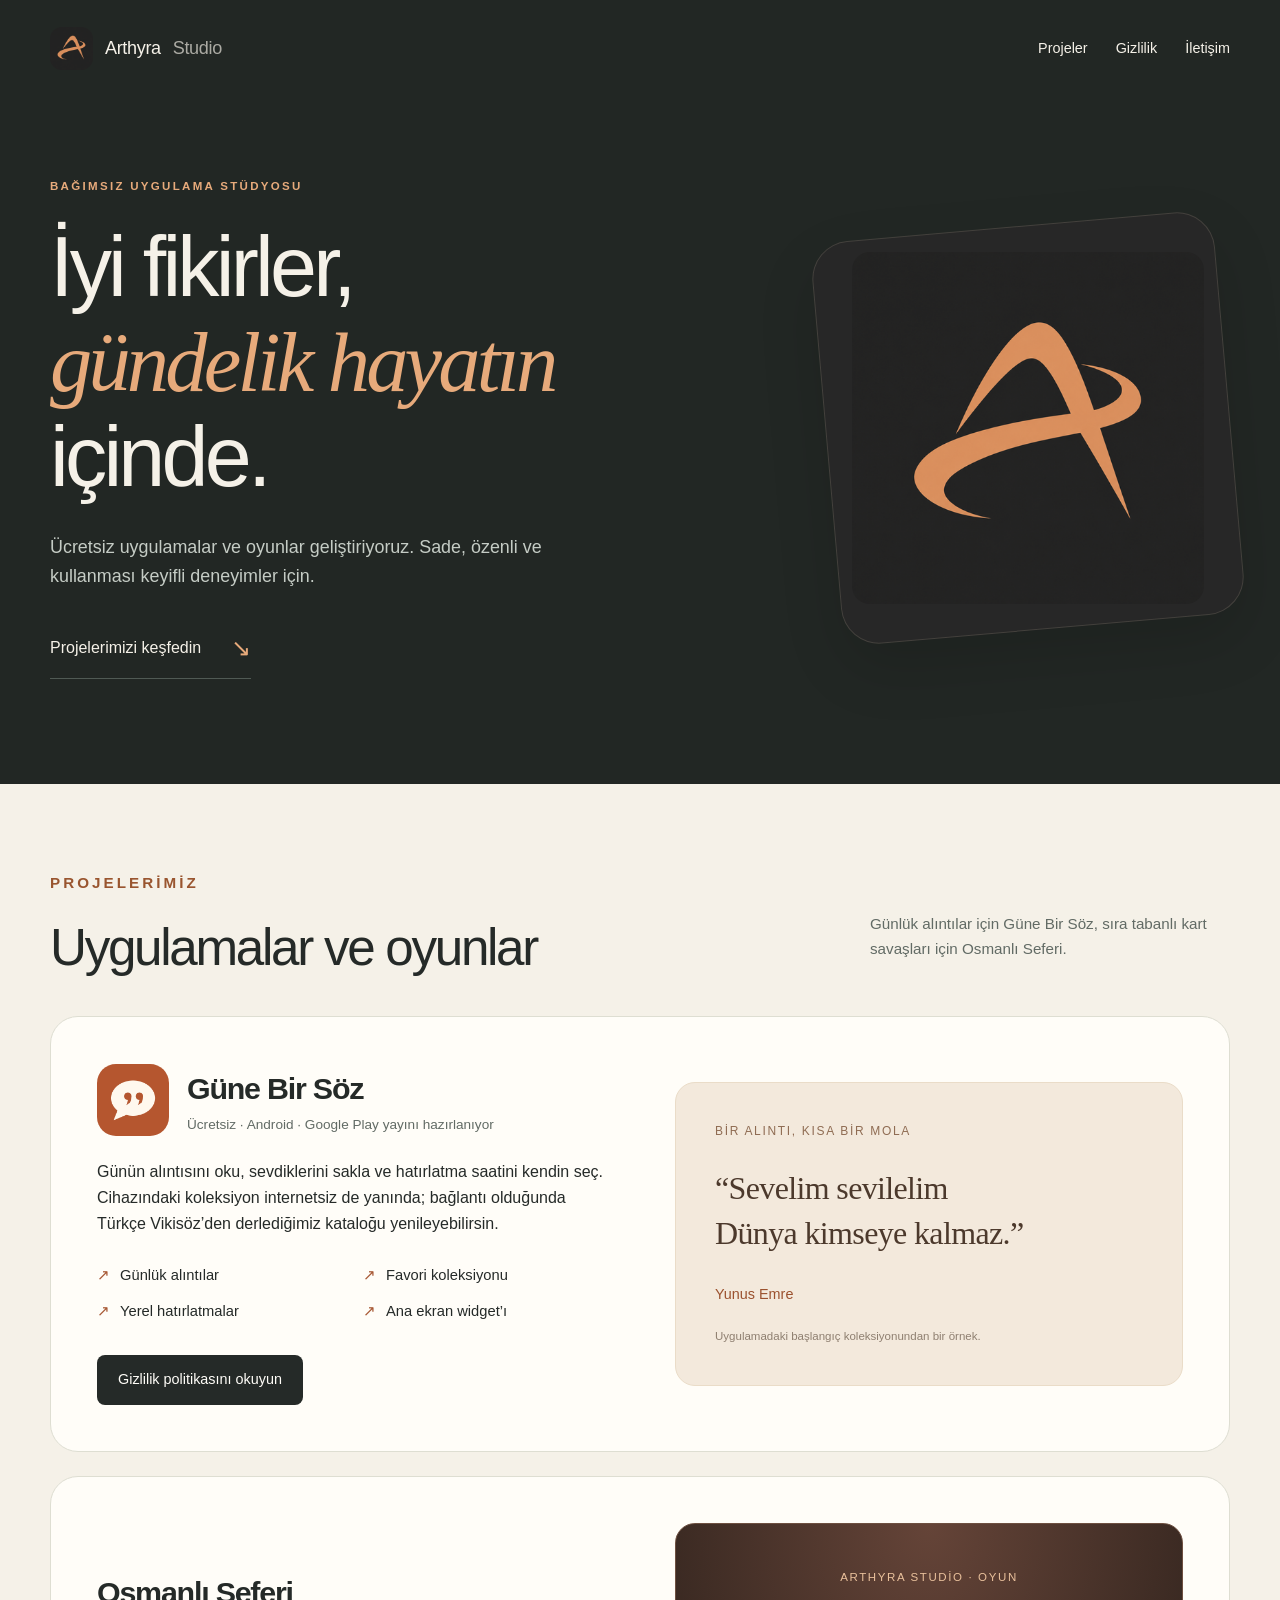
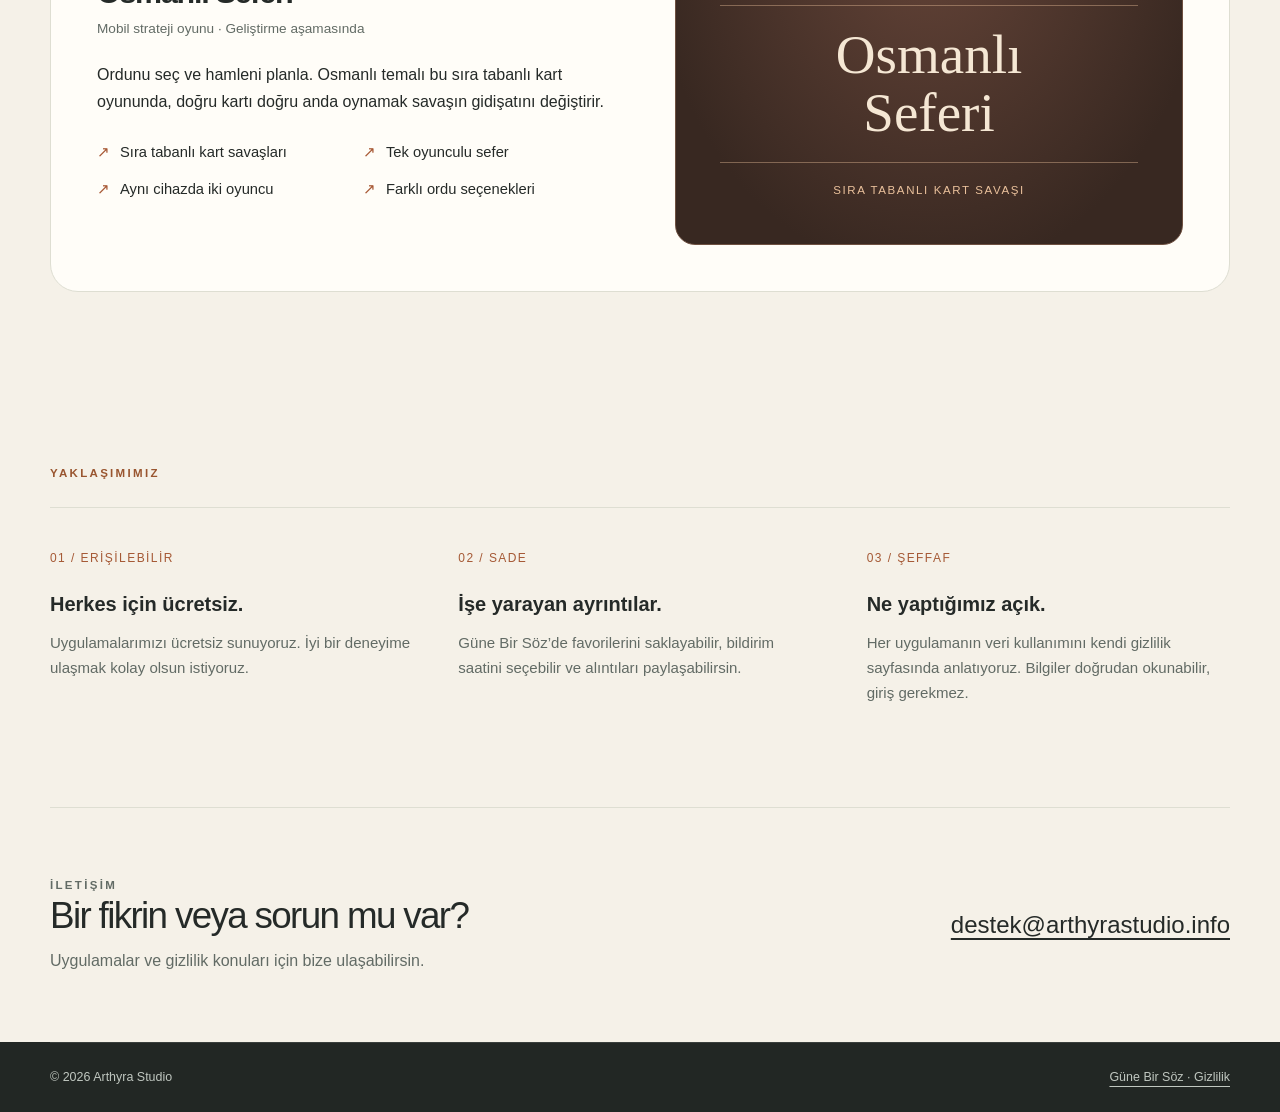
<file: docs/index.html>
<!doctype html><html lang="tr"><head><meta charset="utf-8"><meta name="viewport" content="width=device-width,initial-scale=1"><title>Arthyra Studio — Uygulamalar ve oyunlar</title><meta name="description" content="Arthyra Studio’nun projeleri: günlük alıntı uygulaması Güne Bir Söz ve sıra tabanlı kart oyunu Osmanlı Seferi."><meta name="theme-color" content="#222724"><link rel="icon" type="image/png" href="assets/arthyra-icon.png"><link rel="stylesheet" href="assets/site.css"><link rel="canonical" href="https://arthyrastudio.info/"><meta property="og:type" content="website"><meta property="og:site_name" content="Arthyra Studio"><meta property="og:title" content="Arthyra Studio — Uygulamalar ve oyunlar"><meta property="og:description" content="Arthyra Studio’nun projeleri: günlük alıntı uygulaması Güne Bir Söz ve sıra tabanlı kart oyunu Osmanlı Seferi."><meta property="og:url" content="https://arthyrastudio.info/"><meta property="og:image" content="https://arthyrastudio.info/assets/og-image.jpg"><meta property="og:image:width" content="1200"><meta property="og:image:height" content="630"><meta property="og:image:alt" content="Arthyra Studio"><meta property="og:locale" content="tr_TR"><meta name="twitter:card" content="summary_large_image"></head><body><a class="skip" href="#main">İçeriğe geç</a>
<div class="dark"><header class="wrap header"><a class="brand" href="./" aria-label="Arthyra Studio"><img src="assets/arthyra-icon.png" width="43" height="43" alt="">Arthyra <span>Studio</span></a><nav class="nav" aria-label="Ana menü"><a href="#uygulamalar">Projeler</a><a href="gunebirsoz/gizlilik/">Gizlilik</a><a href="#iletisim">İletişim</a></nav></header></div>
<main id="main"><div class="dark"><section class="wrap hero"><div><p class="eyebrow">Bağımsız uygulama stüdyosu</p><h1>İyi fikirler,<br><em>gündelik hayatın</em><br>içinde.</h1><p class="intro">Ücretsiz uygulamalar ve oyunlar geliştiriyoruz. Sade, özenli ve kullanması keyifli deneyimler için.</p><a class="arrowlink" href="#uygulamalar">Projelerimizi keşfedin <span aria-hidden="true">↘</span></a></div><div class="hero-mark" aria-hidden="true"><img src="assets/arthyra-icon.png" width="512" height="512" alt=""></div></section></div>
<section class="wrap section" id="uygulamalar"><div class="section-head"><div><p class="eyebrow">Projelerimiz</p><h2>Uygulamalar ve oyunlar</h2></div><p>Günlük alıntılar için Güne Bir Söz, sıra tabanlı kart savaşları için Osmanlı Seferi.</p></div>
<article class="app"><div><div class="app-header"><img src="assets/gunebirsoz-icon.png" width="72" height="72" alt="Güne Bir Söz simgesi"><div><h3>Güne Bir Söz</h3><p>Ücretsiz · Android · Google Play yayını hazırlanıyor</p></div></div><p>Günün alıntısını oku, sevdiklerini sakla ve hatırlatma saatini kendin seç. Cihazındaki koleksiyon internetsiz de yanında; bağlantı olduğunda Türkçe Vikisöz’den derlediğimiz kataloğu yenileyebilirsin.</p><ul class="features"><li>Günlük alıntılar</li><li>Favori koleksiyonu</li><li>Yerel hatırlatmalar</li><li>Ana ekran widget’ı</li></ul><a class="button" href="gunebirsoz/gizlilik/">Gizlilik politikasını okuyun</a></div><div class="quote-sample"><p class="small">Bir alıntı, kısa bir mola</p><blockquote>“Sevelim sevilelim<br>Dünya kimseye kalmaz.”</blockquote><cite>Yunus Emre</cite><p class="quote-caption">Uygulamadaki başlangıç koleksiyonundan bir örnek.</p></div></article>
<article class="app game" id="osmanli-seferi" aria-labelledby="osmanli-seferi-baslik">
  <div>
    <div class="app-header"><div><h3 id="osmanli-seferi-baslik">Osmanlı Seferi</h3><p>Mobil strateji oyunu · Geliştirme aşamasında</p></div></div>
    <p>Ordunu seç ve hamleni planla. Osmanlı temalı bu sıra tabanlı kart oyununda, doğru kartı doğru anda oynamak savaşın gidişatını değiştirir.</p>
    <ul class="features"><li>Sıra tabanlı kart savaşları</li><li>Tek oyunculu sefer</li><li>Aynı cihazda iki oyuncu</li><li>Farklı ordu seçenekleri</li></ul>
  </div>
  <div class="game-art" aria-hidden="true"><span class="game-art-label">Arthyra Studio · Oyun</span><span class="game-art-title">Osmanlı<br>Seferi</span><span class="game-art-label">Sıra tabanlı kart savaşı</span></div>
</article></section>
<section class="wrap section" id="yaklasim"><p class="eyebrow">Yaklaşımımız</p><div class="principles"><div><span class="number">01 / ERİŞİLEBİLİR</span><h3>Herkes için ücretsiz.</h3><p>Uygulamalarımızı ücretsiz sunuyoruz. İyi bir deneyime ulaşmak kolay olsun istiyoruz.</p></div><div><span class="number">02 / SADE</span><h3>İşe yarayan ayrıntılar.</h3><p>Güne Bir Söz’de favorilerini saklayabilir, bildirim saatini seçebilir ve alıntıları paylaşabilirsin.</p></div><div><span class="number">03 / ŞEFFAF</span><h3>Ne yaptığımız açık.</h3><p>Her uygulamanın veri kullanımını kendi gizlilik sayfasında anlatıyoruz. Bilgiler doğrudan okunabilir, giriş gerekmez.</p></div></div></section>
<section class="wrap contact" id="iletisim"><div><p class="eyebrow">İletişim</p><h2>Bir fikrin veya sorun mu var?</h2><p>Uygulamalar ve gizlilik konuları için bize ulaşabilirsin.</p></div><div class="contact-address"><a href="mailto:destek@arthyrastudio.info">destek@arthyrastudio.info</a></div></section></main>
<div class="dark"><footer class="wrap footer"><span>© 2026 Arthyra Studio</span><a href="gunebirsoz/gizlilik/">Güne Bir Söz · Gizlilik</a></footer></div></body></html>
</file>
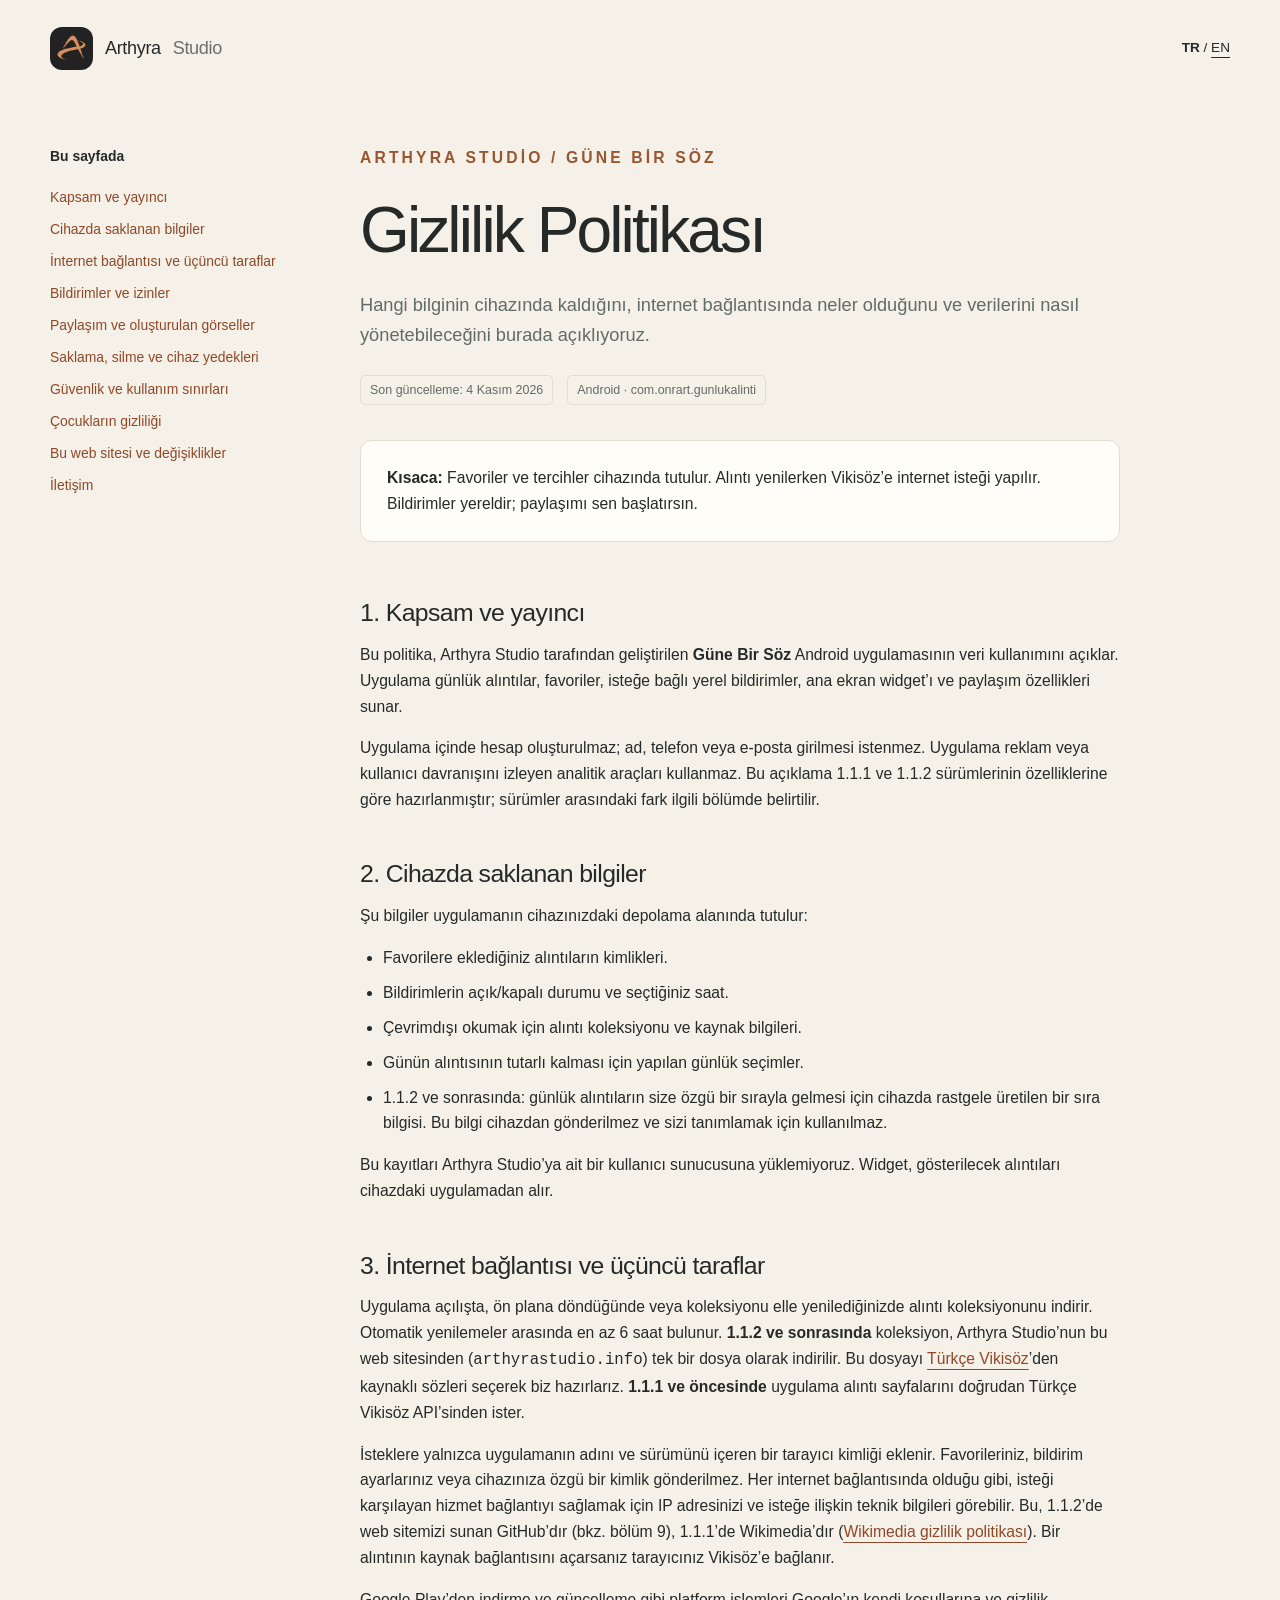
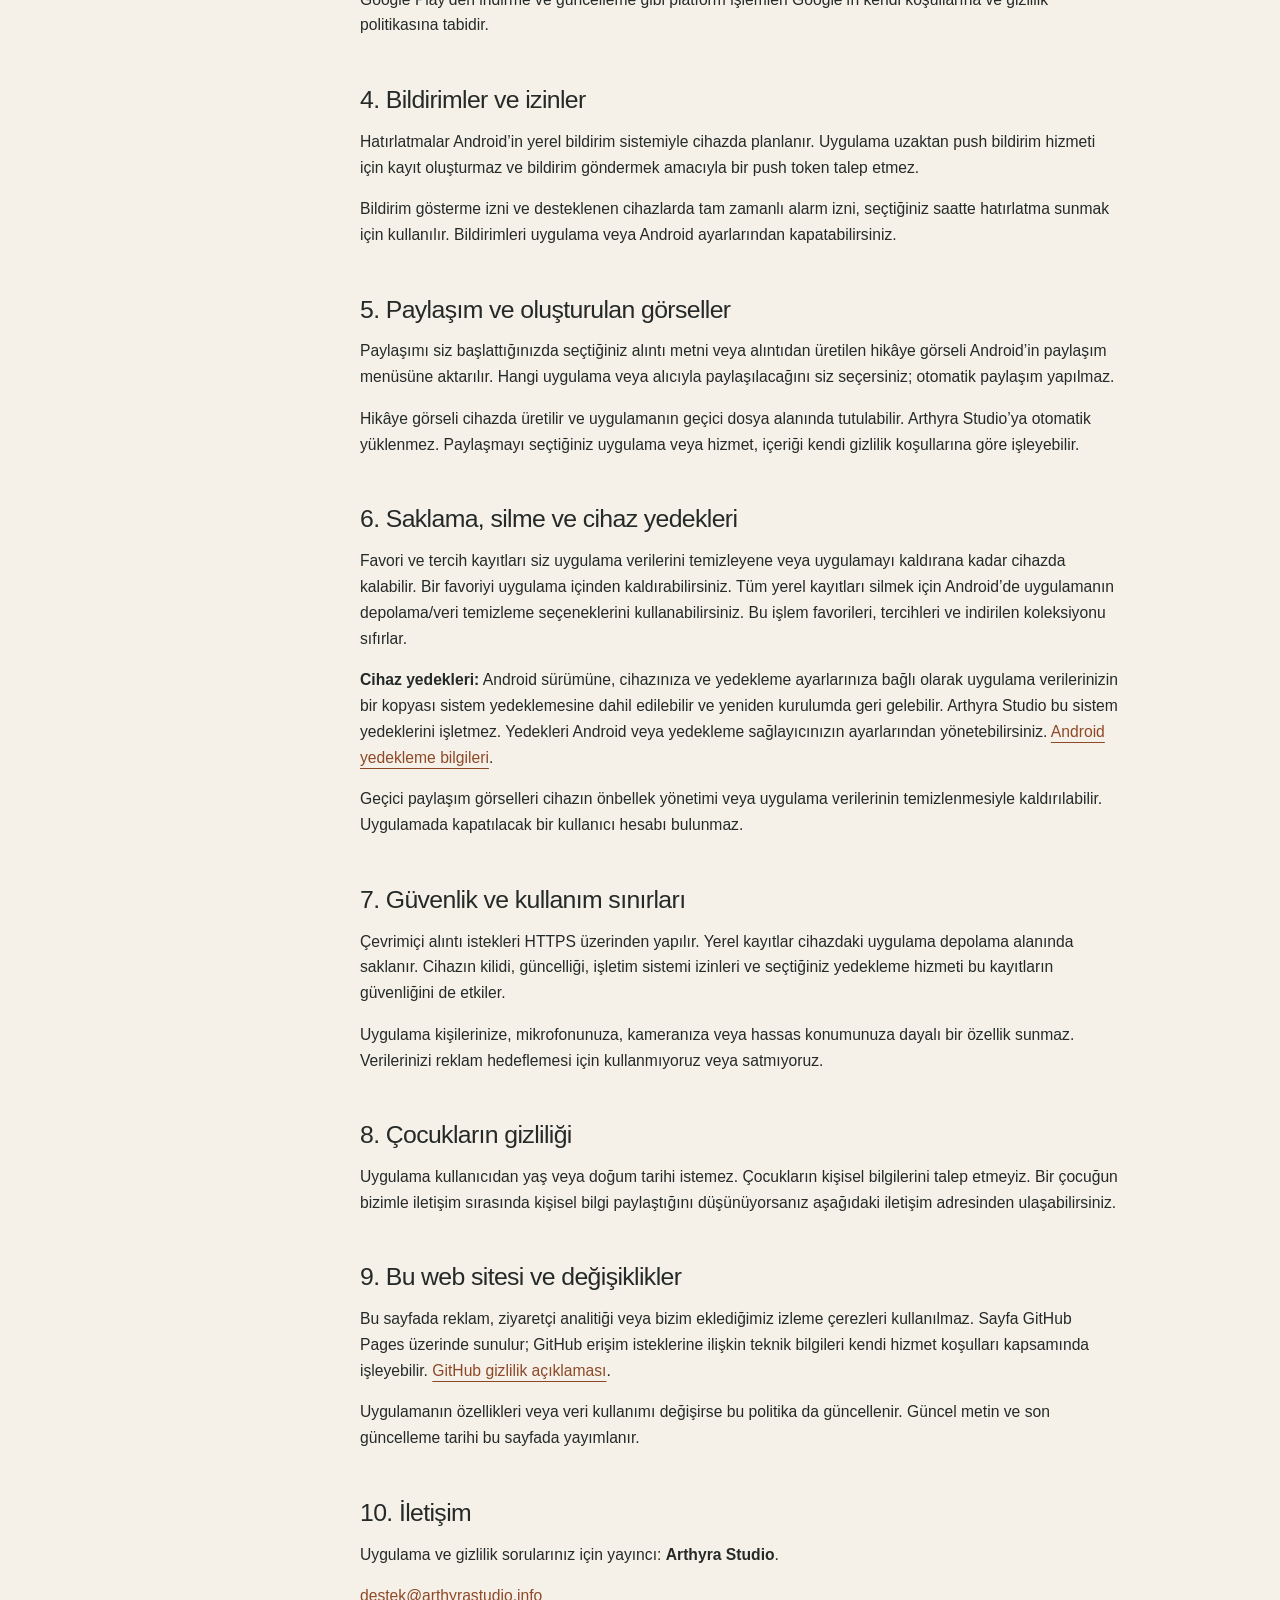
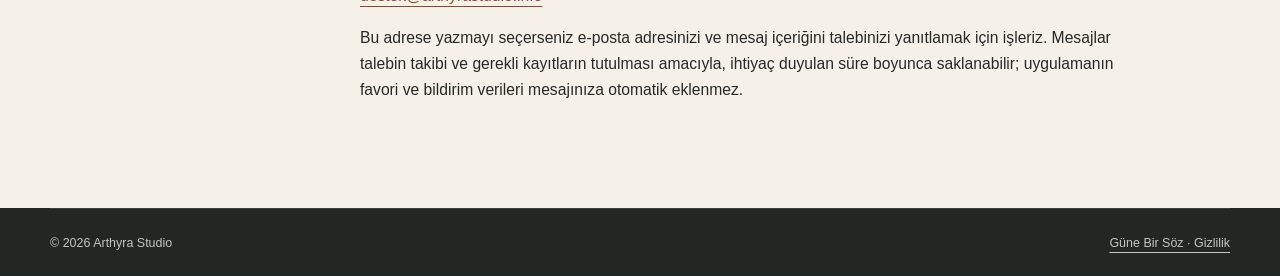
<file: docs/gunebirsoz/gizlilik/index.html>
<!doctype html><html lang="tr"><head><meta charset="utf-8"><meta name="viewport" content="width=device-width,initial-scale=1"><title>Güne Bir Söz — Gizlilik Politikası | Arthyra Studio</title><meta name="description" content="Hangi bilginin cihazında kaldığını, internet bağlantısında neler olduğunu ve verilerini nasıl yönetebileceğini burada açıklıyoruz."><meta name="theme-color" content="#222724"><link rel="icon" type="image/png" href="../../assets/arthyra-icon.png"><link rel="stylesheet" href="../../assets/site.css"><link rel="canonical" href="https://arthyrastudio.info/gunebirsoz/gizlilik/"><link rel="alternate" hreflang="tr" href="https://arthyrastudio.info/gunebirsoz/gizlilik/"><link rel="alternate" hreflang="en" href="https://arthyrastudio.info/gunebirsoz/privacy/"><link rel="alternate" hreflang="x-default" href="https://arthyrastudio.info/gunebirsoz/gizlilik/"><meta property="og:type" content="website"><meta property="og:site_name" content="Arthyra Studio"><meta property="og:title" content="Güne Bir Söz — Gizlilik Politikası | Arthyra Studio"><meta property="og:description" content="Hangi bilginin cihazında kaldığını, internet bağlantısında neler olduğunu ve verilerini nasıl yönetebileceğini burada açıklıyoruz."><meta property="og:url" content="https://arthyrastudio.info/gunebirsoz/gizlilik/"><meta property="og:image" content="https://arthyrastudio.info/assets/og-image.jpg"><meta property="og:image:width" content="1200"><meta property="og:image:height" content="630"><meta property="og:image:alt" content="Arthyra Studio"><meta property="og:locale" content="tr_TR"><meta name="twitter:card" content="summary_large_image"></head><body><a class="skip" href="#main">İçeriğe geç</a><header class="wrap header"><a class="brand" href="../../" aria-label="Arthyra Studio"><img src="../../assets/arthyra-icon.png" width="43" height="43" alt="">Arthyra <span>Studio</span></a><nav class="language" aria-label="Language"><a href="../gizlilik/" aria-current="page" lang="tr">TR</a> / <a href="../privacy/" lang="en">EN</a></nav></header><main class="wrap policy" id="main"><div class="policy-layout"><aside class="policy-index" aria-label="İçindekiler"><strong>Bu sayfada</strong><a href="#kapsam">Kapsam ve yayıncı</a><a href="#yerel">Cihazda saklanan bilgiler</a><a href="#internet">İnternet bağlantısı ve üçüncü taraflar</a><a href="#bildirim">Bildirimler ve izinler</a><a href="#paylasim">Paylaşım ve oluşturulan görseller</a><a href="#saklama">Saklama, silme ve cihaz yedekleri</a><a href="#guvenlik">Güvenlik ve kullanım sınırları</a><a href="#cocuklar">Çocukların gizliliği</a><a href="#site">Bu web sitesi ve değişiklikler</a><a href="#iletisim">İletişim</a></aside><article><p class="eyebrow">Arthyra Studio / Güne Bir Söz</p><h1>Gizlilik Politikası</h1><p class="lead">Hangi bilginin cihazında kaldığını, internet bağlantısında neler olduğunu ve verilerini nasıl yönetebileceğini burada açıklıyoruz.</p><div class="meta"><span>Son güncelleme: 4 Kasım 2026</span><span>Android · com.onrart.gunlukalinti</span></div><div class="summary"><p><strong>Kısaca:</strong> Favoriler ve tercihler cihazında tutulur. Alıntı yenilerken Vikisöz’e internet isteği yapılır. Bildirimler yereldir; paylaşımı sen başlatırsın.</p></div><section aria-labelledby="kapsam"><h2 id="kapsam">1. Kapsam ve yayıncı</h2><p>Bu politika, Arthyra Studio tarafından geliştirilen <strong>Güne Bir Söz</strong> Android uygulamasının veri kullanımını açıklar. Uygulama günlük alıntılar, favoriler, isteğe bağlı yerel bildirimler, ana ekran widget’ı ve paylaşım özellikleri sunar.</p><p>Uygulama içinde hesap oluşturulmaz; ad, telefon veya e-posta girilmesi istenmez. Uygulama reklam veya kullanıcı davranışını izleyen analitik araçları kullanmaz. Bu açıklama 1.1.1 ve 1.1.2 sürümlerinin özelliklerine göre hazırlanmıştır; sürümler arasındaki fark ilgili bölümde belirtilir.</p></section><section aria-labelledby="yerel"><h2 id="yerel">2. Cihazda saklanan bilgiler</h2><p>Şu bilgiler uygulamanın cihazınızdaki depolama alanında tutulur:</p><ul><li>Favorilere eklediğiniz alıntıların kimlikleri.</li><li>Bildirimlerin açık/kapalı durumu ve seçtiğiniz saat.</li><li>Çevrimdışı okumak için alıntı koleksiyonu ve kaynak bilgileri.</li><li>Günün alıntısının tutarlı kalması için yapılan günlük seçimler.</li><li>1.1.2 ve sonrasında: günlük alıntıların size özgü bir sırayla gelmesi için cihazda rastgele üretilen bir sıra bilgisi. Bu bilgi cihazdan gönderilmez ve sizi tanımlamak için kullanılmaz.</li></ul><p>Bu kayıtları Arthyra Studio’ya ait bir kullanıcı sunucusuna yüklemiyoruz. Widget, gösterilecek alıntıları cihazdaki uygulamadan alır.</p></section><section aria-labelledby="internet"><h2 id="internet">3. İnternet bağlantısı ve üçüncü taraflar</h2><p>Uygulama açılışta, ön plana döndüğünde veya koleksiyonu elle yenilediğinizde alıntı koleksiyonunu indirir. Otomatik yenilemeler arasında en az 6 saat bulunur. <strong>1.1.2 ve sonrasında</strong> koleksiyon, Arthyra Studio’nun bu web sitesinden (<code>arthyrastudio.info</code>) tek bir dosya olarak indirilir. Bu dosyayı <a href="https://tr.wikiquote.org/">Türkçe Vikisöz</a>’den kaynaklı sözleri seçerek biz hazırlarız. <strong>1.1.1 ve öncesinde</strong> uygulama alıntı sayfalarını doğrudan Türkçe Vikisöz API’sinden ister.</p><p>İsteklere yalnızca uygulamanın adını ve sürümünü içeren bir tarayıcı kimliği eklenir. Favorileriniz, bildirim ayarlarınız veya cihazınıza özgü bir kimlik gönderilmez. Her internet bağlantısında olduğu gibi, isteği karşılayan hizmet bağlantıyı sağlamak için IP adresinizi ve isteğe ilişkin teknik bilgileri görebilir. Bu, 1.1.2’de web sitemizi sunan GitHub’dır (bkz. bölüm 9), 1.1.1’de Wikimedia’dır (<a href="https://foundation.wikimedia.org/wiki/Policy:Privacy_policy">Wikimedia gizlilik politikası</a>). Bir alıntının kaynak bağlantısını açarsanız tarayıcınız Vikisöz’e bağlanır.</p><p>Google Play’den indirme ve güncelleme gibi platform işlemleri Google’ın kendi koşullarına ve gizlilik politikasına tabidir.</p></section><section aria-labelledby="bildirim"><h2 id="bildirim">4. Bildirimler ve izinler</h2><p>Hatırlatmalar Android’in yerel bildirim sistemiyle cihazda planlanır. Uygulama uzaktan push bildirim hizmeti için kayıt oluşturmaz ve bildirim göndermek amacıyla bir push token talep etmez.</p><p>Bildirim gösterme izni ve desteklenen cihazlarda tam zamanlı alarm izni, seçtiğiniz saatte hatırlatma sunmak için kullanılır. Bildirimleri uygulama veya Android ayarlarından kapatabilirsiniz.</p></section><section aria-labelledby="paylasim"><h2 id="paylasim">5. Paylaşım ve oluşturulan görseller</h2><p>Paylaşımı siz başlattığınızda seçtiğiniz alıntı metni veya alıntıdan üretilen hikâye görseli Android’in paylaşım menüsüne aktarılır. Hangi uygulama veya alıcıyla paylaşılacağını siz seçersiniz; otomatik paylaşım yapılmaz.</p><p>Hikâye görseli cihazda üretilir ve uygulamanın geçici dosya alanında tutulabilir. Arthyra Studio’ya otomatik yüklenmez. Paylaşmayı seçtiğiniz uygulama veya hizmet, içeriği kendi gizlilik koşullarına göre işleyebilir.</p></section><section aria-labelledby="saklama"><h2 id="saklama">6. Saklama, silme ve cihaz yedekleri</h2><p>Favori ve tercih kayıtları siz uygulama verilerini temizleyene veya uygulamayı kaldırana kadar cihazda kalabilir. Bir favoriyi uygulama içinden kaldırabilirsiniz. Tüm yerel kayıtları silmek için Android’de uygulamanın depolama/veri temizleme seçeneklerini kullanabilirsiniz. Bu işlem favorileri, tercihleri ve indirilen koleksiyonu sıfırlar.</p><p><strong>Cihaz yedekleri:</strong> Android sürümüne, cihazınıza ve yedekleme ayarlarınıza bağlı olarak uygulama verilerinizin bir kopyası sistem yedeklemesine dahil edilebilir ve yeniden kurulumda geri gelebilir. Arthyra Studio bu sistem yedeklerini işletmez. Yedekleri Android veya yedekleme sağlayıcınızın ayarlarından yönetebilirsiniz. <a href="https://support.google.com/android/answer/2819582?hl=tr">Android yedekleme bilgileri</a>.</p><p>Geçici paylaşım görselleri cihazın önbellek yönetimi veya uygulama verilerinin temizlenmesiyle kaldırılabilir. Uygulamada kapatılacak bir kullanıcı hesabı bulunmaz.</p></section><section aria-labelledby="guvenlik"><h2 id="guvenlik">7. Güvenlik ve kullanım sınırları</h2><p>Çevrimiçi alıntı istekleri HTTPS üzerinden yapılır. Yerel kayıtlar cihazdaki uygulama depolama alanında saklanır. Cihazın kilidi, güncelliği, işletim sistemi izinleri ve seçtiğiniz yedekleme hizmeti bu kayıtların güvenliğini de etkiler.</p><p>Uygulama kişilerinize, mikrofonunuza, kameranıza veya hassas konumunuza dayalı bir özellik sunmaz. Verilerinizi reklam hedeflemesi için kullanmıyoruz veya satmıyoruz.</p></section><section aria-labelledby="cocuklar"><h2 id="cocuklar">8. Çocukların gizliliği</h2><p>Uygulama kullanıcıdan yaş veya doğum tarihi istemez. Çocukların kişisel bilgilerini talep etmeyiz. Bir çocuğun bizimle iletişim sırasında kişisel bilgi paylaştığını düşünüyorsanız aşağıdaki iletişim adresinden ulaşabilirsiniz.</p></section><section aria-labelledby="site"><h2 id="site">9. Bu web sitesi ve değişiklikler</h2><p>Bu sayfada reklam, ziyaretçi analitiği veya bizim eklediğimiz izleme çerezleri kullanılmaz. Sayfa GitHub Pages üzerinde sunulur; GitHub erişim isteklerine ilişkin teknik bilgileri kendi hizmet koşulları kapsamında işleyebilir. <a href="https://docs.github.com/en/site-policy/privacy-policies/github-general-privacy-statement">GitHub gizlilik açıklaması</a>.</p><p>Uygulamanın özellikleri veya veri kullanımı değişirse bu politika da güncellenir. Güncel metin ve son güncelleme tarihi bu sayfada yayımlanır.</p></section><section aria-labelledby="iletisim"><h2 id="iletisim">10. İletişim</h2><p>Uygulama ve gizlilik sorularınız için yayıncı: <strong>Arthyra Studio</strong>.</p><p><a href="mailto:destek@arthyrastudio.info">destek@arthyrastudio.info</a></p><p>Bu adrese yazmayı seçerseniz e-posta adresinizi ve mesaj içeriğini talebinizi yanıtlamak için işleriz. Mesajlar talebin takibi ve gerekli kayıtların tutulması amacıyla, ihtiyaç duyulan süre boyunca saklanabilir; uygulamanın favori ve bildirim verileri mesajınıza otomatik eklenmez.</p></section></article></div></main><div class="dark"><footer class="wrap footer"><span>© 2026 Arthyra Studio</span><a href="../../gunebirsoz/gizlilik/">Güne Bir Söz · Gizlilik</a></footer></div></body></html>
</file>
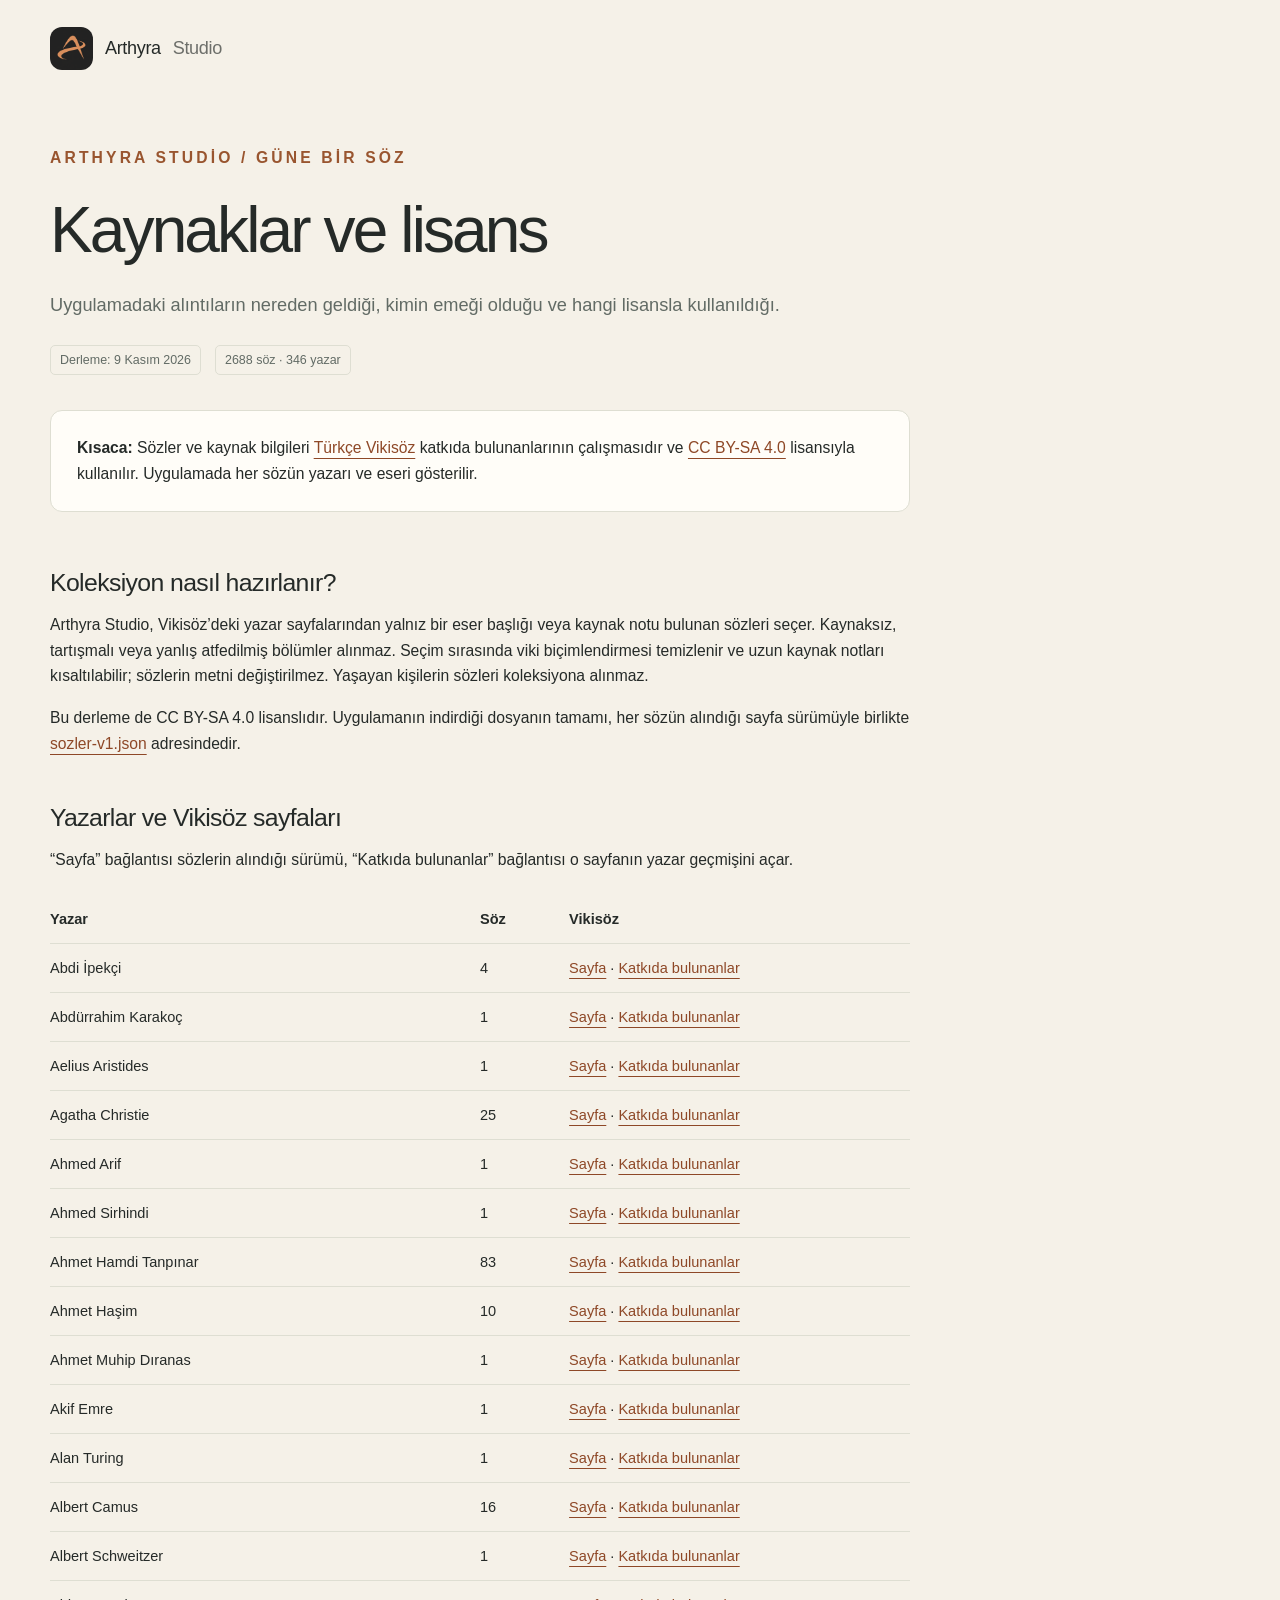
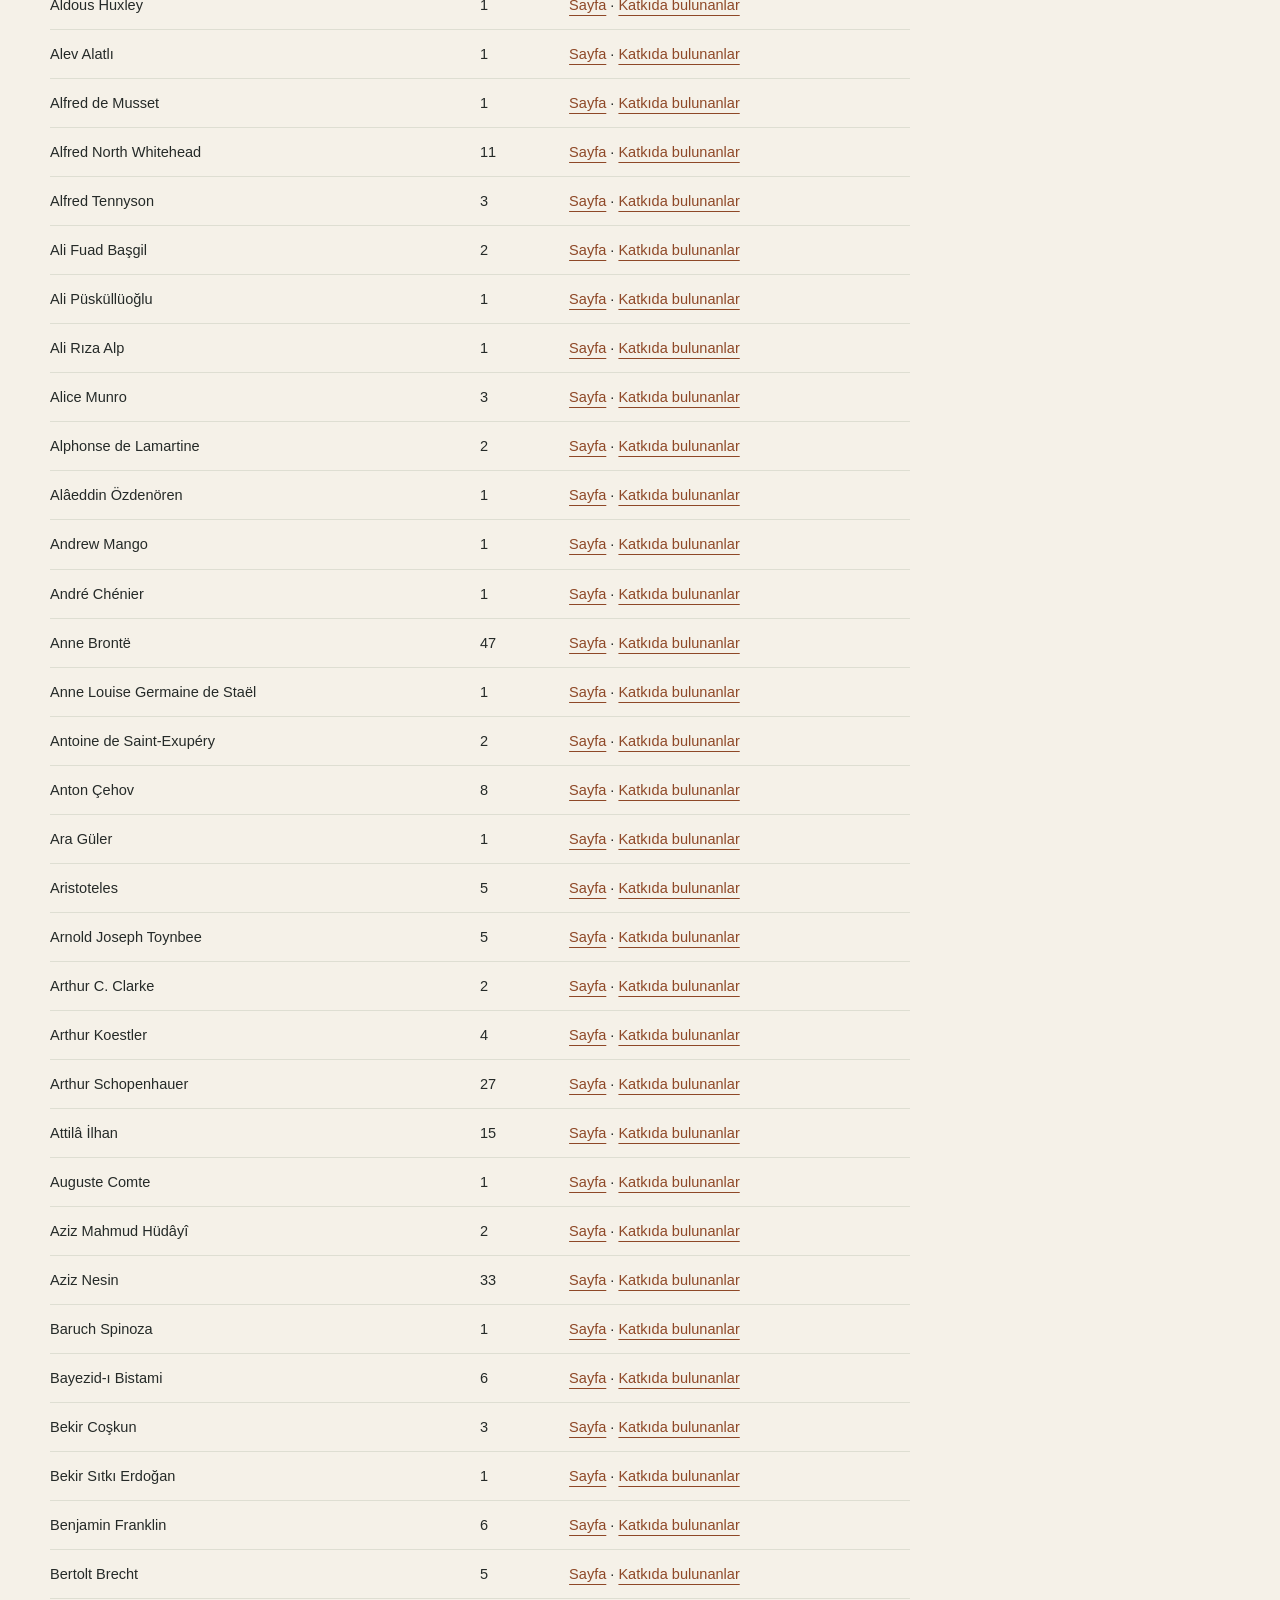
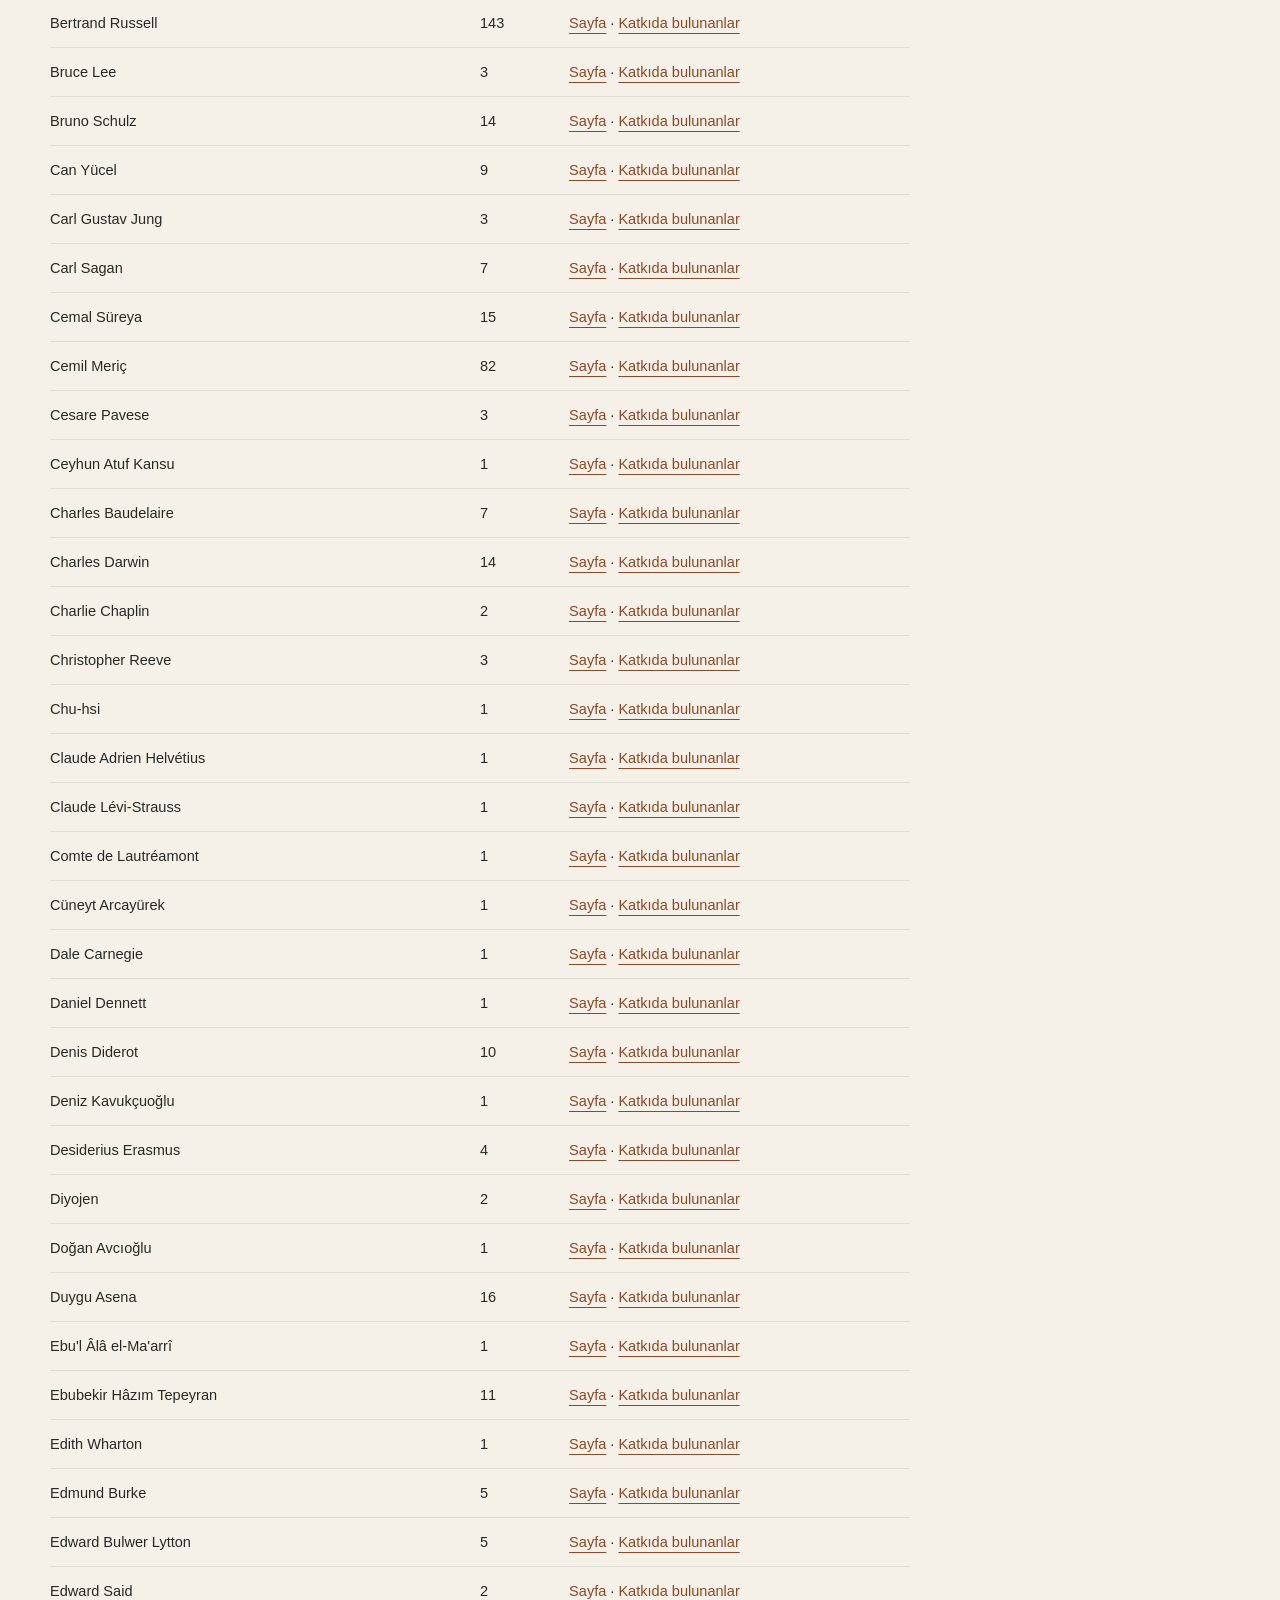
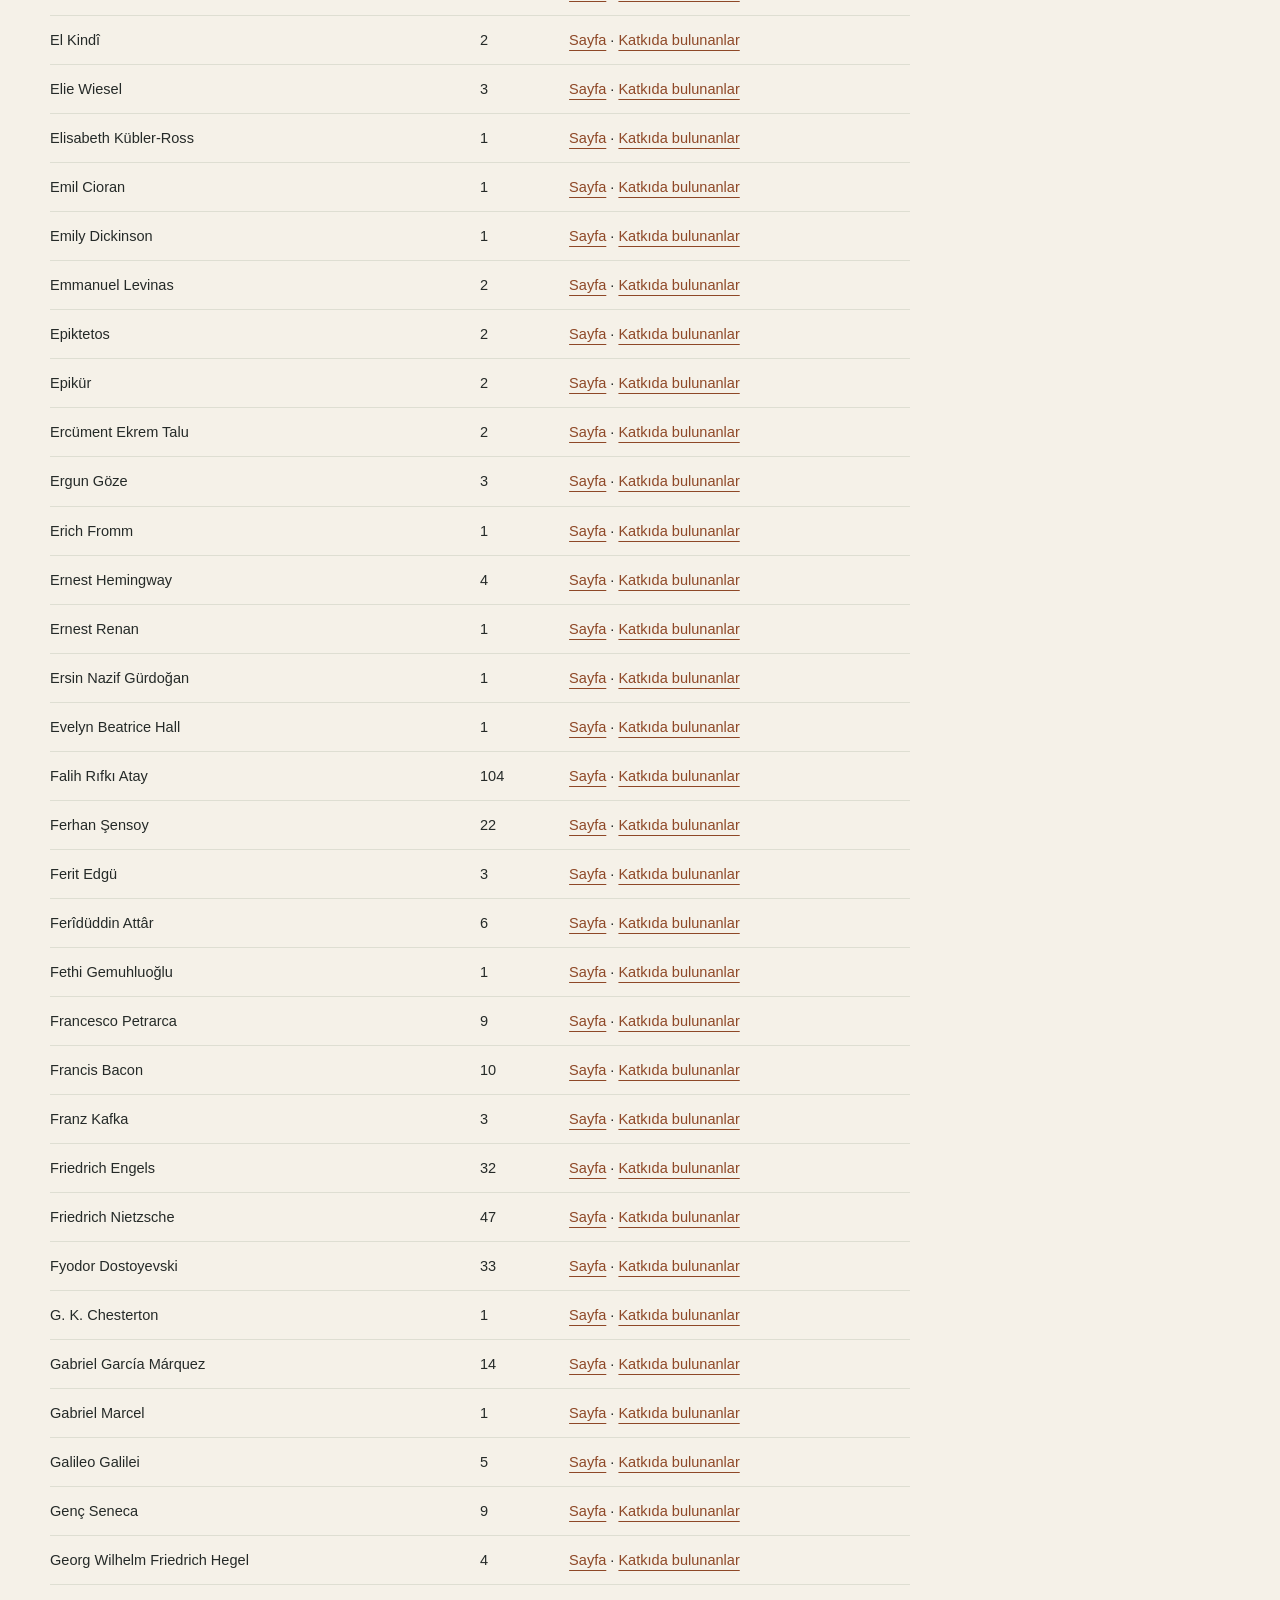
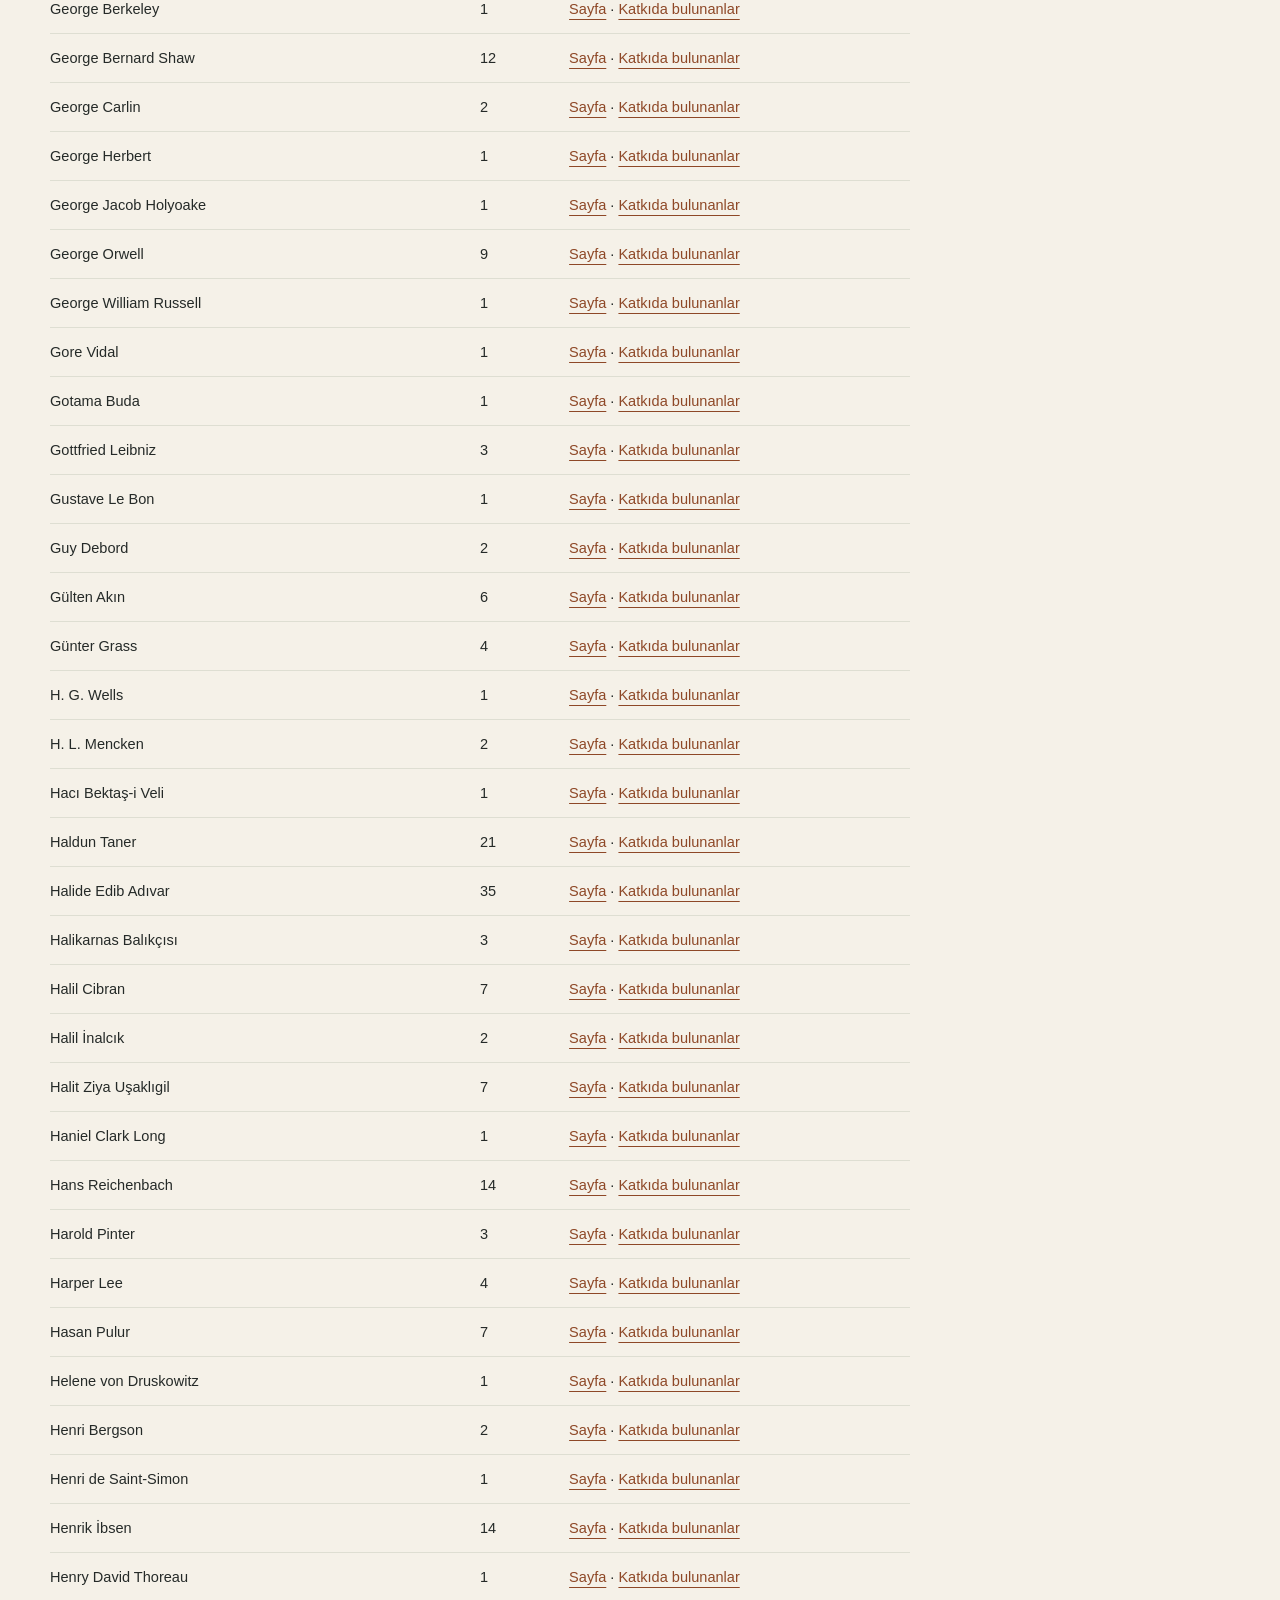
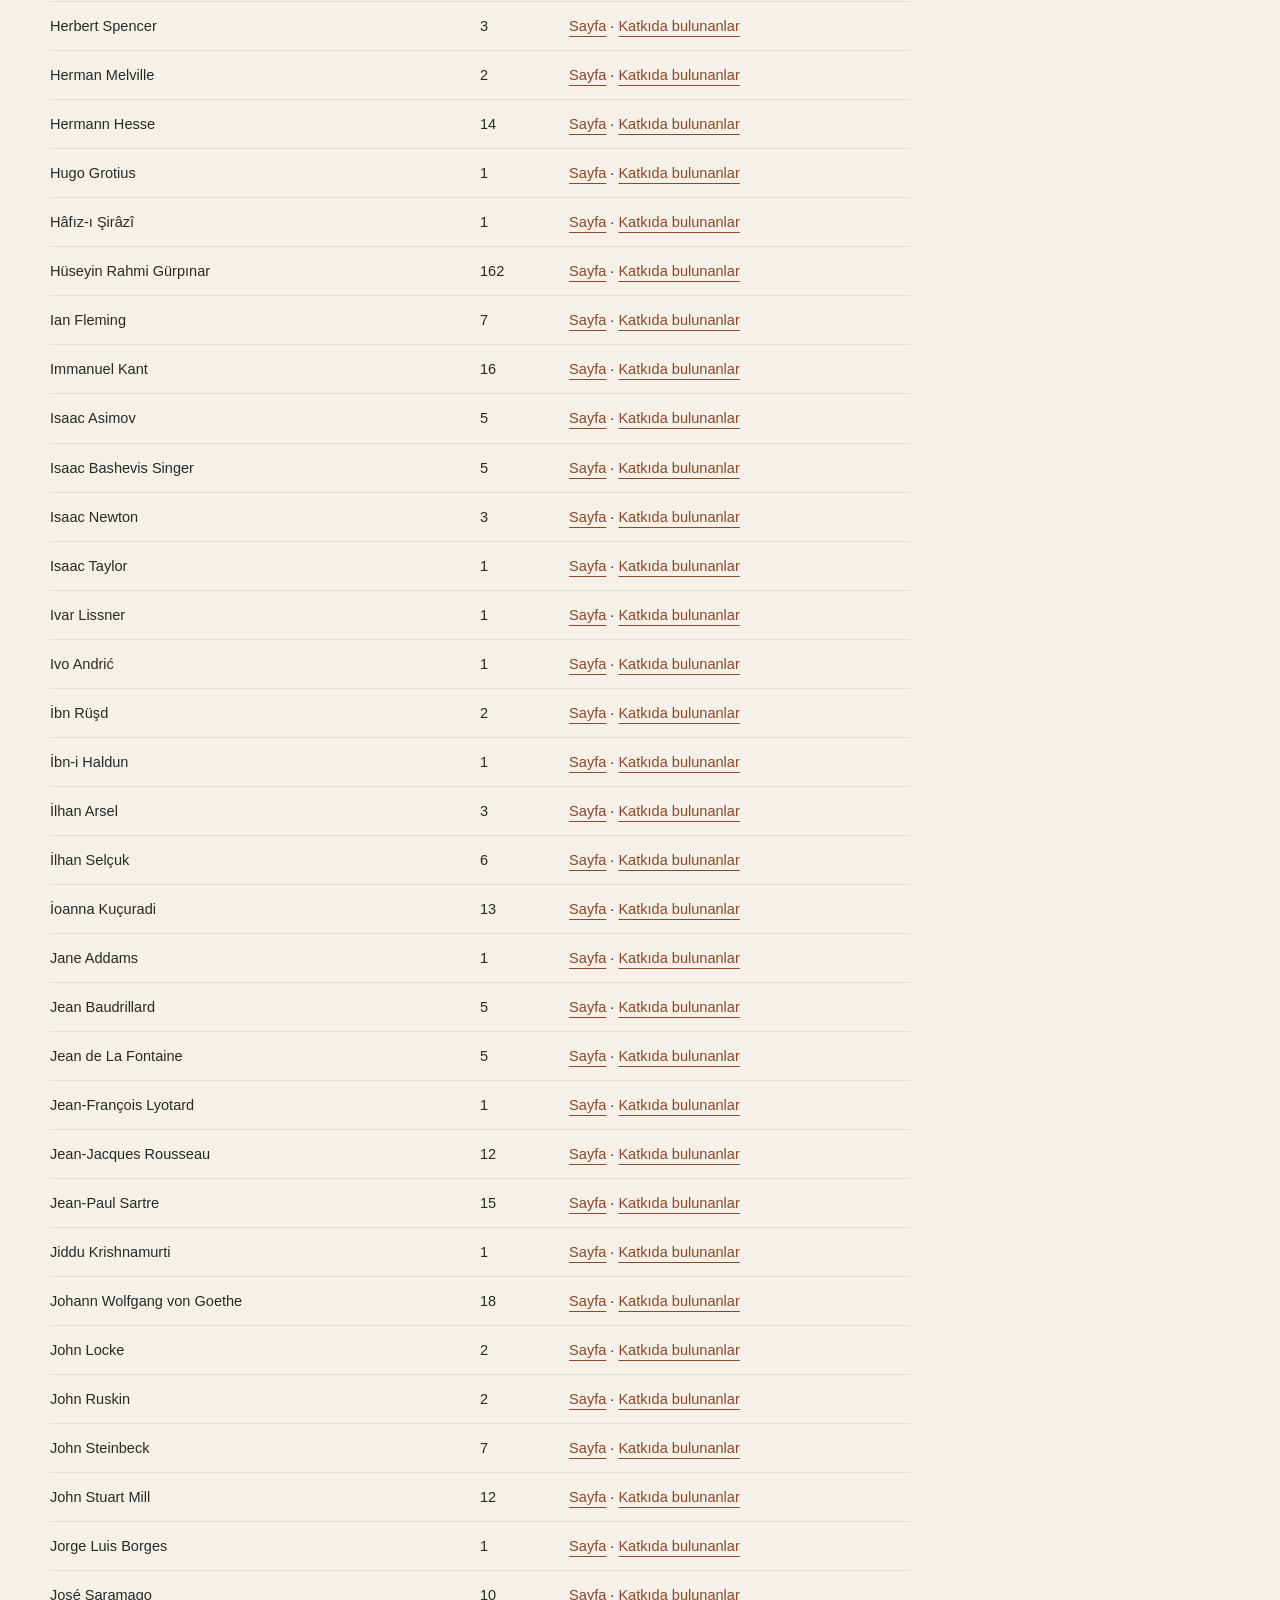
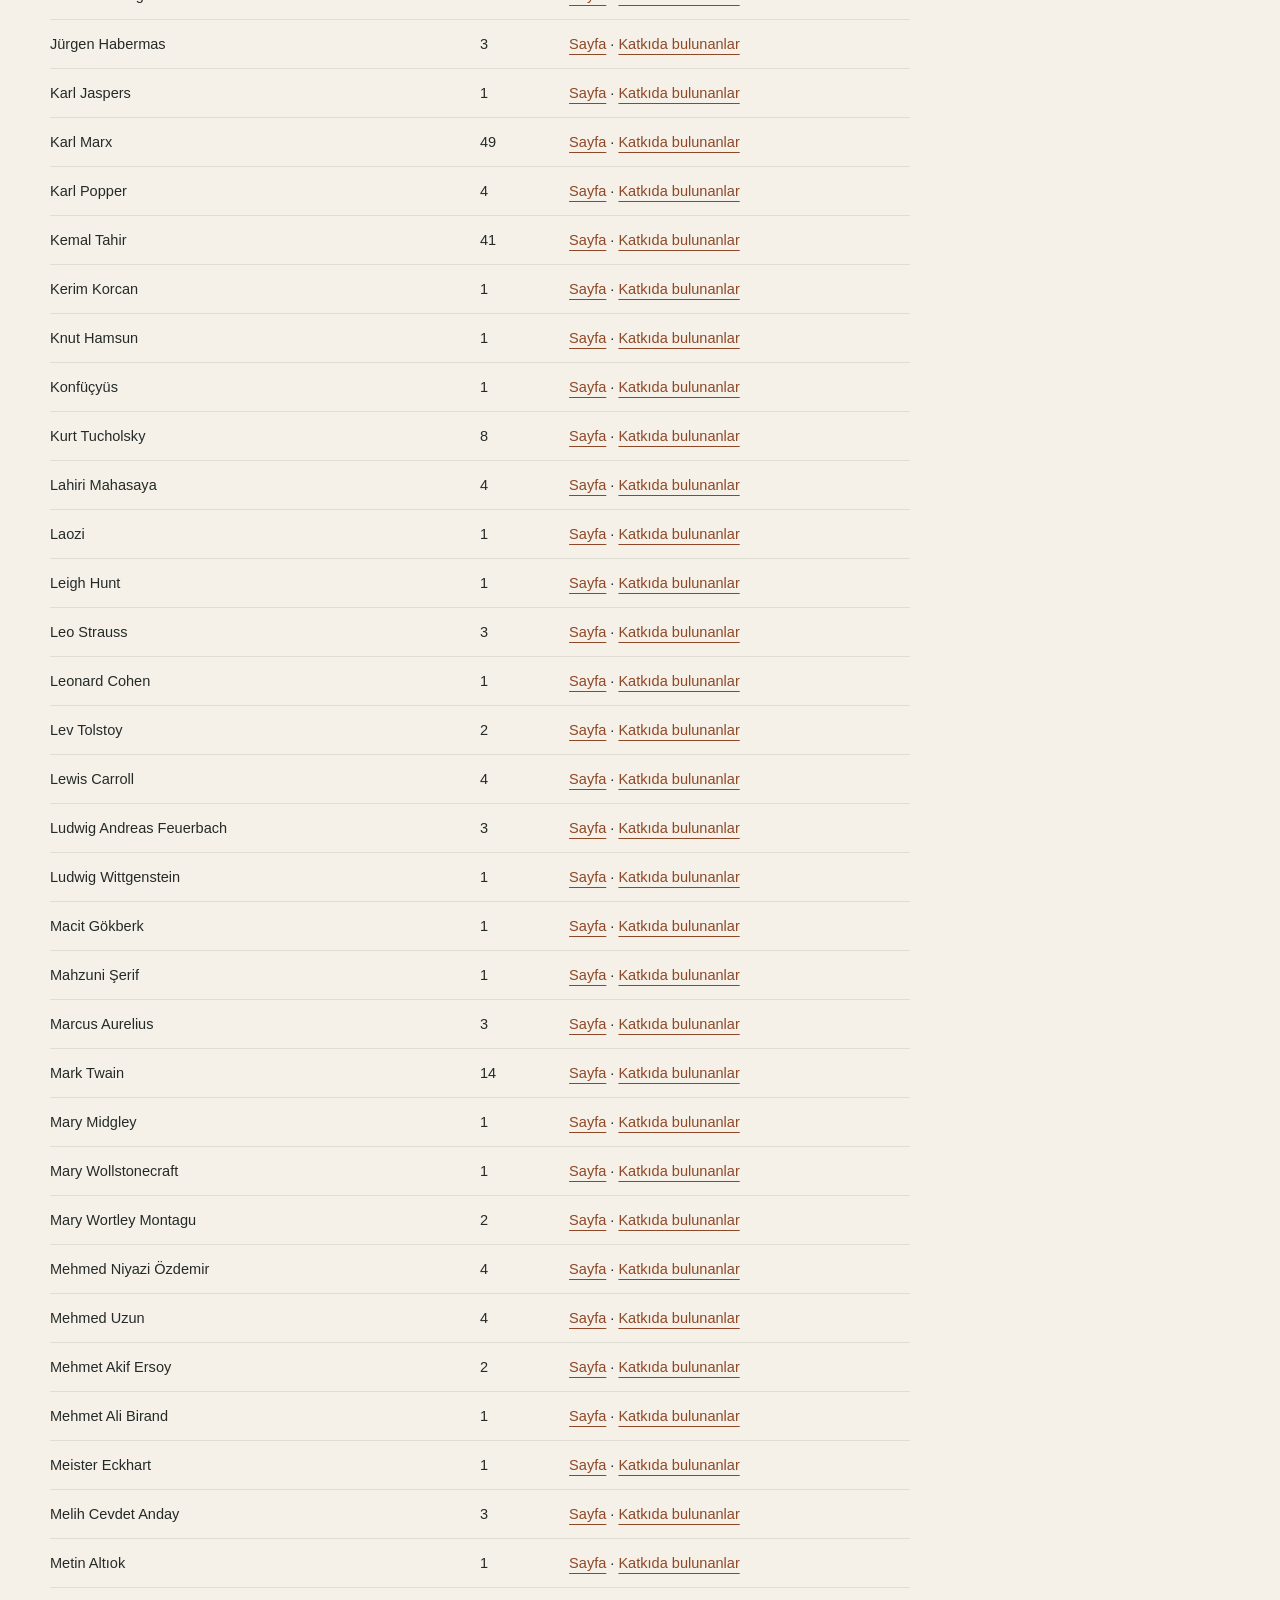
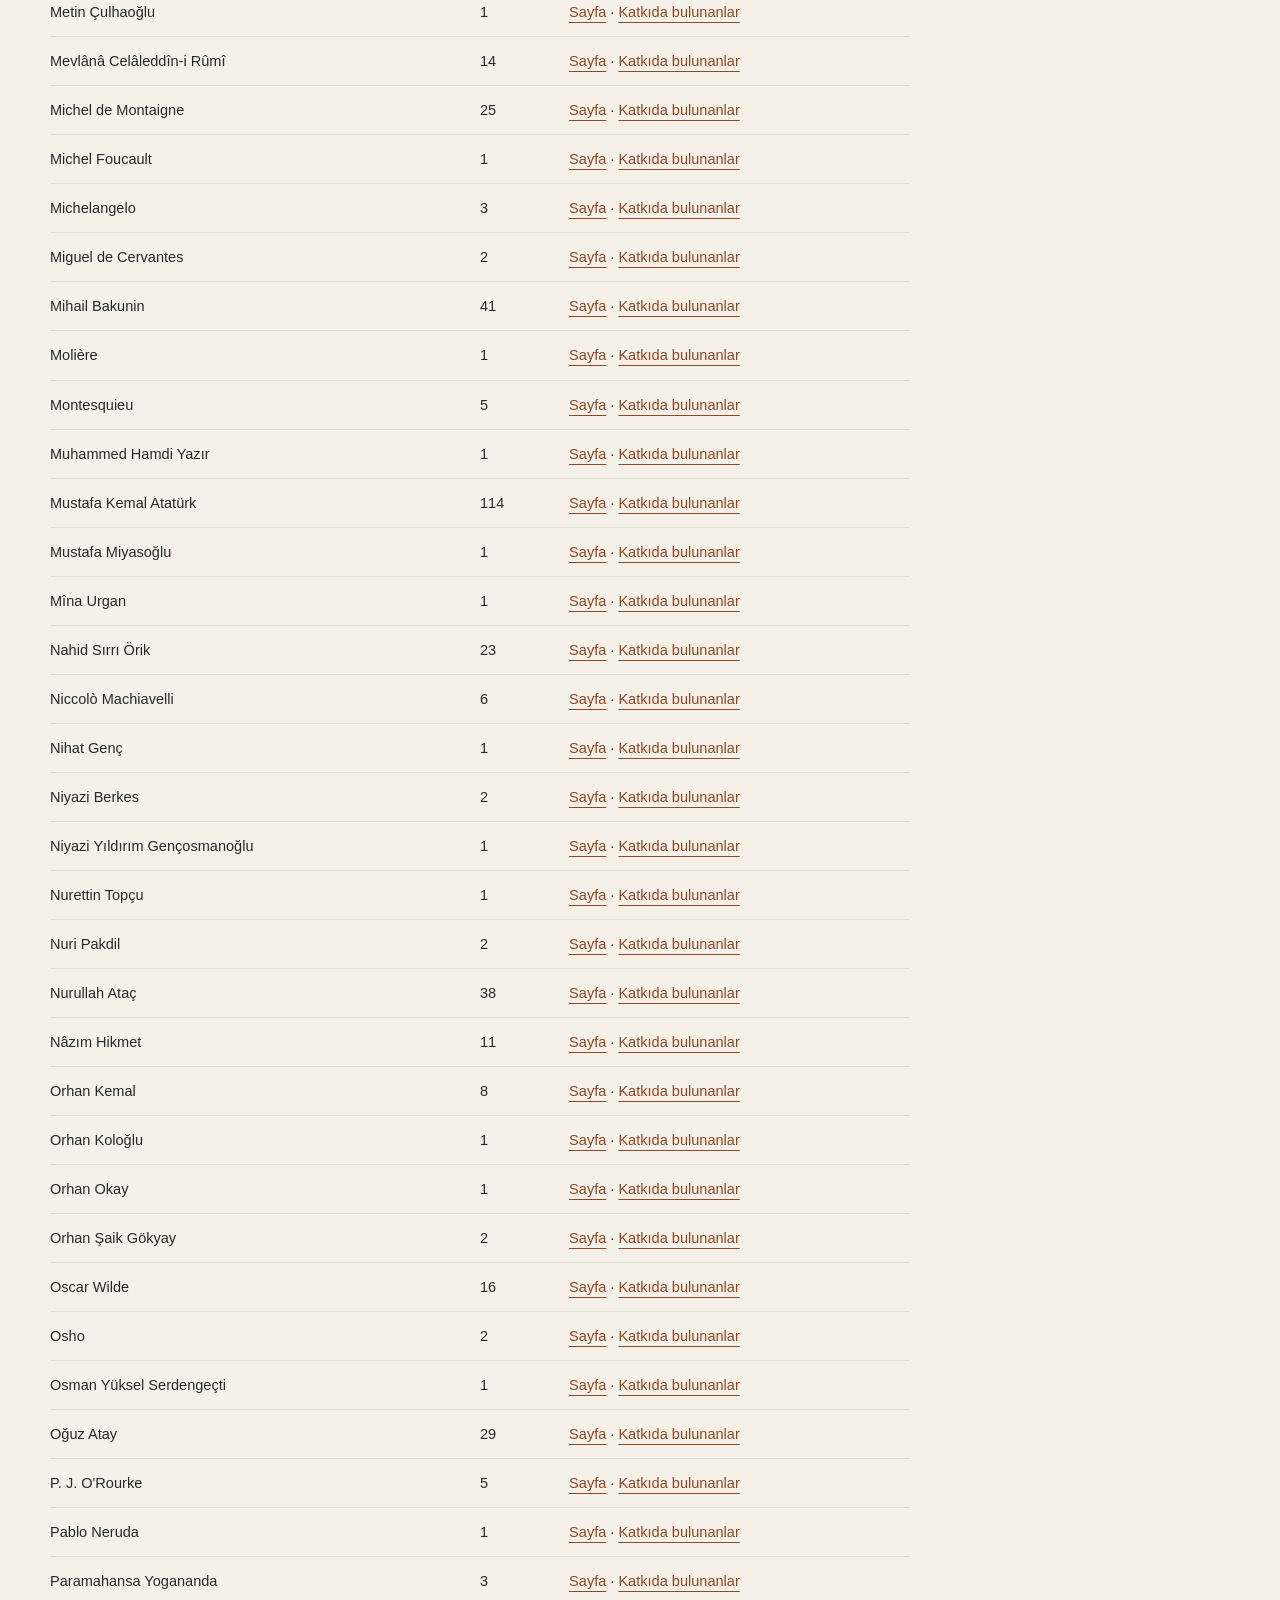
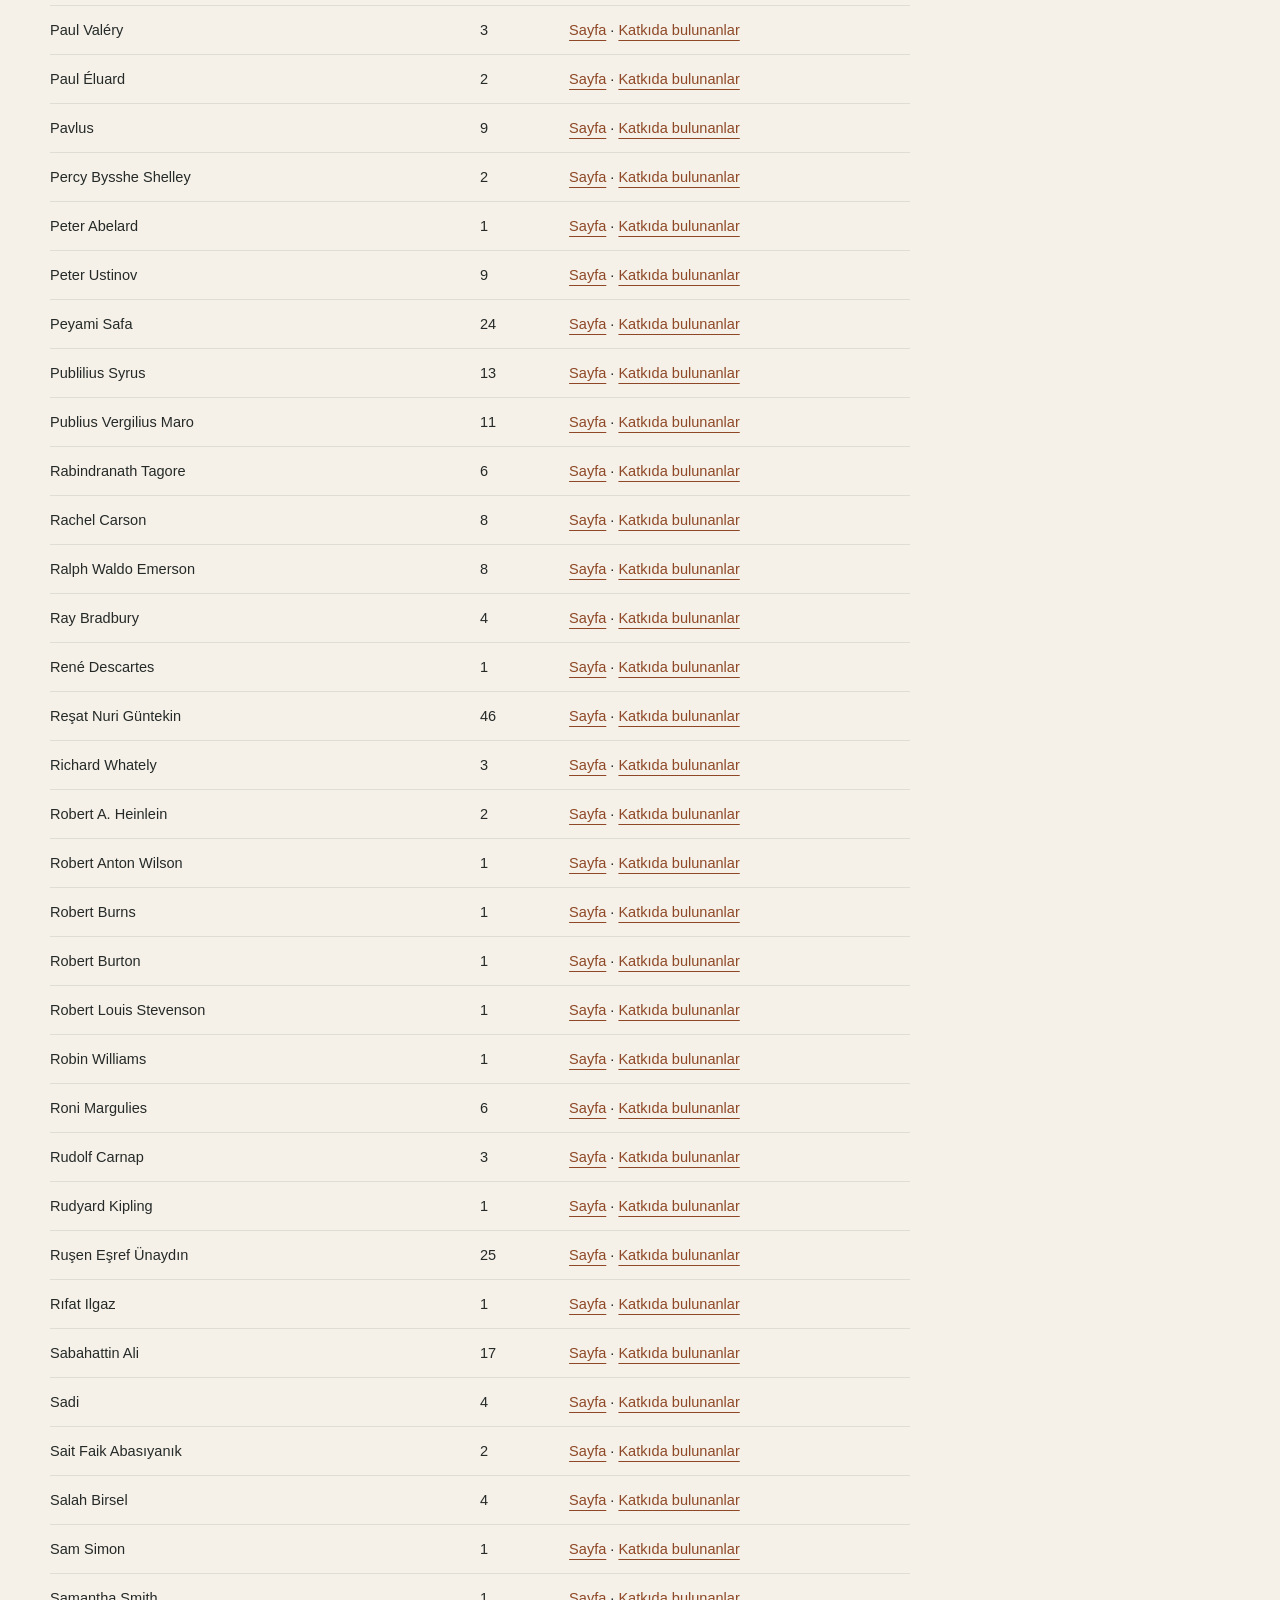
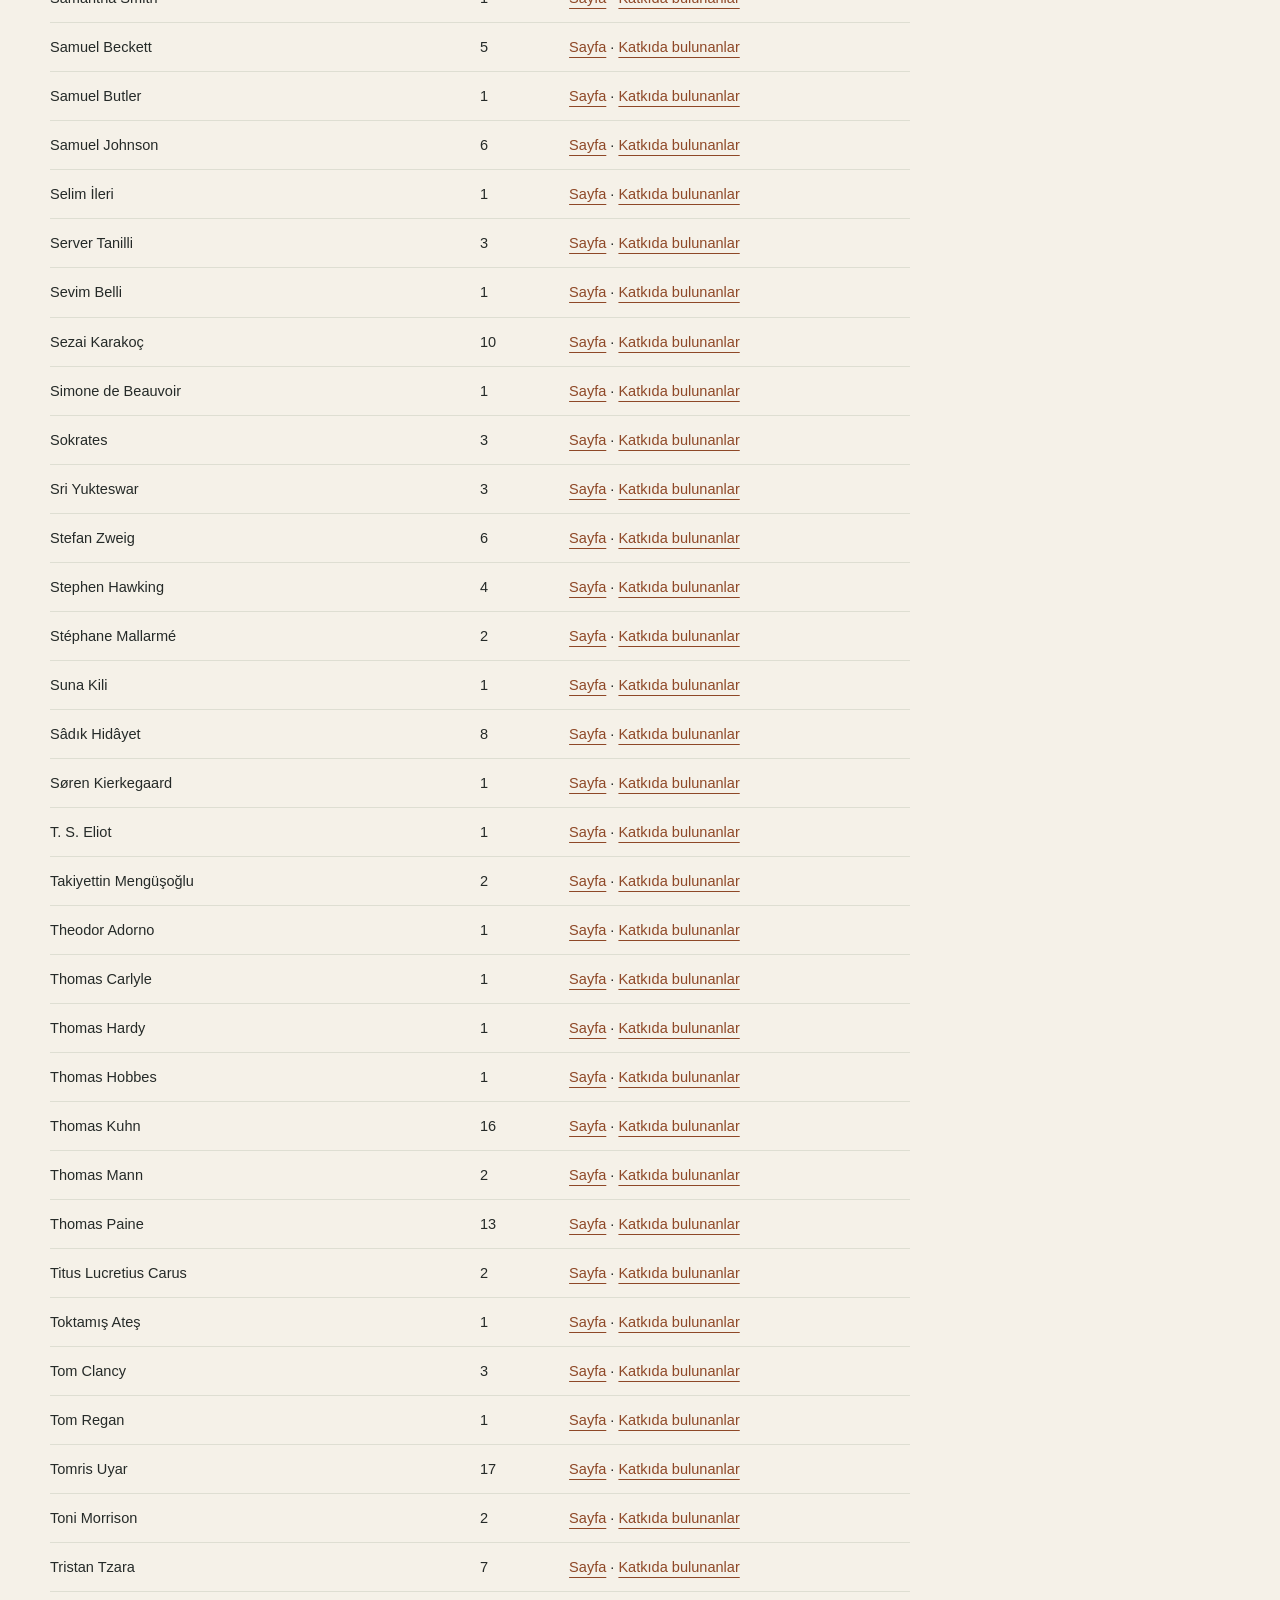
<file: docs/gunebirsoz/kaynaklar/index.html>
<!doctype html><html lang="tr"><head><meta charset="utf-8"><meta name="viewport" content="width=device-width,initial-scale=1"><title>Güne Bir Söz — Kaynaklar ve lisans | Arthyra Studio</title><meta name="description" content="Uygulamadaki alıntıların nereden geldiği, kimin emeği olduğu ve hangi lisansla kullanıldığı."><meta name="theme-color" content="#222724"><link rel="icon" type="image/png" href="../../assets/arthyra-icon.png"><link rel="stylesheet" href="../../assets/site.css"><link rel="canonical" href="https://arthyrastudio.info/gunebirsoz/kaynaklar/"><meta property="og:type" content="website"><meta property="og:site_name" content="Arthyra Studio"><meta property="og:title" content="Güne Bir Söz — Kaynaklar ve lisans | Arthyra Studio"><meta property="og:description" content="Uygulamadaki alıntıların nereden geldiği, kimin emeği olduğu ve hangi lisansla kullanıldığı."><meta property="og:url" content="https://arthyrastudio.info/gunebirsoz/kaynaklar/"><meta property="og:image" content="https://arthyrastudio.info/assets/og-image.jpg"><meta property="og:image:width" content="1200"><meta property="og:image:height" content="630"><meta property="og:image:alt" content="Arthyra Studio"><meta property="og:locale" content="tr_TR"><meta name="twitter:card" content="summary_large_image"></head><body><a class="skip" href="#main">İçeriğe geç</a><header class="wrap header"><a class="brand" href="../../" aria-label="Arthyra Studio"><img src="../../assets/arthyra-icon.png" width="43" height="43" alt="">Arthyra <span>Studio</span></a></header><main class="wrap policy" id="main"><article class="sources"><p class="eyebrow">Arthyra Studio / Güne Bir Söz</p><h1>Kaynaklar ve lisans</h1><p class="lead">Uygulamadaki alıntıların nereden geldiği, kimin emeği olduğu ve hangi lisansla kullanıldığı.</p><div class="meta"><span>Derleme: 9 Kasım 2026</span><span>2688 söz · 346 yazar</span></div>
<div class="summary"><p><strong>Kısaca:</strong> Sözler ve kaynak bilgileri <a href="https://tr.wikiquote.org/">Türkçe Vikisöz</a> katkıda bulunanlarının çalışmasıdır ve <a href="https://creativecommons.org/licenses/by-sa/4.0/deed.tr">CC BY-SA 4.0</a> lisansıyla kullanılır. Uygulamada her sözün yazarı ve eseri gösterilir.</p></div>
<section aria-labelledby="nasil"><h2 id="nasil">Koleksiyon nasıl hazırlanır?</h2><p>Arthyra Studio, Vikisöz’deki yazar sayfalarından yalnız bir eser başlığı veya kaynak notu bulunan sözleri seçer. Kaynaksız, tartışmalı veya yanlış atfedilmiş bölümler alınmaz. Seçim sırasında viki biçimlendirmesi temizlenir ve uzun kaynak notları kısaltılabilir; sözlerin metni değiştirilmez. Yaşayan kişilerin sözleri koleksiyona alınmaz.</p><p>Bu derleme de CC BY-SA 4.0 lisanslıdır. Uygulamanın indirdiği dosyanın tamamı, her sözün alındığı sayfa sürümüyle birlikte <a href="../sozler-v1.json">sozler-v1.json</a> adresindedir.</p></section>
<section aria-labelledby="yazarlar"><h2 id="yazarlar">Yazarlar ve Vikisöz sayfaları</h2><p>“Sayfa” bağlantısı sözlerin alındığı sürümü, “Katkıda bulunanlar” bağlantısı o sayfanın yazar geçmişini açar.</p><table><thead><tr><th scope="col">Yazar</th><th scope="col">Söz</th><th scope="col">Vikisöz</th></tr></thead><tbody><tr><td>Abdi İpekçi</td><td>4</td><td><a href="https://tr.wikiquote.org/w/index.php?title=Abdi%20%C4%B0pek%C3%A7i&amp;oldid=216800">Sayfa</a> · <a href="https://tr.wikiquote.org/w/index.php?title=Abdi%20%C4%B0pek%C3%A7i&amp;action=history">Katkıda bulunanlar</a></td></tr><tr><td>Abdürrahim Karakoç</td><td>1</td><td><a href="https://tr.wikiquote.org/w/index.php?title=Abd%C3%BCrrahim%20Karako%C3%A7&amp;oldid=233935">Sayfa</a> · <a href="https://tr.wikiquote.org/w/index.php?title=Abd%C3%BCrrahim%20Karako%C3%A7&amp;action=history">Katkıda bulunanlar</a></td></tr><tr><td>Aelius Aristides</td><td>1</td><td><a href="https://tr.wikiquote.org/w/index.php?title=Aelius%20Aristides&amp;oldid=187542">Sayfa</a> · <a href="https://tr.wikiquote.org/w/index.php?title=Aelius%20Aristides&amp;action=history">Katkıda bulunanlar</a></td></tr><tr><td>Agatha Christie</td><td>25</td><td><a href="https://tr.wikiquote.org/w/index.php?title=Agatha%20Christie&amp;oldid=234961">Sayfa</a> · <a href="https://tr.wikiquote.org/w/index.php?title=Agatha%20Christie&amp;action=history">Katkıda bulunanlar</a></td></tr><tr><td>Ahmed Arif</td><td>1</td><td><a href="https://tr.wikiquote.org/w/index.php?title=Ahmed%20Arif&amp;oldid=217711">Sayfa</a> · <a href="https://tr.wikiquote.org/w/index.php?title=Ahmed%20Arif&amp;action=history">Katkıda bulunanlar</a></td></tr><tr><td>Ahmed Sirhindi</td><td>1</td><td><a href="https://tr.wikiquote.org/w/index.php?title=Ahmed%20Sirhindi&amp;oldid=210687">Sayfa</a> · <a href="https://tr.wikiquote.org/w/index.php?title=Ahmed%20Sirhindi&amp;action=history">Katkıda bulunanlar</a></td></tr><tr><td>Ahmet Hamdi Tanpınar</td><td>83</td><td><a href="https://tr.wikiquote.org/w/index.php?title=Ahmet%20Hamdi%20Tanp%C4%B1nar&amp;oldid=240285">Sayfa</a> · <a href="https://tr.wikiquote.org/w/index.php?title=Ahmet%20Hamdi%20Tanp%C4%B1nar&amp;action=history">Katkıda bulunanlar</a></td></tr><tr><td>Ahmet Haşim</td><td>10</td><td><a href="https://tr.wikiquote.org/w/index.php?title=Ahmet%20Ha%C5%9Fim&amp;oldid=221173">Sayfa</a> · <a href="https://tr.wikiquote.org/w/index.php?title=Ahmet%20Ha%C5%9Fim&amp;action=history">Katkıda bulunanlar</a></td></tr><tr><td>Ahmet Muhip Dıranas</td><td>1</td><td><a href="https://tr.wikiquote.org/w/index.php?title=Ahmet%20Muhip%20D%C4%B1ranas&amp;oldid=197545">Sayfa</a> · <a href="https://tr.wikiquote.org/w/index.php?title=Ahmet%20Muhip%20D%C4%B1ranas&amp;action=history">Katkıda bulunanlar</a></td></tr><tr><td>Akif Emre</td><td>1</td><td><a href="https://tr.wikiquote.org/w/index.php?title=Akif%20Emre&amp;oldid=233804">Sayfa</a> · <a href="https://tr.wikiquote.org/w/index.php?title=Akif%20Emre&amp;action=history">Katkıda bulunanlar</a></td></tr><tr><td>Alan Turing</td><td>1</td><td><a href="https://tr.wikiquote.org/w/index.php?title=Alan%20Turing&amp;oldid=221916">Sayfa</a> · <a href="https://tr.wikiquote.org/w/index.php?title=Alan%20Turing&amp;action=history">Katkıda bulunanlar</a></td></tr><tr><td>Albert Camus</td><td>16</td><td><a href="https://tr.wikiquote.org/w/index.php?title=Albert%20Camus&amp;oldid=220258">Sayfa</a> · <a href="https://tr.wikiquote.org/w/index.php?title=Albert%20Camus&amp;action=history">Katkıda bulunanlar</a></td></tr><tr><td>Albert Schweitzer</td><td>1</td><td><a href="https://tr.wikiquote.org/w/index.php?title=Albert%20Schweitzer&amp;oldid=232665">Sayfa</a> · <a href="https://tr.wikiquote.org/w/index.php?title=Albert%20Schweitzer&amp;action=history">Katkıda bulunanlar</a></td></tr><tr><td>Aldous Huxley</td><td>1</td><td><a href="https://tr.wikiquote.org/w/index.php?title=Aldous%20Huxley&amp;oldid=232690">Sayfa</a> · <a href="https://tr.wikiquote.org/w/index.php?title=Aldous%20Huxley&amp;action=history">Katkıda bulunanlar</a></td></tr><tr><td>Alev Alatlı</td><td>1</td><td><a href="https://tr.wikiquote.org/w/index.php?title=Alev%20Alatl%C4%B1&amp;oldid=239371">Sayfa</a> · <a href="https://tr.wikiquote.org/w/index.php?title=Alev%20Alatl%C4%B1&amp;action=history">Katkıda bulunanlar</a></td></tr><tr><td>Alfred de Musset</td><td>1</td><td><a href="https://tr.wikiquote.org/w/index.php?title=Alfred%20de%20Musset&amp;oldid=229948">Sayfa</a> · <a href="https://tr.wikiquote.org/w/index.php?title=Alfred%20de%20Musset&amp;action=history">Katkıda bulunanlar</a></td></tr><tr><td>Alfred North Whitehead</td><td>11</td><td><a href="https://tr.wikiquote.org/w/index.php?title=Alfred%20North%20Whitehead&amp;oldid=221935">Sayfa</a> · <a href="https://tr.wikiquote.org/w/index.php?title=Alfred%20North%20Whitehead&amp;action=history">Katkıda bulunanlar</a></td></tr><tr><td>Alfred Tennyson</td><td>3</td><td><a href="https://tr.wikiquote.org/w/index.php?title=Alfred%20Tennyson&amp;oldid=210690">Sayfa</a> · <a href="https://tr.wikiquote.org/w/index.php?title=Alfred%20Tennyson&amp;action=history">Katkıda bulunanlar</a></td></tr><tr><td>Ali Fuad Başgil</td><td>2</td><td><a href="https://tr.wikiquote.org/w/index.php?title=Ali%20Fuad%20Ba%C5%9Fgil&amp;oldid=223476">Sayfa</a> · <a href="https://tr.wikiquote.org/w/index.php?title=Ali%20Fuad%20Ba%C5%9Fgil&amp;action=history">Katkıda bulunanlar</a></td></tr><tr><td>Ali Püsküllüoğlu</td><td>1</td><td><a href="https://tr.wikiquote.org/w/index.php?title=Ali%20P%C3%BCsk%C3%BCll%C3%BCo%C4%9Flu&amp;oldid=230999">Sayfa</a> · <a href="https://tr.wikiquote.org/w/index.php?title=Ali%20P%C3%BCsk%C3%BCll%C3%BCo%C4%9Flu&amp;action=history">Katkıda bulunanlar</a></td></tr><tr><td>Ali Rıza Alp</td><td>1</td><td><a href="https://tr.wikiquote.org/w/index.php?title=Ali%20R%C4%B1za%20Alp&amp;oldid=186628">Sayfa</a> · <a href="https://tr.wikiquote.org/w/index.php?title=Ali%20R%C4%B1za%20Alp&amp;action=history">Katkıda bulunanlar</a></td></tr><tr><td>Alice Munro</td><td>3</td><td><a href="https://tr.wikiquote.org/w/index.php?title=Alice%20Munro&amp;oldid=221941">Sayfa</a> · <a href="https://tr.wikiquote.org/w/index.php?title=Alice%20Munro&amp;action=history">Katkıda bulunanlar</a></td></tr><tr><td>Alphonse de Lamartine</td><td>2</td><td><a href="https://tr.wikiquote.org/w/index.php?title=Alphonse%20de%20Lamartine&amp;oldid=197557">Sayfa</a> · <a href="https://tr.wikiquote.org/w/index.php?title=Alphonse%20de%20Lamartine&amp;action=history">Katkıda bulunanlar</a></td></tr><tr><td>Alâeddin Özdenören</td><td>1</td><td><a href="https://tr.wikiquote.org/w/index.php?title=Al%C3%A2eddin%20%C3%96zden%C3%B6ren&amp;oldid=210876">Sayfa</a> · <a href="https://tr.wikiquote.org/w/index.php?title=Al%C3%A2eddin%20%C3%96zden%C3%B6ren&amp;action=history">Katkıda bulunanlar</a></td></tr><tr><td>Andrew Mango</td><td>1</td><td><a href="https://tr.wikiquote.org/w/index.php?title=Andrew%20Mango&amp;oldid=171270">Sayfa</a> · <a href="https://tr.wikiquote.org/w/index.php?title=Andrew%20Mango&amp;action=history">Katkıda bulunanlar</a></td></tr><tr><td>André Chénier</td><td>1</td><td><a href="https://tr.wikiquote.org/w/index.php?title=Andr%C3%A9%20Ch%C3%A9nier&amp;oldid=192391">Sayfa</a> · <a href="https://tr.wikiquote.org/w/index.php?title=Andr%C3%A9%20Ch%C3%A9nier&amp;action=history">Katkıda bulunanlar</a></td></tr><tr><td>Anne Brontë</td><td>47</td><td><a href="https://tr.wikiquote.org/w/index.php?title=Anne%20Bront%C3%AB&amp;oldid=225032">Sayfa</a> · <a href="https://tr.wikiquote.org/w/index.php?title=Anne%20Bront%C3%AB&amp;action=history">Katkıda bulunanlar</a></td></tr><tr><td>Anne Louise Germaine de Staël</td><td>1</td><td><a href="https://tr.wikiquote.org/w/index.php?title=Anne%20Louise%20Germaine%20de%20Sta%C3%ABl&amp;oldid=221962">Sayfa</a> · <a href="https://tr.wikiquote.org/w/index.php?title=Anne%20Louise%20Germaine%20de%20Sta%C3%ABl&amp;action=history">Katkıda bulunanlar</a></td></tr><tr><td>Antoine de Saint-Exupéry</td><td>2</td><td><a href="https://tr.wikiquote.org/w/index.php?title=Antoine%20de%20Saint-Exup%C3%A9ry&amp;oldid=221968">Sayfa</a> · <a href="https://tr.wikiquote.org/w/index.php?title=Antoine%20de%20Saint-Exup%C3%A9ry&amp;action=history">Katkıda bulunanlar</a></td></tr><tr><td>Anton Çehov</td><td>8</td><td><a href="https://tr.wikiquote.org/w/index.php?title=Anton%20%C3%87ehov&amp;oldid=232842">Sayfa</a> · <a href="https://tr.wikiquote.org/w/index.php?title=Anton%20%C3%87ehov&amp;action=history">Katkıda bulunanlar</a></td></tr><tr><td>Ara Güler</td><td>1</td><td><a href="https://tr.wikiquote.org/w/index.php?title=Ara%20G%C3%BCler&amp;oldid=197573">Sayfa</a> · <a href="https://tr.wikiquote.org/w/index.php?title=Ara%20G%C3%BCler&amp;action=history">Katkıda bulunanlar</a></td></tr><tr><td>Aristoteles</td><td>5</td><td><a href="https://tr.wikiquote.org/w/index.php?title=Aristoteles&amp;oldid=229534">Sayfa</a> · <a href="https://tr.wikiquote.org/w/index.php?title=Aristoteles&amp;action=history">Katkıda bulunanlar</a></td></tr><tr><td>Arnold Joseph Toynbee</td><td>5</td><td><a href="https://tr.wikiquote.org/w/index.php?title=Arnold%20Joseph%20Toynbee&amp;oldid=196676">Sayfa</a> · <a href="https://tr.wikiquote.org/w/index.php?title=Arnold%20Joseph%20Toynbee&amp;action=history">Katkıda bulunanlar</a></td></tr><tr><td>Arthur C. Clarke</td><td>2</td><td><a href="https://tr.wikiquote.org/w/index.php?title=Arthur%20C.%20Clarke&amp;oldid=235984">Sayfa</a> · <a href="https://tr.wikiquote.org/w/index.php?title=Arthur%20C.%20Clarke&amp;action=history">Katkıda bulunanlar</a></td></tr><tr><td>Arthur Koestler</td><td>4</td><td><a href="https://tr.wikiquote.org/w/index.php?title=Arthur%20Koestler&amp;oldid=197577">Sayfa</a> · <a href="https://tr.wikiquote.org/w/index.php?title=Arthur%20Koestler&amp;action=history">Katkıda bulunanlar</a></td></tr><tr><td>Arthur Schopenhauer</td><td>27</td><td><a href="https://tr.wikiquote.org/w/index.php?title=Arthur%20Schopenhauer&amp;oldid=234610">Sayfa</a> · <a href="https://tr.wikiquote.org/w/index.php?title=Arthur%20Schopenhauer&amp;action=history">Katkıda bulunanlar</a></td></tr><tr><td>Attilâ İlhan</td><td>15</td><td><a href="https://tr.wikiquote.org/w/index.php?title=Attil%C3%A2%20%C4%B0lhan&amp;oldid=224162">Sayfa</a> · <a href="https://tr.wikiquote.org/w/index.php?title=Attil%C3%A2%20%C4%B0lhan&amp;action=history">Katkıda bulunanlar</a></td></tr><tr><td>Auguste Comte</td><td>1</td><td><a href="https://tr.wikiquote.org/w/index.php?title=Auguste%20Comte&amp;oldid=240767">Sayfa</a> · <a href="https://tr.wikiquote.org/w/index.php?title=Auguste%20Comte&amp;action=history">Katkıda bulunanlar</a></td></tr><tr><td>Aziz Mahmud Hüdâyî</td><td>2</td><td><a href="https://tr.wikiquote.org/w/index.php?title=Aziz%20Mahmud%20H%C3%BCd%C3%A2y%C3%AE&amp;oldid=240506">Sayfa</a> · <a href="https://tr.wikiquote.org/w/index.php?title=Aziz%20Mahmud%20H%C3%BCd%C3%A2y%C3%AE&amp;action=history">Katkıda bulunanlar</a></td></tr><tr><td>Aziz Nesin</td><td>33</td><td><a href="https://tr.wikiquote.org/w/index.php?title=Aziz%20Nesin&amp;oldid=230573">Sayfa</a> · <a href="https://tr.wikiquote.org/w/index.php?title=Aziz%20Nesin&amp;action=history">Katkıda bulunanlar</a></td></tr><tr><td>Baruch Spinoza</td><td>1</td><td><a href="https://tr.wikiquote.org/w/index.php?title=Baruch%20Spinoza&amp;oldid=224984">Sayfa</a> · <a href="https://tr.wikiquote.org/w/index.php?title=Baruch%20Spinoza&amp;action=history">Katkıda bulunanlar</a></td></tr><tr><td>Bayezid-ı Bistami</td><td>6</td><td><a href="https://tr.wikiquote.org/w/index.php?title=Bayezid-%C4%B1%20Bistami&amp;oldid=192601">Sayfa</a> · <a href="https://tr.wikiquote.org/w/index.php?title=Bayezid-%C4%B1%20Bistami&amp;action=history">Katkıda bulunanlar</a></td></tr><tr><td>Bekir Coşkun</td><td>3</td><td><a href="https://tr.wikiquote.org/w/index.php?title=Bekir%20Co%C5%9Fkun&amp;oldid=194052">Sayfa</a> · <a href="https://tr.wikiquote.org/w/index.php?title=Bekir%20Co%C5%9Fkun&amp;action=history">Katkıda bulunanlar</a></td></tr><tr><td>Bekir Sıtkı Erdoğan</td><td>1</td><td><a href="https://tr.wikiquote.org/w/index.php?title=Bekir%20S%C4%B1tk%C4%B1%20Erdo%C4%9Fan&amp;oldid=221246">Sayfa</a> · <a href="https://tr.wikiquote.org/w/index.php?title=Bekir%20S%C4%B1tk%C4%B1%20Erdo%C4%9Fan&amp;action=history">Katkıda bulunanlar</a></td></tr><tr><td>Benjamin Franklin</td><td>6</td><td><a href="https://tr.wikiquote.org/w/index.php?title=Benjamin%20Franklin&amp;oldid=222035">Sayfa</a> · <a href="https://tr.wikiquote.org/w/index.php?title=Benjamin%20Franklin&amp;action=history">Katkıda bulunanlar</a></td></tr><tr><td>Bertolt Brecht</td><td>5</td><td><a href="https://tr.wikiquote.org/w/index.php?title=Bertolt%20Brecht&amp;oldid=231900">Sayfa</a> · <a href="https://tr.wikiquote.org/w/index.php?title=Bertolt%20Brecht&amp;action=history">Katkıda bulunanlar</a></td></tr><tr><td>Bertrand Russell</td><td>143</td><td><a href="https://tr.wikiquote.org/w/index.php?title=Bertrand%20Russell&amp;oldid=239004">Sayfa</a> · <a href="https://tr.wikiquote.org/w/index.php?title=Bertrand%20Russell&amp;action=history">Katkıda bulunanlar</a></td></tr><tr><td>Bruce Lee</td><td>3</td><td><a href="https://tr.wikiquote.org/w/index.php?title=Bruce%20Lee&amp;oldid=232710">Sayfa</a> · <a href="https://tr.wikiquote.org/w/index.php?title=Bruce%20Lee&amp;action=history">Katkıda bulunanlar</a></td></tr><tr><td>Bruno Schulz</td><td>14</td><td><a href="https://tr.wikiquote.org/w/index.php?title=Bruno%20Schulz&amp;oldid=233643">Sayfa</a> · <a href="https://tr.wikiquote.org/w/index.php?title=Bruno%20Schulz&amp;action=history">Katkıda bulunanlar</a></td></tr><tr><td>Can Yücel</td><td>9</td><td><a href="https://tr.wikiquote.org/w/index.php?title=Can%20Y%C3%BCcel&amp;oldid=219589">Sayfa</a> · <a href="https://tr.wikiquote.org/w/index.php?title=Can%20Y%C3%BCcel&amp;action=history">Katkıda bulunanlar</a></td></tr><tr><td>Carl Gustav Jung</td><td>3</td><td><a href="https://tr.wikiquote.org/w/index.php?title=Carl%20Gustav%20Jung&amp;oldid=225569">Sayfa</a> · <a href="https://tr.wikiquote.org/w/index.php?title=Carl%20Gustav%20Jung&amp;action=history">Katkıda bulunanlar</a></td></tr><tr><td>Carl Sagan</td><td>7</td><td><a href="https://tr.wikiquote.org/w/index.php?title=Carl%20Sagan&amp;oldid=217676">Sayfa</a> · <a href="https://tr.wikiquote.org/w/index.php?title=Carl%20Sagan&amp;action=history">Katkıda bulunanlar</a></td></tr><tr><td>Cemal Süreya</td><td>15</td><td><a href="https://tr.wikiquote.org/w/index.php?title=Cemal%20S%C3%BCreya&amp;oldid=239428">Sayfa</a> · <a href="https://tr.wikiquote.org/w/index.php?title=Cemal%20S%C3%BCreya&amp;action=history">Katkıda bulunanlar</a></td></tr><tr><td>Cemil Meriç</td><td>82</td><td><a href="https://tr.wikiquote.org/w/index.php?title=Cemil%20Meri%C3%A7&amp;oldid=197629">Sayfa</a> · <a href="https://tr.wikiquote.org/w/index.php?title=Cemil%20Meri%C3%A7&amp;action=history">Katkıda bulunanlar</a></td></tr><tr><td>Cesare Pavese</td><td>3</td><td><a href="https://tr.wikiquote.org/w/index.php?title=Cesare%20Pavese&amp;oldid=239709">Sayfa</a> · <a href="https://tr.wikiquote.org/w/index.php?title=Cesare%20Pavese&amp;action=history">Katkıda bulunanlar</a></td></tr><tr><td>Ceyhun Atuf Kansu</td><td>1</td><td><a href="https://tr.wikiquote.org/w/index.php?title=Ceyhun%20Atuf%20Kansu&amp;oldid=228586">Sayfa</a> · <a href="https://tr.wikiquote.org/w/index.php?title=Ceyhun%20Atuf%20Kansu&amp;action=history">Katkıda bulunanlar</a></td></tr><tr><td>Charles Baudelaire</td><td>7</td><td><a href="https://tr.wikiquote.org/w/index.php?title=Charles%20Baudelaire&amp;oldid=239763">Sayfa</a> · <a href="https://tr.wikiquote.org/w/index.php?title=Charles%20Baudelaire&amp;action=history">Katkıda bulunanlar</a></td></tr><tr><td>Charles Darwin</td><td>14</td><td><a href="https://tr.wikiquote.org/w/index.php?title=Charles%20Darwin&amp;oldid=217341">Sayfa</a> · <a href="https://tr.wikiquote.org/w/index.php?title=Charles%20Darwin&amp;action=history">Katkıda bulunanlar</a></td></tr><tr><td>Charlie Chaplin</td><td>2</td><td><a href="https://tr.wikiquote.org/w/index.php?title=Charlie%20Chaplin&amp;oldid=233596">Sayfa</a> · <a href="https://tr.wikiquote.org/w/index.php?title=Charlie%20Chaplin&amp;action=history">Katkıda bulunanlar</a></td></tr><tr><td>Christopher Reeve</td><td>3</td><td><a href="https://tr.wikiquote.org/w/index.php?title=Christopher%20Reeve&amp;oldid=196752">Sayfa</a> · <a href="https://tr.wikiquote.org/w/index.php?title=Christopher%20Reeve&amp;action=history">Katkıda bulunanlar</a></td></tr><tr><td>Chu-hsi</td><td>1</td><td><a href="https://tr.wikiquote.org/w/index.php?title=Chu-hsi&amp;oldid=188017">Sayfa</a> · <a href="https://tr.wikiquote.org/w/index.php?title=Chu-hsi&amp;action=history">Katkıda bulunanlar</a></td></tr><tr><td>Claude Adrien Helvétius</td><td>1</td><td><a href="https://tr.wikiquote.org/w/index.php?title=Claude%20Adrien%20Helv%C3%A9tius&amp;oldid=239766">Sayfa</a> · <a href="https://tr.wikiquote.org/w/index.php?title=Claude%20Adrien%20Helv%C3%A9tius&amp;action=history">Katkıda bulunanlar</a></td></tr><tr><td>Claude Lévi-Strauss</td><td>1</td><td><a href="https://tr.wikiquote.org/w/index.php?title=Claude%20L%C3%A9vi-Strauss&amp;oldid=236255">Sayfa</a> · <a href="https://tr.wikiquote.org/w/index.php?title=Claude%20L%C3%A9vi-Strauss&amp;action=history">Katkıda bulunanlar</a></td></tr><tr><td>Comte de Lautréamont</td><td>1</td><td><a href="https://tr.wikiquote.org/w/index.php?title=Comte%20de%20Lautr%C3%A9amont&amp;oldid=222105">Sayfa</a> · <a href="https://tr.wikiquote.org/w/index.php?title=Comte%20de%20Lautr%C3%A9amont&amp;action=history">Katkıda bulunanlar</a></td></tr><tr><td>Cüneyt Arcayürek</td><td>1</td><td><a href="https://tr.wikiquote.org/w/index.php?title=C%C3%BCneyt%20Arcay%C3%BCrek&amp;oldid=187311">Sayfa</a> · <a href="https://tr.wikiquote.org/w/index.php?title=C%C3%BCneyt%20Arcay%C3%BCrek&amp;action=history">Katkıda bulunanlar</a></td></tr><tr><td>Dale Carnegie</td><td>1</td><td><a href="https://tr.wikiquote.org/w/index.php?title=Dale%20Carnegie&amp;oldid=233753">Sayfa</a> · <a href="https://tr.wikiquote.org/w/index.php?title=Dale%20Carnegie&amp;action=history">Katkıda bulunanlar</a></td></tr><tr><td>Daniel Dennett</td><td>1</td><td><a href="https://tr.wikiquote.org/w/index.php?title=Daniel%20Dennett&amp;oldid=235160">Sayfa</a> · <a href="https://tr.wikiquote.org/w/index.php?title=Daniel%20Dennett&amp;action=history">Katkıda bulunanlar</a></td></tr><tr><td>Denis Diderot</td><td>10</td><td><a href="https://tr.wikiquote.org/w/index.php?title=Denis%20Diderot&amp;oldid=236025">Sayfa</a> · <a href="https://tr.wikiquote.org/w/index.php?title=Denis%20Diderot&amp;action=history">Katkıda bulunanlar</a></td></tr><tr><td>Deniz Kavukçuoğlu</td><td>1</td><td><a href="https://tr.wikiquote.org/w/index.php?title=Deniz%20Kavuk%C3%A7uo%C4%9Flu&amp;oldid=235562">Sayfa</a> · <a href="https://tr.wikiquote.org/w/index.php?title=Deniz%20Kavuk%C3%A7uo%C4%9Flu&amp;action=history">Katkıda bulunanlar</a></td></tr><tr><td>Desiderius Erasmus</td><td>4</td><td><a href="https://tr.wikiquote.org/w/index.php?title=Desiderius%20Erasmus&amp;oldid=222130">Sayfa</a> · <a href="https://tr.wikiquote.org/w/index.php?title=Desiderius%20Erasmus&amp;action=history">Katkıda bulunanlar</a></td></tr><tr><td>Diyojen</td><td>2</td><td><a href="https://tr.wikiquote.org/w/index.php?title=Diyojen&amp;oldid=239561">Sayfa</a> · <a href="https://tr.wikiquote.org/w/index.php?title=Diyojen&amp;action=history">Katkıda bulunanlar</a></td></tr><tr><td>Doğan Avcıoğlu</td><td>1</td><td><a href="https://tr.wikiquote.org/w/index.php?title=Do%C4%9Fan%20Avc%C4%B1o%C4%9Flu&amp;oldid=199151">Sayfa</a> · <a href="https://tr.wikiquote.org/w/index.php?title=Do%C4%9Fan%20Avc%C4%B1o%C4%9Flu&amp;action=history">Katkıda bulunanlar</a></td></tr><tr><td>Duygu Asena</td><td>16</td><td><a href="https://tr.wikiquote.org/w/index.php?title=Duygu%20Asena&amp;oldid=240282">Sayfa</a> · <a href="https://tr.wikiquote.org/w/index.php?title=Duygu%20Asena&amp;action=history">Katkıda bulunanlar</a></td></tr><tr><td>Ebu&#x27;l Âlâ el-Ma&#x27;arrî</td><td>1</td><td><a href="https://tr.wikiquote.org/w/index.php?title=Ebu%27l%20%C3%82l%C3%A2%20el-Ma%27arr%C3%AE&amp;oldid=216663">Sayfa</a> · <a href="https://tr.wikiquote.org/w/index.php?title=Ebu%27l%20%C3%82l%C3%A2%20el-Ma%27arr%C3%AE&amp;action=history">Katkıda bulunanlar</a></td></tr><tr><td>Ebubekir Hâzım Tepeyran</td><td>11</td><td><a href="https://tr.wikiquote.org/w/index.php?title=Ebubekir%20H%C3%A2z%C4%B1m%20Tepeyran&amp;oldid=179113">Sayfa</a> · <a href="https://tr.wikiquote.org/w/index.php?title=Ebubekir%20H%C3%A2z%C4%B1m%20Tepeyran&amp;action=history">Katkıda bulunanlar</a></td></tr><tr><td>Edith Wharton</td><td>1</td><td><a href="https://tr.wikiquote.org/w/index.php?title=Edith%20Wharton&amp;oldid=217981">Sayfa</a> · <a href="https://tr.wikiquote.org/w/index.php?title=Edith%20Wharton&amp;action=history">Katkıda bulunanlar</a></td></tr><tr><td>Edmund Burke</td><td>5</td><td><a href="https://tr.wikiquote.org/w/index.php?title=Edmund%20Burke&amp;oldid=221321">Sayfa</a> · <a href="https://tr.wikiquote.org/w/index.php?title=Edmund%20Burke&amp;action=history">Katkıda bulunanlar</a></td></tr><tr><td>Edward Bulwer Lytton</td><td>5</td><td><a href="https://tr.wikiquote.org/w/index.php?title=Edward%20Bulwer%20Lytton&amp;oldid=215476">Sayfa</a> · <a href="https://tr.wikiquote.org/w/index.php?title=Edward%20Bulwer%20Lytton&amp;action=history">Katkıda bulunanlar</a></td></tr><tr><td>Edward Said</td><td>2</td><td><a href="https://tr.wikiquote.org/w/index.php?title=Edward%20Said&amp;oldid=235291">Sayfa</a> · <a href="https://tr.wikiquote.org/w/index.php?title=Edward%20Said&amp;action=history">Katkıda bulunanlar</a></td></tr><tr><td>El Kindî</td><td>2</td><td><a href="https://tr.wikiquote.org/w/index.php?title=El%20Kind%C3%AE&amp;oldid=172627">Sayfa</a> · <a href="https://tr.wikiquote.org/w/index.php?title=El%20Kind%C3%AE&amp;action=history">Katkıda bulunanlar</a></td></tr><tr><td>Elie Wiesel</td><td>3</td><td><a href="https://tr.wikiquote.org/w/index.php?title=Elie%20Wiesel&amp;oldid=222173">Sayfa</a> · <a href="https://tr.wikiquote.org/w/index.php?title=Elie%20Wiesel&amp;action=history">Katkıda bulunanlar</a></td></tr><tr><td>Elisabeth Kübler-Ross</td><td>1</td><td><a href="https://tr.wikiquote.org/w/index.php?title=Elisabeth%20K%C3%BCbler-Ross&amp;oldid=192235">Sayfa</a> · <a href="https://tr.wikiquote.org/w/index.php?title=Elisabeth%20K%C3%BCbler-Ross&amp;action=history">Katkıda bulunanlar</a></td></tr><tr><td>Emil Cioran</td><td>1</td><td><a href="https://tr.wikiquote.org/w/index.php?title=Emil%20Cioran&amp;oldid=236638">Sayfa</a> · <a href="https://tr.wikiquote.org/w/index.php?title=Emil%20Cioran&amp;action=history">Katkıda bulunanlar</a></td></tr><tr><td>Emily Dickinson</td><td>1</td><td><a href="https://tr.wikiquote.org/w/index.php?title=Emily%20Dickinson&amp;oldid=236534">Sayfa</a> · <a href="https://tr.wikiquote.org/w/index.php?title=Emily%20Dickinson&amp;action=history">Katkıda bulunanlar</a></td></tr><tr><td>Emmanuel Levinas</td><td>2</td><td><a href="https://tr.wikiquote.org/w/index.php?title=Emmanuel%20Levinas&amp;oldid=235564">Sayfa</a> · <a href="https://tr.wikiquote.org/w/index.php?title=Emmanuel%20Levinas&amp;action=history">Katkıda bulunanlar</a></td></tr><tr><td>Epiktetos</td><td>2</td><td><a href="https://tr.wikiquote.org/w/index.php?title=Epiktetos&amp;oldid=223843">Sayfa</a> · <a href="https://tr.wikiquote.org/w/index.php?title=Epiktetos&amp;action=history">Katkıda bulunanlar</a></td></tr><tr><td>Epikür</td><td>2</td><td><a href="https://tr.wikiquote.org/w/index.php?title=Epik%C3%BCr&amp;oldid=239759">Sayfa</a> · <a href="https://tr.wikiquote.org/w/index.php?title=Epik%C3%BCr&amp;action=history">Katkıda bulunanlar</a></td></tr><tr><td>Ercüment Ekrem Talu</td><td>2</td><td><a href="https://tr.wikiquote.org/w/index.php?title=Erc%C3%BCment%20Ekrem%20Talu&amp;oldid=237097">Sayfa</a> · <a href="https://tr.wikiquote.org/w/index.php?title=Erc%C3%BCment%20Ekrem%20Talu&amp;action=history">Katkıda bulunanlar</a></td></tr><tr><td>Ergun Göze</td><td>3</td><td><a href="https://tr.wikiquote.org/w/index.php?title=Ergun%20G%C3%B6ze&amp;oldid=237884">Sayfa</a> · <a href="https://tr.wikiquote.org/w/index.php?title=Ergun%20G%C3%B6ze&amp;action=history">Katkıda bulunanlar</a></td></tr><tr><td>Erich Fromm</td><td>1</td><td><a href="https://tr.wikiquote.org/w/index.php?title=Erich%20Fromm&amp;oldid=240217">Sayfa</a> · <a href="https://tr.wikiquote.org/w/index.php?title=Erich%20Fromm&amp;action=history">Katkıda bulunanlar</a></td></tr><tr><td>Ernest Hemingway</td><td>4</td><td><a href="https://tr.wikiquote.org/w/index.php?title=Ernest%20Hemingway&amp;oldid=236615">Sayfa</a> · <a href="https://tr.wikiquote.org/w/index.php?title=Ernest%20Hemingway&amp;action=history">Katkıda bulunanlar</a></td></tr><tr><td>Ernest Renan</td><td>1</td><td><a href="https://tr.wikiquote.org/w/index.php?title=Ernest%20Renan&amp;oldid=236449">Sayfa</a> · <a href="https://tr.wikiquote.org/w/index.php?title=Ernest%20Renan&amp;action=history">Katkıda bulunanlar</a></td></tr><tr><td>Ersin Nazif Gürdoğan</td><td>1</td><td><a href="https://tr.wikiquote.org/w/index.php?title=Ersin%20Nazif%20G%C3%BCrdo%C4%9Fan&amp;oldid=233801">Sayfa</a> · <a href="https://tr.wikiquote.org/w/index.php?title=Ersin%20Nazif%20G%C3%BCrdo%C4%9Fan&amp;action=history">Katkıda bulunanlar</a></td></tr><tr><td>Evelyn Beatrice Hall</td><td>1</td><td><a href="https://tr.wikiquote.org/w/index.php?title=Evelyn%20Beatrice%20Hall&amp;oldid=237112">Sayfa</a> · <a href="https://tr.wikiquote.org/w/index.php?title=Evelyn%20Beatrice%20Hall&amp;action=history">Katkıda bulunanlar</a></td></tr><tr><td>Falih Rıfkı Atay</td><td>104</td><td><a href="https://tr.wikiquote.org/w/index.php?title=Falih%20R%C4%B1fk%C4%B1%20Atay&amp;oldid=237551">Sayfa</a> · <a href="https://tr.wikiquote.org/w/index.php?title=Falih%20R%C4%B1fk%C4%B1%20Atay&amp;action=history">Katkıda bulunanlar</a></td></tr><tr><td>Ferhan Şensoy</td><td>22</td><td><a href="https://tr.wikiquote.org/w/index.php?title=Ferhan%20%C5%9Eensoy&amp;oldid=235276">Sayfa</a> · <a href="https://tr.wikiquote.org/w/index.php?title=Ferhan%20%C5%9Eensoy&amp;action=history">Katkıda bulunanlar</a></td></tr><tr><td>Ferit Edgü</td><td>3</td><td><a href="https://tr.wikiquote.org/w/index.php?title=Ferit%20Edg%C3%BC&amp;oldid=239505">Sayfa</a> · <a href="https://tr.wikiquote.org/w/index.php?title=Ferit%20Edg%C3%BC&amp;action=history">Katkıda bulunanlar</a></td></tr><tr><td>Ferîdüddin Attâr</td><td>6</td><td><a href="https://tr.wikiquote.org/w/index.php?title=Fer%C3%AEd%C3%BCddin%20Att%C3%A2r&amp;oldid=232864">Sayfa</a> · <a href="https://tr.wikiquote.org/w/index.php?title=Fer%C3%AEd%C3%BCddin%20Att%C3%A2r&amp;action=history">Katkıda bulunanlar</a></td></tr><tr><td>Fethi Gemuhluoğlu</td><td>1</td><td><a href="https://tr.wikiquote.org/w/index.php?title=Fethi%20Gemuhluo%C4%9Flu&amp;oldid=237802">Sayfa</a> · <a href="https://tr.wikiquote.org/w/index.php?title=Fethi%20Gemuhluo%C4%9Flu&amp;action=history">Katkıda bulunanlar</a></td></tr><tr><td>Francesco Petrarca</td><td>9</td><td><a href="https://tr.wikiquote.org/w/index.php?title=Francesco%20Petrarca&amp;oldid=197688">Sayfa</a> · <a href="https://tr.wikiquote.org/w/index.php?title=Francesco%20Petrarca&amp;action=history">Katkıda bulunanlar</a></td></tr><tr><td>Francis Bacon</td><td>10</td><td><a href="https://tr.wikiquote.org/w/index.php?title=Francis%20Bacon&amp;oldid=224642">Sayfa</a> · <a href="https://tr.wikiquote.org/w/index.php?title=Francis%20Bacon&amp;action=history">Katkıda bulunanlar</a></td></tr><tr><td>Franz Kafka</td><td>3</td><td><a href="https://tr.wikiquote.org/w/index.php?title=Franz%20Kafka&amp;oldid=217695">Sayfa</a> · <a href="https://tr.wikiquote.org/w/index.php?title=Franz%20Kafka&amp;action=history">Katkıda bulunanlar</a></td></tr><tr><td>Friedrich Engels</td><td>32</td><td><a href="https://tr.wikiquote.org/w/index.php?title=Friedrich%20Engels&amp;oldid=237713">Sayfa</a> · <a href="https://tr.wikiquote.org/w/index.php?title=Friedrich%20Engels&amp;action=history">Katkıda bulunanlar</a></td></tr><tr><td>Friedrich Nietzsche</td><td>47</td><td><a href="https://tr.wikiquote.org/w/index.php?title=Friedrich%20Nietzsche&amp;oldid=235002">Sayfa</a> · <a href="https://tr.wikiquote.org/w/index.php?title=Friedrich%20Nietzsche&amp;action=history">Katkıda bulunanlar</a></td></tr><tr><td>Fyodor Dostoyevski</td><td>33</td><td><a href="https://tr.wikiquote.org/w/index.php?title=Fyodor%20Dostoyevski&amp;oldid=236914">Sayfa</a> · <a href="https://tr.wikiquote.org/w/index.php?title=Fyodor%20Dostoyevski&amp;action=history">Katkıda bulunanlar</a></td></tr><tr><td>G. K. Chesterton</td><td>1</td><td><a href="https://tr.wikiquote.org/w/index.php?title=G.%20K.%20Chesterton&amp;oldid=217368">Sayfa</a> · <a href="https://tr.wikiquote.org/w/index.php?title=G.%20K.%20Chesterton&amp;action=history">Katkıda bulunanlar</a></td></tr><tr><td>Gabriel García Márquez</td><td>14</td><td><a href="https://tr.wikiquote.org/w/index.php?title=Gabriel%20Garc%C3%ADa%20M%C3%A1rquez&amp;oldid=234272">Sayfa</a> · <a href="https://tr.wikiquote.org/w/index.php?title=Gabriel%20Garc%C3%ADa%20M%C3%A1rquez&amp;action=history">Katkıda bulunanlar</a></td></tr><tr><td>Gabriel Marcel</td><td>1</td><td><a href="https://tr.wikiquote.org/w/index.php?title=Gabriel%20Marcel&amp;oldid=236224">Sayfa</a> · <a href="https://tr.wikiquote.org/w/index.php?title=Gabriel%20Marcel&amp;action=history">Katkıda bulunanlar</a></td></tr><tr><td>Galileo Galilei</td><td>5</td><td><a href="https://tr.wikiquote.org/w/index.php?title=Galileo%20Galilei&amp;oldid=225179">Sayfa</a> · <a href="https://tr.wikiquote.org/w/index.php?title=Galileo%20Galilei&amp;action=history">Katkıda bulunanlar</a></td></tr><tr><td>Genç Seneca</td><td>9</td><td><a href="https://tr.wikiquote.org/w/index.php?title=Gen%C3%A7%20Seneca&amp;oldid=237679">Sayfa</a> · <a href="https://tr.wikiquote.org/w/index.php?title=Gen%C3%A7%20Seneca&amp;action=history">Katkıda bulunanlar</a></td></tr><tr><td>Georg Wilhelm Friedrich Hegel</td><td>4</td><td><a href="https://tr.wikiquote.org/w/index.php?title=Georg%20Wilhelm%20Friedrich%20Hegel&amp;oldid=239762">Sayfa</a> · <a href="https://tr.wikiquote.org/w/index.php?title=Georg%20Wilhelm%20Friedrich%20Hegel&amp;action=history">Katkıda bulunanlar</a></td></tr><tr><td>George Berkeley</td><td>1</td><td><a href="https://tr.wikiquote.org/w/index.php?title=George%20Berkeley&amp;oldid=224694">Sayfa</a> · <a href="https://tr.wikiquote.org/w/index.php?title=George%20Berkeley&amp;action=history">Katkıda bulunanlar</a></td></tr><tr><td>George Bernard Shaw</td><td>12</td><td><a href="https://tr.wikiquote.org/w/index.php?title=George%20Bernard%20Shaw&amp;oldid=236744">Sayfa</a> · <a href="https://tr.wikiquote.org/w/index.php?title=George%20Bernard%20Shaw&amp;action=history">Katkıda bulunanlar</a></td></tr><tr><td>George Carlin</td><td>2</td><td><a href="https://tr.wikiquote.org/w/index.php?title=George%20Carlin&amp;oldid=225130">Sayfa</a> · <a href="https://tr.wikiquote.org/w/index.php?title=George%20Carlin&amp;action=history">Katkıda bulunanlar</a></td></tr><tr><td>George Herbert</td><td>1</td><td><a href="https://tr.wikiquote.org/w/index.php?title=George%20Herbert&amp;oldid=232662">Sayfa</a> · <a href="https://tr.wikiquote.org/w/index.php?title=George%20Herbert&amp;action=history">Katkıda bulunanlar</a></td></tr><tr><td>George Jacob Holyoake</td><td>1</td><td><a href="https://tr.wikiquote.org/w/index.php?title=George%20Jacob%20Holyoake&amp;oldid=239746">Sayfa</a> · <a href="https://tr.wikiquote.org/w/index.php?title=George%20Jacob%20Holyoake&amp;action=history">Katkıda bulunanlar</a></td></tr><tr><td>George Orwell</td><td>9</td><td><a href="https://tr.wikiquote.org/w/index.php?title=George%20Orwell&amp;oldid=239865">Sayfa</a> · <a href="https://tr.wikiquote.org/w/index.php?title=George%20Orwell&amp;action=history">Katkıda bulunanlar</a></td></tr><tr><td>George William Russell</td><td>1</td><td><a href="https://tr.wikiquote.org/w/index.php?title=George%20William%20Russell&amp;oldid=237233">Sayfa</a> · <a href="https://tr.wikiquote.org/w/index.php?title=George%20William%20Russell&amp;action=history">Katkıda bulunanlar</a></td></tr><tr><td>Gore Vidal</td><td>1</td><td><a href="https://tr.wikiquote.org/w/index.php?title=Gore%20Vidal&amp;oldid=235462">Sayfa</a> · <a href="https://tr.wikiquote.org/w/index.php?title=Gore%20Vidal&amp;action=history">Katkıda bulunanlar</a></td></tr><tr><td>Gotama Buda</td><td>1</td><td><a href="https://tr.wikiquote.org/w/index.php?title=Gotama%20Buda&amp;oldid=237651">Sayfa</a> · <a href="https://tr.wikiquote.org/w/index.php?title=Gotama%20Buda&amp;action=history">Katkıda bulunanlar</a></td></tr><tr><td>Gottfried Leibniz</td><td>3</td><td><a href="https://tr.wikiquote.org/w/index.php?title=Gottfried%20Leibniz&amp;oldid=230051">Sayfa</a> · <a href="https://tr.wikiquote.org/w/index.php?title=Gottfried%20Leibniz&amp;action=history">Katkıda bulunanlar</a></td></tr><tr><td>Gustave Le Bon</td><td>1</td><td><a href="https://tr.wikiquote.org/w/index.php?title=Gustave%20Le%20Bon&amp;oldid=236123">Sayfa</a> · <a href="https://tr.wikiquote.org/w/index.php?title=Gustave%20Le%20Bon&amp;action=history">Katkıda bulunanlar</a></td></tr><tr><td>Guy Debord</td><td>2</td><td><a href="https://tr.wikiquote.org/w/index.php?title=Guy%20Debord&amp;oldid=222293">Sayfa</a> · <a href="https://tr.wikiquote.org/w/index.php?title=Guy%20Debord&amp;action=history">Katkıda bulunanlar</a></td></tr><tr><td>Gülten Akın</td><td>6</td><td><a href="https://tr.wikiquote.org/w/index.php?title=G%C3%BClten%20Ak%C4%B1n&amp;oldid=172798">Sayfa</a> · <a href="https://tr.wikiquote.org/w/index.php?title=G%C3%BClten%20Ak%C4%B1n&amp;action=history">Katkıda bulunanlar</a></td></tr><tr><td>Günter Grass</td><td>4</td><td><a href="https://tr.wikiquote.org/w/index.php?title=G%C3%BCnter%20Grass&amp;oldid=235313">Sayfa</a> · <a href="https://tr.wikiquote.org/w/index.php?title=G%C3%BCnter%20Grass&amp;action=history">Katkıda bulunanlar</a></td></tr><tr><td>H. G. Wells</td><td>1</td><td><a href="https://tr.wikiquote.org/w/index.php?title=H.%20G.%20Wells&amp;oldid=222298">Sayfa</a> · <a href="https://tr.wikiquote.org/w/index.php?title=H.%20G.%20Wells&amp;action=history">Katkıda bulunanlar</a></td></tr><tr><td>H. L. Mencken</td><td>2</td><td><a href="https://tr.wikiquote.org/w/index.php?title=H.%20L.%20Mencken&amp;oldid=232760">Sayfa</a> · <a href="https://tr.wikiquote.org/w/index.php?title=H.%20L.%20Mencken&amp;action=history">Katkıda bulunanlar</a></td></tr><tr><td>Hacı Bektaş-i Veli</td><td>1</td><td><a href="https://tr.wikiquote.org/w/index.php?title=Hac%C4%B1%20Bekta%C5%9F-i%20Veli&amp;oldid=239150">Sayfa</a> · <a href="https://tr.wikiquote.org/w/index.php?title=Hac%C4%B1%20Bekta%C5%9F-i%20Veli&amp;action=history">Katkıda bulunanlar</a></td></tr><tr><td>Haldun Taner</td><td>21</td><td><a href="https://tr.wikiquote.org/w/index.php?title=Haldun%20Taner&amp;oldid=238332">Sayfa</a> · <a href="https://tr.wikiquote.org/w/index.php?title=Haldun%20Taner&amp;action=history">Katkıda bulunanlar</a></td></tr><tr><td>Halide Edib Adıvar</td><td>35</td><td><a href="https://tr.wikiquote.org/w/index.php?title=Halide%20Edib%20Ad%C4%B1var&amp;oldid=232769">Sayfa</a> · <a href="https://tr.wikiquote.org/w/index.php?title=Halide%20Edib%20Ad%C4%B1var&amp;action=history">Katkıda bulunanlar</a></td></tr><tr><td>Halikarnas Balıkçısı</td><td>3</td><td><a href="https://tr.wikiquote.org/w/index.php?title=Halikarnas%20Bal%C4%B1k%C3%A7%C4%B1s%C4%B1&amp;oldid=239757">Sayfa</a> · <a href="https://tr.wikiquote.org/w/index.php?title=Halikarnas%20Bal%C4%B1k%C3%A7%C4%B1s%C4%B1&amp;action=history">Katkıda bulunanlar</a></td></tr><tr><td>Halil Cibran</td><td>7</td><td><a href="https://tr.wikiquote.org/w/index.php?title=Halil%20Cibran&amp;oldid=240018">Sayfa</a> · <a href="https://tr.wikiquote.org/w/index.php?title=Halil%20Cibran&amp;action=history">Katkıda bulunanlar</a></td></tr><tr><td>Halil İnalcık</td><td>2</td><td><a href="https://tr.wikiquote.org/w/index.php?title=Halil%20%C4%B0nalc%C4%B1k&amp;oldid=238546">Sayfa</a> · <a href="https://tr.wikiquote.org/w/index.php?title=Halil%20%C4%B0nalc%C4%B1k&amp;action=history">Katkıda bulunanlar</a></td></tr><tr><td>Halit Ziya Uşaklıgil</td><td>7</td><td><a href="https://tr.wikiquote.org/w/index.php?title=Halit%20Ziya%20U%C5%9Fakl%C4%B1gil&amp;oldid=196959">Sayfa</a> · <a href="https://tr.wikiquote.org/w/index.php?title=Halit%20Ziya%20U%C5%9Fakl%C4%B1gil&amp;action=history">Katkıda bulunanlar</a></td></tr><tr><td>Haniel Clark Long</td><td>1</td><td><a href="https://tr.wikiquote.org/w/index.php?title=Haniel%20Clark%20Long&amp;oldid=236516">Sayfa</a> · <a href="https://tr.wikiquote.org/w/index.php?title=Haniel%20Clark%20Long&amp;action=history">Katkıda bulunanlar</a></td></tr><tr><td>Hans Reichenbach</td><td>14</td><td><a href="https://tr.wikiquote.org/w/index.php?title=Hans%20Reichenbach&amp;oldid=237260">Sayfa</a> · <a href="https://tr.wikiquote.org/w/index.php?title=Hans%20Reichenbach&amp;action=history">Katkıda bulunanlar</a></td></tr><tr><td>Harold Pinter</td><td>3</td><td><a href="https://tr.wikiquote.org/w/index.php?title=Harold%20Pinter&amp;oldid=234967">Sayfa</a> · <a href="https://tr.wikiquote.org/w/index.php?title=Harold%20Pinter&amp;action=history">Katkıda bulunanlar</a></td></tr><tr><td>Harper Lee</td><td>4</td><td><a href="https://tr.wikiquote.org/w/index.php?title=Harper%20Lee&amp;oldid=190576">Sayfa</a> · <a href="https://tr.wikiquote.org/w/index.php?title=Harper%20Lee&amp;action=history">Katkıda bulunanlar</a></td></tr><tr><td>Hasan Pulur</td><td>7</td><td><a href="https://tr.wikiquote.org/w/index.php?title=Hasan%20Pulur&amp;oldid=232378">Sayfa</a> · <a href="https://tr.wikiquote.org/w/index.php?title=Hasan%20Pulur&amp;action=history">Katkıda bulunanlar</a></td></tr><tr><td>Helene von Druskowitz</td><td>1</td><td><a href="https://tr.wikiquote.org/w/index.php?title=Helene%20von%20Druskowitz&amp;oldid=192753">Sayfa</a> · <a href="https://tr.wikiquote.org/w/index.php?title=Helene%20von%20Druskowitz&amp;action=history">Katkıda bulunanlar</a></td></tr><tr><td>Henri Bergson</td><td>2</td><td><a href="https://tr.wikiquote.org/w/index.php?title=Henri%20Bergson&amp;oldid=239761">Sayfa</a> · <a href="https://tr.wikiquote.org/w/index.php?title=Henri%20Bergson&amp;action=history">Katkıda bulunanlar</a></td></tr><tr><td>Henri de Saint-Simon</td><td>1</td><td><a href="https://tr.wikiquote.org/w/index.php?title=Henri%20de%20Saint-Simon&amp;oldid=212205">Sayfa</a> · <a href="https://tr.wikiquote.org/w/index.php?title=Henri%20de%20Saint-Simon&amp;action=history">Katkıda bulunanlar</a></td></tr><tr><td>Henrik İbsen</td><td>14</td><td><a href="https://tr.wikiquote.org/w/index.php?title=Henrik%20%C4%B0bsen&amp;oldid=236876">Sayfa</a> · <a href="https://tr.wikiquote.org/w/index.php?title=Henrik%20%C4%B0bsen&amp;action=history">Katkıda bulunanlar</a></td></tr><tr><td>Henry David Thoreau</td><td>1</td><td><a href="https://tr.wikiquote.org/w/index.php?title=Henry%20David%20Thoreau&amp;oldid=236950">Sayfa</a> · <a href="https://tr.wikiquote.org/w/index.php?title=Henry%20David%20Thoreau&amp;action=history">Katkıda bulunanlar</a></td></tr><tr><td>Herbert Spencer</td><td>3</td><td><a href="https://tr.wikiquote.org/w/index.php?title=Herbert%20Spencer&amp;oldid=236923">Sayfa</a> · <a href="https://tr.wikiquote.org/w/index.php?title=Herbert%20Spencer&amp;action=history">Katkıda bulunanlar</a></td></tr><tr><td>Herman Melville</td><td>2</td><td><a href="https://tr.wikiquote.org/w/index.php?title=Herman%20Melville&amp;oldid=224623">Sayfa</a> · <a href="https://tr.wikiquote.org/w/index.php?title=Herman%20Melville&amp;action=history">Katkıda bulunanlar</a></td></tr><tr><td>Hermann Hesse</td><td>14</td><td><a href="https://tr.wikiquote.org/w/index.php?title=Hermann%20Hesse&amp;oldid=239756">Sayfa</a> · <a href="https://tr.wikiquote.org/w/index.php?title=Hermann%20Hesse&amp;action=history">Katkıda bulunanlar</a></td></tr><tr><td>Hugo Grotius</td><td>1</td><td><a href="https://tr.wikiquote.org/w/index.php?title=Hugo%20Grotius&amp;oldid=234962">Sayfa</a> · <a href="https://tr.wikiquote.org/w/index.php?title=Hugo%20Grotius&amp;action=history">Katkıda bulunanlar</a></td></tr><tr><td>Hâfız-ı Şirâzî</td><td>1</td><td><a href="https://tr.wikiquote.org/w/index.php?title=H%C3%A2f%C4%B1z-%C4%B1%20%C5%9Eir%C3%A2z%C3%AE&amp;oldid=233759">Sayfa</a> · <a href="https://tr.wikiquote.org/w/index.php?title=H%C3%A2f%C4%B1z-%C4%B1%20%C5%9Eir%C3%A2z%C3%AE&amp;action=history">Katkıda bulunanlar</a></td></tr><tr><td>Hüseyin Rahmi Gürpınar</td><td>162</td><td><a href="https://tr.wikiquote.org/w/index.php?title=H%C3%BCseyin%20Rahmi%20G%C3%BCrp%C4%B1nar&amp;oldid=232372">Sayfa</a> · <a href="https://tr.wikiquote.org/w/index.php?title=H%C3%BCseyin%20Rahmi%20G%C3%BCrp%C4%B1nar&amp;action=history">Katkıda bulunanlar</a></td></tr><tr><td>Ian Fleming</td><td>7</td><td><a href="https://tr.wikiquote.org/w/index.php?title=Ian%20Fleming&amp;oldid=229296">Sayfa</a> · <a href="https://tr.wikiquote.org/w/index.php?title=Ian%20Fleming&amp;action=history">Katkıda bulunanlar</a></td></tr><tr><td>Immanuel Kant</td><td>16</td><td><a href="https://tr.wikiquote.org/w/index.php?title=Immanuel%20Kant&amp;oldid=233652">Sayfa</a> · <a href="https://tr.wikiquote.org/w/index.php?title=Immanuel%20Kant&amp;action=history">Katkıda bulunanlar</a></td></tr><tr><td>Isaac Asimov</td><td>5</td><td><a href="https://tr.wikiquote.org/w/index.php?title=Isaac%20Asimov&amp;oldid=217702">Sayfa</a> · <a href="https://tr.wikiquote.org/w/index.php?title=Isaac%20Asimov&amp;action=history">Katkıda bulunanlar</a></td></tr><tr><td>Isaac Bashevis Singer</td><td>5</td><td><a href="https://tr.wikiquote.org/w/index.php?title=Isaac%20Bashevis%20Singer&amp;oldid=235170">Sayfa</a> · <a href="https://tr.wikiquote.org/w/index.php?title=Isaac%20Bashevis%20Singer&amp;action=history">Katkıda bulunanlar</a></td></tr><tr><td>Isaac Newton</td><td>3</td><td><a href="https://tr.wikiquote.org/w/index.php?title=Isaac%20Newton&amp;oldid=188790">Sayfa</a> · <a href="https://tr.wikiquote.org/w/index.php?title=Isaac%20Newton&amp;action=history">Katkıda bulunanlar</a></td></tr><tr><td>Isaac Taylor</td><td>1</td><td><a href="https://tr.wikiquote.org/w/index.php?title=Isaac%20Taylor&amp;oldid=226313">Sayfa</a> · <a href="https://tr.wikiquote.org/w/index.php?title=Isaac%20Taylor&amp;action=history">Katkıda bulunanlar</a></td></tr><tr><td>Ivar Lissner</td><td>1</td><td><a href="https://tr.wikiquote.org/w/index.php?title=Ivar%20Lissner&amp;oldid=236306">Sayfa</a> · <a href="https://tr.wikiquote.org/w/index.php?title=Ivar%20Lissner&amp;action=history">Katkıda bulunanlar</a></td></tr><tr><td>Ivo Andrić</td><td>1</td><td><a href="https://tr.wikiquote.org/w/index.php?title=Ivo%20Andri%C4%87&amp;oldid=222373">Sayfa</a> · <a href="https://tr.wikiquote.org/w/index.php?title=Ivo%20Andri%C4%87&amp;action=history">Katkıda bulunanlar</a></td></tr><tr><td>İbn Rüşd</td><td>2</td><td><a href="https://tr.wikiquote.org/w/index.php?title=%C4%B0bn%20R%C3%BC%C5%9Fd&amp;oldid=198520">Sayfa</a> · <a href="https://tr.wikiquote.org/w/index.php?title=%C4%B0bn%20R%C3%BC%C5%9Fd&amp;action=history">Katkıda bulunanlar</a></td></tr><tr><td>İbn-i Haldun</td><td>1</td><td><a href="https://tr.wikiquote.org/w/index.php?title=%C4%B0bn-i%20Haldun&amp;oldid=219077">Sayfa</a> · <a href="https://tr.wikiquote.org/w/index.php?title=%C4%B0bn-i%20Haldun&amp;action=history">Katkıda bulunanlar</a></td></tr><tr><td>İlhan Arsel</td><td>3</td><td><a href="https://tr.wikiquote.org/w/index.php?title=%C4%B0lhan%20Arsel&amp;oldid=226641">Sayfa</a> · <a href="https://tr.wikiquote.org/w/index.php?title=%C4%B0lhan%20Arsel&amp;action=history">Katkıda bulunanlar</a></td></tr><tr><td>İlhan Selçuk</td><td>6</td><td><a href="https://tr.wikiquote.org/w/index.php?title=%C4%B0lhan%20Sel%C3%A7uk&amp;oldid=218447">Sayfa</a> · <a href="https://tr.wikiquote.org/w/index.php?title=%C4%B0lhan%20Sel%C3%A7uk&amp;action=history">Katkıda bulunanlar</a></td></tr><tr><td>İoanna Kuçuradi</td><td>13</td><td><a href="https://tr.wikiquote.org/w/index.php?title=%C4%B0oanna%20Ku%C3%A7uradi&amp;oldid=240454">Sayfa</a> · <a href="https://tr.wikiquote.org/w/index.php?title=%C4%B0oanna%20Ku%C3%A7uradi&amp;action=history">Katkıda bulunanlar</a></td></tr><tr><td>Jane Addams</td><td>1</td><td><a href="https://tr.wikiquote.org/w/index.php?title=Jane%20Addams&amp;oldid=213697">Sayfa</a> · <a href="https://tr.wikiquote.org/w/index.php?title=Jane%20Addams&amp;action=history">Katkıda bulunanlar</a></td></tr><tr><td>Jean Baudrillard</td><td>5</td><td><a href="https://tr.wikiquote.org/w/index.php?title=Jean%20Baudrillard&amp;oldid=225015">Sayfa</a> · <a href="https://tr.wikiquote.org/w/index.php?title=Jean%20Baudrillard&amp;action=history">Katkıda bulunanlar</a></td></tr><tr><td>Jean de La Fontaine</td><td>5</td><td><a href="https://tr.wikiquote.org/w/index.php?title=Jean%20de%20La%20Fontaine&amp;oldid=232311">Sayfa</a> · <a href="https://tr.wikiquote.org/w/index.php?title=Jean%20de%20La%20Fontaine&amp;action=history">Katkıda bulunanlar</a></td></tr><tr><td>Jean-François Lyotard</td><td>1</td><td><a href="https://tr.wikiquote.org/w/index.php?title=Jean-Fran%C3%A7ois%20Lyotard&amp;oldid=225083">Sayfa</a> · <a href="https://tr.wikiquote.org/w/index.php?title=Jean-Fran%C3%A7ois%20Lyotard&amp;action=history">Katkıda bulunanlar</a></td></tr><tr><td>Jean-Jacques Rousseau</td><td>12</td><td><a href="https://tr.wikiquote.org/w/index.php?title=Jean-Jacques%20Rousseau&amp;oldid=224638">Sayfa</a> · <a href="https://tr.wikiquote.org/w/index.php?title=Jean-Jacques%20Rousseau&amp;action=history">Katkıda bulunanlar</a></td></tr><tr><td>Jean-Paul Sartre</td><td>15</td><td><a href="https://tr.wikiquote.org/w/index.php?title=Jean-Paul%20Sartre&amp;oldid=224570">Sayfa</a> · <a href="https://tr.wikiquote.org/w/index.php?title=Jean-Paul%20Sartre&amp;action=history">Katkıda bulunanlar</a></td></tr><tr><td>Jiddu Krishnamurti</td><td>1</td><td><a href="https://tr.wikiquote.org/w/index.php?title=Jiddu%20Krishnamurti&amp;oldid=236410">Sayfa</a> · <a href="https://tr.wikiquote.org/w/index.php?title=Jiddu%20Krishnamurti&amp;action=history">Katkıda bulunanlar</a></td></tr><tr><td>Johann Wolfgang von Goethe</td><td>18</td><td><a href="https://tr.wikiquote.org/w/index.php?title=Johann%20Wolfgang%20von%20Goethe&amp;oldid=235837">Sayfa</a> · <a href="https://tr.wikiquote.org/w/index.php?title=Johann%20Wolfgang%20von%20Goethe&amp;action=history">Katkıda bulunanlar</a></td></tr><tr><td>John Locke</td><td>2</td><td><a href="https://tr.wikiquote.org/w/index.php?title=John%20Locke&amp;oldid=228918">Sayfa</a> · <a href="https://tr.wikiquote.org/w/index.php?title=John%20Locke&amp;action=history">Katkıda bulunanlar</a></td></tr><tr><td>John Ruskin</td><td>2</td><td><a href="https://tr.wikiquote.org/w/index.php?title=John%20Ruskin&amp;oldid=236930">Sayfa</a> · <a href="https://tr.wikiquote.org/w/index.php?title=John%20Ruskin&amp;action=history">Katkıda bulunanlar</a></td></tr><tr><td>John Steinbeck</td><td>7</td><td><a href="https://tr.wikiquote.org/w/index.php?title=John%20Steinbeck&amp;oldid=237326">Sayfa</a> · <a href="https://tr.wikiquote.org/w/index.php?title=John%20Steinbeck&amp;action=history">Katkıda bulunanlar</a></td></tr><tr><td>John Stuart Mill</td><td>12</td><td><a href="https://tr.wikiquote.org/w/index.php?title=John%20Stuart%20Mill&amp;oldid=222424">Sayfa</a> · <a href="https://tr.wikiquote.org/w/index.php?title=John%20Stuart%20Mill&amp;action=history">Katkıda bulunanlar</a></td></tr><tr><td>Jorge Luis Borges</td><td>1</td><td><a href="https://tr.wikiquote.org/w/index.php?title=Jorge%20Luis%20Borges&amp;oldid=236606">Sayfa</a> · <a href="https://tr.wikiquote.org/w/index.php?title=Jorge%20Luis%20Borges&amp;action=history">Katkıda bulunanlar</a></td></tr><tr><td>José Saramago</td><td>10</td><td><a href="https://tr.wikiquote.org/w/index.php?title=Jos%C3%A9%20Saramago&amp;oldid=232965">Sayfa</a> · <a href="https://tr.wikiquote.org/w/index.php?title=Jos%C3%A9%20Saramago&amp;action=history">Katkıda bulunanlar</a></td></tr><tr><td>Jürgen Habermas</td><td>3</td><td><a href="https://tr.wikiquote.org/w/index.php?title=J%C3%BCrgen%20Habermas&amp;oldid=239272">Sayfa</a> · <a href="https://tr.wikiquote.org/w/index.php?title=J%C3%BCrgen%20Habermas&amp;action=history">Katkıda bulunanlar</a></td></tr><tr><td>Karl Jaspers</td><td>1</td><td><a href="https://tr.wikiquote.org/w/index.php?title=Karl%20Jaspers&amp;oldid=236548">Sayfa</a> · <a href="https://tr.wikiquote.org/w/index.php?title=Karl%20Jaspers&amp;action=history">Katkıda bulunanlar</a></td></tr><tr><td>Karl Marx</td><td>49</td><td><a href="https://tr.wikiquote.org/w/index.php?title=Karl%20Marx&amp;oldid=239868">Sayfa</a> · <a href="https://tr.wikiquote.org/w/index.php?title=Karl%20Marx&amp;action=history">Katkıda bulunanlar</a></td></tr><tr><td>Karl Popper</td><td>4</td><td><a href="https://tr.wikiquote.org/w/index.php?title=Karl%20Popper&amp;oldid=227615">Sayfa</a> · <a href="https://tr.wikiquote.org/w/index.php?title=Karl%20Popper&amp;action=history">Katkıda bulunanlar</a></td></tr><tr><td>Kemal Tahir</td><td>41</td><td><a href="https://tr.wikiquote.org/w/index.php?title=Kemal%20Tahir&amp;oldid=225292">Sayfa</a> · <a href="https://tr.wikiquote.org/w/index.php?title=Kemal%20Tahir&amp;action=history">Katkıda bulunanlar</a></td></tr><tr><td>Kerim Korcan</td><td>1</td><td><a href="https://tr.wikiquote.org/w/index.php?title=Kerim%20Korcan&amp;oldid=190413">Sayfa</a> · <a href="https://tr.wikiquote.org/w/index.php?title=Kerim%20Korcan&amp;action=history">Katkıda bulunanlar</a></td></tr><tr><td>Knut Hamsun</td><td>1</td><td><a href="https://tr.wikiquote.org/w/index.php?title=Knut%20Hamsun&amp;oldid=236712">Sayfa</a> · <a href="https://tr.wikiquote.org/w/index.php?title=Knut%20Hamsun&amp;action=history">Katkıda bulunanlar</a></td></tr><tr><td>Konfüçyüs</td><td>1</td><td><a href="https://tr.wikiquote.org/w/index.php?title=Konf%C3%BC%C3%A7y%C3%BCs&amp;oldid=232803">Sayfa</a> · <a href="https://tr.wikiquote.org/w/index.php?title=Konf%C3%BC%C3%A7y%C3%BCs&amp;action=history">Katkıda bulunanlar</a></td></tr><tr><td>Kurt Tucholsky</td><td>8</td><td><a href="https://tr.wikiquote.org/w/index.php?title=Kurt%20Tucholsky&amp;oldid=232810">Sayfa</a> · <a href="https://tr.wikiquote.org/w/index.php?title=Kurt%20Tucholsky&amp;action=history">Katkıda bulunanlar</a></td></tr><tr><td>Lahiri Mahasaya</td><td>4</td><td><a href="https://tr.wikiquote.org/w/index.php?title=Lahiri%20Mahasaya&amp;oldid=236878">Sayfa</a> · <a href="https://tr.wikiquote.org/w/index.php?title=Lahiri%20Mahasaya&amp;action=history">Katkıda bulunanlar</a></td></tr><tr><td>Laozi</td><td>1</td><td><a href="https://tr.wikiquote.org/w/index.php?title=Laozi&amp;oldid=228551">Sayfa</a> · <a href="https://tr.wikiquote.org/w/index.php?title=Laozi&amp;action=history">Katkıda bulunanlar</a></td></tr><tr><td>Leigh Hunt</td><td>1</td><td><a href="https://tr.wikiquote.org/w/index.php?title=Leigh%20Hunt&amp;oldid=197071">Sayfa</a> · <a href="https://tr.wikiquote.org/w/index.php?title=Leigh%20Hunt&amp;action=history">Katkıda bulunanlar</a></td></tr><tr><td>Leo Strauss</td><td>3</td><td><a href="https://tr.wikiquote.org/w/index.php?title=Leo%20Strauss&amp;oldid=236611">Sayfa</a> · <a href="https://tr.wikiquote.org/w/index.php?title=Leo%20Strauss&amp;action=history">Katkıda bulunanlar</a></td></tr><tr><td>Leonard Cohen</td><td>1</td><td><a href="https://tr.wikiquote.org/w/index.php?title=Leonard%20Cohen&amp;oldid=235335">Sayfa</a> · <a href="https://tr.wikiquote.org/w/index.php?title=Leonard%20Cohen&amp;action=history">Katkıda bulunanlar</a></td></tr><tr><td>Lev Tolstoy</td><td>2</td><td><a href="https://tr.wikiquote.org/w/index.php?title=Lev%20Tolstoy&amp;oldid=214897">Sayfa</a> · <a href="https://tr.wikiquote.org/w/index.php?title=Lev%20Tolstoy&amp;action=history">Katkıda bulunanlar</a></td></tr><tr><td>Lewis Carroll</td><td>4</td><td><a href="https://tr.wikiquote.org/w/index.php?title=Lewis%20Carroll&amp;oldid=236864">Sayfa</a> · <a href="https://tr.wikiquote.org/w/index.php?title=Lewis%20Carroll&amp;action=history">Katkıda bulunanlar</a></td></tr><tr><td>Ludwig Andreas Feuerbach</td><td>3</td><td><a href="https://tr.wikiquote.org/w/index.php?title=Ludwig%20Andreas%20Feuerbach&amp;oldid=236687">Sayfa</a> · <a href="https://tr.wikiquote.org/w/index.php?title=Ludwig%20Andreas%20Feuerbach&amp;action=history">Katkıda bulunanlar</a></td></tr><tr><td>Ludwig Wittgenstein</td><td>1</td><td><a href="https://tr.wikiquote.org/w/index.php?title=Ludwig%20Wittgenstein&amp;oldid=226717">Sayfa</a> · <a href="https://tr.wikiquote.org/w/index.php?title=Ludwig%20Wittgenstein&amp;action=history">Katkıda bulunanlar</a></td></tr><tr><td>Macit Gökberk</td><td>1</td><td><a href="https://tr.wikiquote.org/w/index.php?title=Macit%20G%C3%B6kberk&amp;oldid=239598">Sayfa</a> · <a href="https://tr.wikiquote.org/w/index.php?title=Macit%20G%C3%B6kberk&amp;action=history">Katkıda bulunanlar</a></td></tr><tr><td>Mahzuni Şerif</td><td>1</td><td><a href="https://tr.wikiquote.org/w/index.php?title=Mahzuni%20%C5%9Eerif&amp;oldid=240057">Sayfa</a> · <a href="https://tr.wikiquote.org/w/index.php?title=Mahzuni%20%C5%9Eerif&amp;action=history">Katkıda bulunanlar</a></td></tr><tr><td>Marcus Aurelius</td><td>3</td><td><a href="https://tr.wikiquote.org/w/index.php?title=Marcus%20Aurelius&amp;oldid=222563">Sayfa</a> · <a href="https://tr.wikiquote.org/w/index.php?title=Marcus%20Aurelius&amp;action=history">Katkıda bulunanlar</a></td></tr><tr><td>Mark Twain</td><td>14</td><td><a href="https://tr.wikiquote.org/w/index.php?title=Mark%20Twain&amp;oldid=234977">Sayfa</a> · <a href="https://tr.wikiquote.org/w/index.php?title=Mark%20Twain&amp;action=history">Katkıda bulunanlar</a></td></tr><tr><td>Mary Midgley</td><td>1</td><td><a href="https://tr.wikiquote.org/w/index.php?title=Mary%20Midgley&amp;oldid=235252">Sayfa</a> · <a href="https://tr.wikiquote.org/w/index.php?title=Mary%20Midgley&amp;action=history">Katkıda bulunanlar</a></td></tr><tr><td>Mary Wollstonecraft</td><td>1</td><td><a href="https://tr.wikiquote.org/w/index.php?title=Mary%20Wollstonecraft&amp;oldid=222578">Sayfa</a> · <a href="https://tr.wikiquote.org/w/index.php?title=Mary%20Wollstonecraft&amp;action=history">Katkıda bulunanlar</a></td></tr><tr><td>Mary Wortley Montagu</td><td>2</td><td><a href="https://tr.wikiquote.org/w/index.php?title=Mary%20Wortley%20Montagu&amp;oldid=189112">Sayfa</a> · <a href="https://tr.wikiquote.org/w/index.php?title=Mary%20Wortley%20Montagu&amp;action=history">Katkıda bulunanlar</a></td></tr><tr><td>Mehmed Niyazi Özdemir</td><td>4</td><td><a href="https://tr.wikiquote.org/w/index.php?title=Mehmed%20Niyazi%20%C3%96zdemir&amp;oldid=211680">Sayfa</a> · <a href="https://tr.wikiquote.org/w/index.php?title=Mehmed%20Niyazi%20%C3%96zdemir&amp;action=history">Katkıda bulunanlar</a></td></tr><tr><td>Mehmed Uzun</td><td>4</td><td><a href="https://tr.wikiquote.org/w/index.php?title=Mehmed%20Uzun&amp;oldid=224609">Sayfa</a> · <a href="https://tr.wikiquote.org/w/index.php?title=Mehmed%20Uzun&amp;action=history">Katkıda bulunanlar</a></td></tr><tr><td>Mehmet Akif Ersoy</td><td>2</td><td><a href="https://tr.wikiquote.org/w/index.php?title=Mehmet%20Akif%20Ersoy&amp;oldid=226366">Sayfa</a> · <a href="https://tr.wikiquote.org/w/index.php?title=Mehmet%20Akif%20Ersoy&amp;action=history">Katkıda bulunanlar</a></td></tr><tr><td>Mehmet Ali Birand</td><td>1</td><td><a href="https://tr.wikiquote.org/w/index.php?title=Mehmet%20Ali%20Birand&amp;oldid=235092">Sayfa</a> · <a href="https://tr.wikiquote.org/w/index.php?title=Mehmet%20Ali%20Birand&amp;action=history">Katkıda bulunanlar</a></td></tr><tr><td>Meister Eckhart</td><td>1</td><td><a href="https://tr.wikiquote.org/w/index.php?title=Meister%20Eckhart&amp;oldid=233691">Sayfa</a> · <a href="https://tr.wikiquote.org/w/index.php?title=Meister%20Eckhart&amp;action=history">Katkıda bulunanlar</a></td></tr><tr><td>Melih Cevdet Anday</td><td>3</td><td><a href="https://tr.wikiquote.org/w/index.php?title=Melih%20Cevdet%20Anday&amp;oldid=232184">Sayfa</a> · <a href="https://tr.wikiquote.org/w/index.php?title=Melih%20Cevdet%20Anday&amp;action=history">Katkıda bulunanlar</a></td></tr><tr><td>Metin Altıok</td><td>1</td><td><a href="https://tr.wikiquote.org/w/index.php?title=Metin%20Alt%C4%B1ok&amp;oldid=222598">Sayfa</a> · <a href="https://tr.wikiquote.org/w/index.php?title=Metin%20Alt%C4%B1ok&amp;action=history">Katkıda bulunanlar</a></td></tr><tr><td>Metin Çulhaoğlu</td><td>1</td><td><a href="https://tr.wikiquote.org/w/index.php?title=Metin%20%C3%87ulhao%C4%9Flu&amp;oldid=235111">Sayfa</a> · <a href="https://tr.wikiquote.org/w/index.php?title=Metin%20%C3%87ulhao%C4%9Flu&amp;action=history">Katkıda bulunanlar</a></td></tr><tr><td>Mevlânâ Celâleddîn-i Rûmî</td><td>14</td><td><a href="https://tr.wikiquote.org/w/index.php?title=Mevl%C3%A2n%C3%A2%20Cel%C3%A2ledd%C3%AEn-i%20R%C3%BBm%C3%AE&amp;oldid=237617">Sayfa</a> · <a href="https://tr.wikiquote.org/w/index.php?title=Mevl%C3%A2n%C3%A2%20Cel%C3%A2ledd%C3%AEn-i%20R%C3%BBm%C3%AE&amp;action=history">Katkıda bulunanlar</a></td></tr><tr><td>Michel de Montaigne</td><td>25</td><td><a href="https://tr.wikiquote.org/w/index.php?title=Michel%20de%20Montaigne&amp;oldid=232657">Sayfa</a> · <a href="https://tr.wikiquote.org/w/index.php?title=Michel%20de%20Montaigne&amp;action=history">Katkıda bulunanlar</a></td></tr><tr><td>Michel Foucault</td><td>1</td><td><a href="https://tr.wikiquote.org/w/index.php?title=Michel%20Foucault&amp;oldid=224590">Sayfa</a> · <a href="https://tr.wikiquote.org/w/index.php?title=Michel%20Foucault&amp;action=history">Katkıda bulunanlar</a></td></tr><tr><td>Michelangelo</td><td>3</td><td><a href="https://tr.wikiquote.org/w/index.php?title=Michelangelo&amp;oldid=232805">Sayfa</a> · <a href="https://tr.wikiquote.org/w/index.php?title=Michelangelo&amp;action=history">Katkıda bulunanlar</a></td></tr><tr><td>Miguel de Cervantes</td><td>2</td><td><a href="https://tr.wikiquote.org/w/index.php?title=Miguel%20de%20Cervantes&amp;oldid=222605">Sayfa</a> · <a href="https://tr.wikiquote.org/w/index.php?title=Miguel%20de%20Cervantes&amp;action=history">Katkıda bulunanlar</a></td></tr><tr><td>Mihail Bakunin</td><td>41</td><td><a href="https://tr.wikiquote.org/w/index.php?title=Mihail%20Bakunin&amp;oldid=237724">Sayfa</a> · <a href="https://tr.wikiquote.org/w/index.php?title=Mihail%20Bakunin&amp;action=history">Katkıda bulunanlar</a></td></tr><tr><td>Molière</td><td>1</td><td><a href="https://tr.wikiquote.org/w/index.php?title=Moli%C3%A8re&amp;oldid=217645">Sayfa</a> · <a href="https://tr.wikiquote.org/w/index.php?title=Moli%C3%A8re&amp;action=history">Katkıda bulunanlar</a></td></tr><tr><td>Montesquieu</td><td>5</td><td><a href="https://tr.wikiquote.org/w/index.php?title=Montesquieu&amp;oldid=216552">Sayfa</a> · <a href="https://tr.wikiquote.org/w/index.php?title=Montesquieu&amp;action=history">Katkıda bulunanlar</a></td></tr><tr><td>Muhammed Hamdi Yazır</td><td>1</td><td><a href="https://tr.wikiquote.org/w/index.php?title=Muhammed%20Hamdi%20Yaz%C4%B1r&amp;oldid=211933">Sayfa</a> · <a href="https://tr.wikiquote.org/w/index.php?title=Muhammed%20Hamdi%20Yaz%C4%B1r&amp;action=history">Katkıda bulunanlar</a></td></tr><tr><td>Mustafa Kemal Atatürk</td><td>114</td><td><a href="https://tr.wikiquote.org/w/index.php?title=Mustafa%20Kemal%20Atat%C3%BCrk&amp;oldid=240715">Sayfa</a> · <a href="https://tr.wikiquote.org/w/index.php?title=Mustafa%20Kemal%20Atat%C3%BCrk&amp;action=history">Katkıda bulunanlar</a></td></tr><tr><td>Mustafa Miyasoğlu</td><td>1</td><td><a href="https://tr.wikiquote.org/w/index.php?title=Mustafa%20Miyaso%C4%9Flu&amp;oldid=221548">Sayfa</a> · <a href="https://tr.wikiquote.org/w/index.php?title=Mustafa%20Miyaso%C4%9Flu&amp;action=history">Katkıda bulunanlar</a></td></tr><tr><td>Mîna Urgan</td><td>1</td><td><a href="https://tr.wikiquote.org/w/index.php?title=M%C3%AEna%20Urgan&amp;oldid=229279">Sayfa</a> · <a href="https://tr.wikiquote.org/w/index.php?title=M%C3%AEna%20Urgan&amp;action=history">Katkıda bulunanlar</a></td></tr><tr><td>Nahid Sırrı Örik</td><td>23</td><td><a href="https://tr.wikiquote.org/w/index.php?title=Nahid%20S%C4%B1rr%C4%B1%20%C3%96rik&amp;oldid=211279">Sayfa</a> · <a href="https://tr.wikiquote.org/w/index.php?title=Nahid%20S%C4%B1rr%C4%B1%20%C3%96rik&amp;action=history">Katkıda bulunanlar</a></td></tr><tr><td>Niccolò Machiavelli</td><td>6</td><td><a href="https://tr.wikiquote.org/w/index.php?title=Niccol%C3%B2%20Machiavelli&amp;oldid=224589">Sayfa</a> · <a href="https://tr.wikiquote.org/w/index.php?title=Niccol%C3%B2%20Machiavelli&amp;action=history">Katkıda bulunanlar</a></td></tr><tr><td>Nihat Genç</td><td>1</td><td><a href="https://tr.wikiquote.org/w/index.php?title=Nihat%20Gen%C3%A7&amp;oldid=237818">Sayfa</a> · <a href="https://tr.wikiquote.org/w/index.php?title=Nihat%20Gen%C3%A7&amp;action=history">Katkıda bulunanlar</a></td></tr><tr><td>Niyazi Berkes</td><td>2</td><td><a href="https://tr.wikiquote.org/w/index.php?title=Niyazi%20Berkes&amp;oldid=233018">Sayfa</a> · <a href="https://tr.wikiquote.org/w/index.php?title=Niyazi%20Berkes&amp;action=history">Katkıda bulunanlar</a></td></tr><tr><td>Niyazi Yıldırım Gençosmanoğlu</td><td>1</td><td><a href="https://tr.wikiquote.org/w/index.php?title=Niyazi%20Y%C4%B1ld%C4%B1r%C4%B1m%20Gen%C3%A7osmano%C4%9Flu&amp;oldid=233803">Sayfa</a> · <a href="https://tr.wikiquote.org/w/index.php?title=Niyazi%20Y%C4%B1ld%C4%B1r%C4%B1m%20Gen%C3%A7osmano%C4%9Flu&amp;action=history">Katkıda bulunanlar</a></td></tr><tr><td>Nurettin Topçu</td><td>1</td><td><a href="https://tr.wikiquote.org/w/index.php?title=Nurettin%20Top%C3%A7u&amp;oldid=239436">Sayfa</a> · <a href="https://tr.wikiquote.org/w/index.php?title=Nurettin%20Top%C3%A7u&amp;action=history">Katkıda bulunanlar</a></td></tr><tr><td>Nuri Pakdil</td><td>2</td><td><a href="https://tr.wikiquote.org/w/index.php?title=Nuri%20Pakdil&amp;oldid=233930">Sayfa</a> · <a href="https://tr.wikiquote.org/w/index.php?title=Nuri%20Pakdil&amp;action=history">Katkıda bulunanlar</a></td></tr><tr><td>Nurullah Ataç</td><td>38</td><td><a href="https://tr.wikiquote.org/w/index.php?title=Nurullah%20Ata%C3%A7&amp;oldid=236593">Sayfa</a> · <a href="https://tr.wikiquote.org/w/index.php?title=Nurullah%20Ata%C3%A7&amp;action=history">Katkıda bulunanlar</a></td></tr><tr><td>Nâzım Hikmet</td><td>11</td><td><a href="https://tr.wikiquote.org/w/index.php?title=N%C3%A2z%C4%B1m%20Hikmet&amp;oldid=236121">Sayfa</a> · <a href="https://tr.wikiquote.org/w/index.php?title=N%C3%A2z%C4%B1m%20Hikmet&amp;action=history">Katkıda bulunanlar</a></td></tr><tr><td>Orhan Kemal</td><td>8</td><td><a href="https://tr.wikiquote.org/w/index.php?title=Orhan%20Kemal&amp;oldid=240748">Sayfa</a> · <a href="https://tr.wikiquote.org/w/index.php?title=Orhan%20Kemal&amp;action=history">Katkıda bulunanlar</a></td></tr><tr><td>Orhan Koloğlu</td><td>1</td><td><a href="https://tr.wikiquote.org/w/index.php?title=Orhan%20Kolo%C4%9Flu&amp;oldid=220883">Sayfa</a> · <a href="https://tr.wikiquote.org/w/index.php?title=Orhan%20Kolo%C4%9Flu&amp;action=history">Katkıda bulunanlar</a></td></tr><tr><td>Orhan Okay</td><td>1</td><td><a href="https://tr.wikiquote.org/w/index.php?title=Orhan%20Okay&amp;oldid=211424">Sayfa</a> · <a href="https://tr.wikiquote.org/w/index.php?title=Orhan%20Okay&amp;action=history">Katkıda bulunanlar</a></td></tr><tr><td>Orhan Şaik Gökyay</td><td>2</td><td><a href="https://tr.wikiquote.org/w/index.php?title=Orhan%20%C5%9Eaik%20G%C3%B6kyay&amp;oldid=188422">Sayfa</a> · <a href="https://tr.wikiquote.org/w/index.php?title=Orhan%20%C5%9Eaik%20G%C3%B6kyay&amp;action=history">Katkıda bulunanlar</a></td></tr><tr><td>Oscar Wilde</td><td>16</td><td><a href="https://tr.wikiquote.org/w/index.php?title=Oscar%20Wilde&amp;oldid=239830">Sayfa</a> · <a href="https://tr.wikiquote.org/w/index.php?title=Oscar%20Wilde&amp;action=history">Katkıda bulunanlar</a></td></tr><tr><td>Osho</td><td>2</td><td><a href="https://tr.wikiquote.org/w/index.php?title=Osho&amp;oldid=234953">Sayfa</a> · <a href="https://tr.wikiquote.org/w/index.php?title=Osho&amp;action=history">Katkıda bulunanlar</a></td></tr><tr><td>Osman Yüksel Serdengeçti</td><td>1</td><td><a href="https://tr.wikiquote.org/w/index.php?title=Osman%20Y%C3%BCksel%20Serdenge%C3%A7ti&amp;oldid=240764">Sayfa</a> · <a href="https://tr.wikiquote.org/w/index.php?title=Osman%20Y%C3%BCksel%20Serdenge%C3%A7ti&amp;action=history">Katkıda bulunanlar</a></td></tr><tr><td>Oğuz Atay</td><td>29</td><td><a href="https://tr.wikiquote.org/w/index.php?title=O%C4%9Fuz%20Atay&amp;oldid=225421">Sayfa</a> · <a href="https://tr.wikiquote.org/w/index.php?title=O%C4%9Fuz%20Atay&amp;action=history">Katkıda bulunanlar</a></td></tr><tr><td>P. J. O&#x27;Rourke</td><td>5</td><td><a href="https://tr.wikiquote.org/w/index.php?title=P.%20J.%20O%27Rourke&amp;oldid=197902">Sayfa</a> · <a href="https://tr.wikiquote.org/w/index.php?title=P.%20J.%20O%27Rourke&amp;action=history">Katkıda bulunanlar</a></td></tr><tr><td>Pablo Neruda</td><td>1</td><td><a href="https://tr.wikiquote.org/w/index.php?title=Pablo%20Neruda&amp;oldid=224926">Sayfa</a> · <a href="https://tr.wikiquote.org/w/index.php?title=Pablo%20Neruda&amp;action=history">Katkıda bulunanlar</a></td></tr><tr><td>Paramahansa Yogananda</td><td>3</td><td><a href="https://tr.wikiquote.org/w/index.php?title=Paramahansa%20Yogananda&amp;oldid=236434">Sayfa</a> · <a href="https://tr.wikiquote.org/w/index.php?title=Paramahansa%20Yogananda&amp;action=history">Katkıda bulunanlar</a></td></tr><tr><td>Paul Valéry</td><td>3</td><td><a href="https://tr.wikiquote.org/w/index.php?title=Paul%20Val%C3%A9ry&amp;oldid=236339">Sayfa</a> · <a href="https://tr.wikiquote.org/w/index.php?title=Paul%20Val%C3%A9ry&amp;action=history">Katkıda bulunanlar</a></td></tr><tr><td>Paul Éluard</td><td>2</td><td><a href="https://tr.wikiquote.org/w/index.php?title=Paul%20%C3%89luard&amp;oldid=236375">Sayfa</a> · <a href="https://tr.wikiquote.org/w/index.php?title=Paul%20%C3%89luard&amp;action=history">Katkıda bulunanlar</a></td></tr><tr><td>Pavlus</td><td>9</td><td><a href="https://tr.wikiquote.org/w/index.php?title=Pavlus&amp;oldid=206767">Sayfa</a> · <a href="https://tr.wikiquote.org/w/index.php?title=Pavlus&amp;action=history">Katkıda bulunanlar</a></td></tr><tr><td>Percy Bysshe Shelley</td><td>2</td><td><a href="https://tr.wikiquote.org/w/index.php?title=Percy%20Bysshe%20Shelley&amp;oldid=236909">Sayfa</a> · <a href="https://tr.wikiquote.org/w/index.php?title=Percy%20Bysshe%20Shelley&amp;action=history">Katkıda bulunanlar</a></td></tr><tr><td>Peter Abelard</td><td>1</td><td><a href="https://tr.wikiquote.org/w/index.php?title=Peter%20Abelard&amp;oldid=221611">Sayfa</a> · <a href="https://tr.wikiquote.org/w/index.php?title=Peter%20Abelard&amp;action=history">Katkıda bulunanlar</a></td></tr><tr><td>Peter Ustinov</td><td>9</td><td><a href="https://tr.wikiquote.org/w/index.php?title=Peter%20Ustinov&amp;oldid=238123">Sayfa</a> · <a href="https://tr.wikiquote.org/w/index.php?title=Peter%20Ustinov&amp;action=history">Katkıda bulunanlar</a></td></tr><tr><td>Peyami Safa</td><td>24</td><td><a href="https://tr.wikiquote.org/w/index.php?title=Peyami%20Safa&amp;oldid=236613">Sayfa</a> · <a href="https://tr.wikiquote.org/w/index.php?title=Peyami%20Safa&amp;action=history">Katkıda bulunanlar</a></td></tr><tr><td>Publilius Syrus</td><td>13</td><td><a href="https://tr.wikiquote.org/w/index.php?title=Publilius%20Syrus&amp;oldid=197922">Sayfa</a> · <a href="https://tr.wikiquote.org/w/index.php?title=Publilius%20Syrus&amp;action=history">Katkıda bulunanlar</a></td></tr><tr><td>Publius Vergilius Maro</td><td>11</td><td><a href="https://tr.wikiquote.org/w/index.php?title=Publius%20Vergilius%20Maro&amp;oldid=225176">Sayfa</a> · <a href="https://tr.wikiquote.org/w/index.php?title=Publius%20Vergilius%20Maro&amp;action=history">Katkıda bulunanlar</a></td></tr><tr><td>Rabindranath Tagore</td><td>6</td><td><a href="https://tr.wikiquote.org/w/index.php?title=Rabindranath%20Tagore&amp;oldid=236677">Sayfa</a> · <a href="https://tr.wikiquote.org/w/index.php?title=Rabindranath%20Tagore&amp;action=history">Katkıda bulunanlar</a></td></tr><tr><td>Rachel Carson</td><td>8</td><td><a href="https://tr.wikiquote.org/w/index.php?title=Rachel%20Carson&amp;oldid=192287">Sayfa</a> · <a href="https://tr.wikiquote.org/w/index.php?title=Rachel%20Carson&amp;action=history">Katkıda bulunanlar</a></td></tr><tr><td>Ralph Waldo Emerson</td><td>8</td><td><a href="https://tr.wikiquote.org/w/index.php?title=Ralph%20Waldo%20Emerson&amp;oldid=227161">Sayfa</a> · <a href="https://tr.wikiquote.org/w/index.php?title=Ralph%20Waldo%20Emerson&amp;action=history">Katkıda bulunanlar</a></td></tr><tr><td>Ray Bradbury</td><td>4</td><td><a href="https://tr.wikiquote.org/w/index.php?title=Ray%20Bradbury&amp;oldid=236794">Sayfa</a> · <a href="https://tr.wikiquote.org/w/index.php?title=Ray%20Bradbury&amp;action=history">Katkıda bulunanlar</a></td></tr><tr><td>René Descartes</td><td>1</td><td><a href="https://tr.wikiquote.org/w/index.php?title=Ren%C3%A9%20Descartes&amp;oldid=229512">Sayfa</a> · <a href="https://tr.wikiquote.org/w/index.php?title=Ren%C3%A9%20Descartes&amp;action=history">Katkıda bulunanlar</a></td></tr><tr><td>Reşat Nuri Güntekin</td><td>46</td><td><a href="https://tr.wikiquote.org/w/index.php?title=Re%C5%9Fat%20Nuri%20G%C3%BCntekin&amp;oldid=226732">Sayfa</a> · <a href="https://tr.wikiquote.org/w/index.php?title=Re%C5%9Fat%20Nuri%20G%C3%BCntekin&amp;action=history">Katkıda bulunanlar</a></td></tr><tr><td>Richard Whately</td><td>3</td><td><a href="https://tr.wikiquote.org/w/index.php?title=Richard%20Whately&amp;oldid=236699">Sayfa</a> · <a href="https://tr.wikiquote.org/w/index.php?title=Richard%20Whately&amp;action=history">Katkıda bulunanlar</a></td></tr><tr><td>Robert A. Heinlein</td><td>2</td><td><a href="https://tr.wikiquote.org/w/index.php?title=Robert%20A.%20Heinlein&amp;oldid=222767">Sayfa</a> · <a href="https://tr.wikiquote.org/w/index.php?title=Robert%20A.%20Heinlein&amp;action=history">Katkıda bulunanlar</a></td></tr><tr><td>Robert Anton Wilson</td><td>1</td><td><a href="https://tr.wikiquote.org/w/index.php?title=Robert%20Anton%20Wilson&amp;oldid=211982">Sayfa</a> · <a href="https://tr.wikiquote.org/w/index.php?title=Robert%20Anton%20Wilson&amp;action=history">Katkıda bulunanlar</a></td></tr><tr><td>Robert Burns</td><td>1</td><td><a href="https://tr.wikiquote.org/w/index.php?title=Robert%20Burns&amp;oldid=216479">Sayfa</a> · <a href="https://tr.wikiquote.org/w/index.php?title=Robert%20Burns&amp;action=history">Katkıda bulunanlar</a></td></tr><tr><td>Robert Burton</td><td>1</td><td><a href="https://tr.wikiquote.org/w/index.php?title=Robert%20Burton&amp;oldid=215596">Sayfa</a> · <a href="https://tr.wikiquote.org/w/index.php?title=Robert%20Burton&amp;action=history">Katkıda bulunanlar</a></td></tr><tr><td>Robert Louis Stevenson</td><td>1</td><td><a href="https://tr.wikiquote.org/w/index.php?title=Robert%20Louis%20Stevenson&amp;oldid=236419">Sayfa</a> · <a href="https://tr.wikiquote.org/w/index.php?title=Robert%20Louis%20Stevenson&amp;action=history">Katkıda bulunanlar</a></td></tr><tr><td>Robin Williams</td><td>1</td><td><a href="https://tr.wikiquote.org/w/index.php?title=Robin%20Williams&amp;oldid=235325">Sayfa</a> · <a href="https://tr.wikiquote.org/w/index.php?title=Robin%20Williams&amp;action=history">Katkıda bulunanlar</a></td></tr><tr><td>Roni Margulies</td><td>6</td><td><a href="https://tr.wikiquote.org/w/index.php?title=Roni%20Margulies&amp;oldid=237134">Sayfa</a> · <a href="https://tr.wikiquote.org/w/index.php?title=Roni%20Margulies&amp;action=history">Katkıda bulunanlar</a></td></tr><tr><td>Rudolf Carnap</td><td>3</td><td><a href="https://tr.wikiquote.org/w/index.php?title=Rudolf%20Carnap&amp;oldid=222780">Sayfa</a> · <a href="https://tr.wikiquote.org/w/index.php?title=Rudolf%20Carnap&amp;action=history">Katkıda bulunanlar</a></td></tr><tr><td>Rudyard Kipling</td><td>1</td><td><a href="https://tr.wikiquote.org/w/index.php?title=Rudyard%20Kipling&amp;oldid=240260">Sayfa</a> · <a href="https://tr.wikiquote.org/w/index.php?title=Rudyard%20Kipling&amp;action=history">Katkıda bulunanlar</a></td></tr><tr><td>Ruşen Eşref Ünaydın</td><td>25</td><td><a href="https://tr.wikiquote.org/w/index.php?title=Ru%C5%9Fen%20E%C5%9Fref%20%C3%9Cnayd%C4%B1n&amp;oldid=229327">Sayfa</a> · <a href="https://tr.wikiquote.org/w/index.php?title=Ru%C5%9Fen%20E%C5%9Fref%20%C3%9Cnayd%C4%B1n&amp;action=history">Katkıda bulunanlar</a></td></tr><tr><td>Rıfat Ilgaz</td><td>1</td><td><a href="https://tr.wikiquote.org/w/index.php?title=R%C4%B1fat%20Ilgaz&amp;oldid=217395">Sayfa</a> · <a href="https://tr.wikiquote.org/w/index.php?title=R%C4%B1fat%20Ilgaz&amp;action=history">Katkıda bulunanlar</a></td></tr><tr><td>Sabahattin Ali</td><td>17</td><td><a href="https://tr.wikiquote.org/w/index.php?title=Sabahattin%20Ali&amp;oldid=232652">Sayfa</a> · <a href="https://tr.wikiquote.org/w/index.php?title=Sabahattin%20Ali&amp;action=history">Katkıda bulunanlar</a></td></tr><tr><td>Sadi</td><td>4</td><td><a href="https://tr.wikiquote.org/w/index.php?title=Sadi&amp;oldid=229950">Sayfa</a> · <a href="https://tr.wikiquote.org/w/index.php?title=Sadi&amp;action=history">Katkıda bulunanlar</a></td></tr><tr><td>Sait Faik Abasıyanık</td><td>2</td><td><a href="https://tr.wikiquote.org/w/index.php?title=Sait%20Faik%20Abas%C4%B1yan%C4%B1k&amp;oldid=222787">Sayfa</a> · <a href="https://tr.wikiquote.org/w/index.php?title=Sait%20Faik%20Abas%C4%B1yan%C4%B1k&amp;action=history">Katkıda bulunanlar</a></td></tr><tr><td>Salah Birsel</td><td>4</td><td><a href="https://tr.wikiquote.org/w/index.php?title=Salah%20Birsel&amp;oldid=236642">Sayfa</a> · <a href="https://tr.wikiquote.org/w/index.php?title=Salah%20Birsel&amp;action=history">Katkıda bulunanlar</a></td></tr><tr><td>Sam Simon</td><td>1</td><td><a href="https://tr.wikiquote.org/w/index.php?title=Sam%20Simon&amp;oldid=237142">Sayfa</a> · <a href="https://tr.wikiquote.org/w/index.php?title=Sam%20Simon&amp;action=history">Katkıda bulunanlar</a></td></tr><tr><td>Samantha Smith</td><td>1</td><td><a href="https://tr.wikiquote.org/w/index.php?title=Samantha%20Smith&amp;oldid=190988">Sayfa</a> · <a href="https://tr.wikiquote.org/w/index.php?title=Samantha%20Smith&amp;action=history">Katkıda bulunanlar</a></td></tr><tr><td>Samuel Beckett</td><td>5</td><td><a href="https://tr.wikiquote.org/w/index.php?title=Samuel%20Beckett&amp;oldid=235823">Sayfa</a> · <a href="https://tr.wikiquote.org/w/index.php?title=Samuel%20Beckett&amp;action=history">Katkıda bulunanlar</a></td></tr><tr><td>Samuel Butler</td><td>1</td><td><a href="https://tr.wikiquote.org/w/index.php?title=Samuel%20Butler&amp;oldid=240671">Sayfa</a> · <a href="https://tr.wikiquote.org/w/index.php?title=Samuel%20Butler&amp;action=history">Katkıda bulunanlar</a></td></tr><tr><td>Samuel Johnson</td><td>6</td><td><a href="https://tr.wikiquote.org/w/index.php?title=Samuel%20Johnson&amp;oldid=220964">Sayfa</a> · <a href="https://tr.wikiquote.org/w/index.php?title=Samuel%20Johnson&amp;action=history">Katkıda bulunanlar</a></td></tr><tr><td>Selim İleri</td><td>1</td><td><a href="https://tr.wikiquote.org/w/index.php?title=Selim%20%C4%B0leri&amp;oldid=238496">Sayfa</a> · <a href="https://tr.wikiquote.org/w/index.php?title=Selim%20%C4%B0leri&amp;action=history">Katkıda bulunanlar</a></td></tr><tr><td>Server Tanilli</td><td>3</td><td><a href="https://tr.wikiquote.org/w/index.php?title=Server%20Tanilli&amp;oldid=222814">Sayfa</a> · <a href="https://tr.wikiquote.org/w/index.php?title=Server%20Tanilli&amp;action=history">Katkıda bulunanlar</a></td></tr><tr><td>Sevim Belli</td><td>1</td><td><a href="https://tr.wikiquote.org/w/index.php?title=Sevim%20Belli&amp;oldid=235652">Sayfa</a> · <a href="https://tr.wikiquote.org/w/index.php?title=Sevim%20Belli&amp;action=history">Katkıda bulunanlar</a></td></tr><tr><td>Sezai Karakoç</td><td>10</td><td><a href="https://tr.wikiquote.org/w/index.php?title=Sezai%20Karako%C3%A7&amp;oldid=236129">Sayfa</a> · <a href="https://tr.wikiquote.org/w/index.php?title=Sezai%20Karako%C3%A7&amp;action=history">Katkıda bulunanlar</a></td></tr><tr><td>Simone de Beauvoir</td><td>1</td><td><a href="https://tr.wikiquote.org/w/index.php?title=Simone%20de%20Beauvoir&amp;oldid=216034">Sayfa</a> · <a href="https://tr.wikiquote.org/w/index.php?title=Simone%20de%20Beauvoir&amp;action=history">Katkıda bulunanlar</a></td></tr><tr><td>Sokrates</td><td>3</td><td><a href="https://tr.wikiquote.org/w/index.php?title=Sokrates&amp;oldid=229408">Sayfa</a> · <a href="https://tr.wikiquote.org/w/index.php?title=Sokrates&amp;action=history">Katkıda bulunanlar</a></td></tr><tr><td>Sri Yukteswar</td><td>3</td><td><a href="https://tr.wikiquote.org/w/index.php?title=Sri%20Yukteswar&amp;oldid=186546">Sayfa</a> · <a href="https://tr.wikiquote.org/w/index.php?title=Sri%20Yukteswar&amp;action=history">Katkıda bulunanlar</a></td></tr><tr><td>Stefan Zweig</td><td>6</td><td><a href="https://tr.wikiquote.org/w/index.php?title=Stefan%20Zweig&amp;oldid=236669">Sayfa</a> · <a href="https://tr.wikiquote.org/w/index.php?title=Stefan%20Zweig&amp;action=history">Katkıda bulunanlar</a></td></tr><tr><td>Stephen Hawking</td><td>4</td><td><a href="https://tr.wikiquote.org/w/index.php?title=Stephen%20Hawking&amp;oldid=235740">Sayfa</a> · <a href="https://tr.wikiquote.org/w/index.php?title=Stephen%20Hawking&amp;action=history">Katkıda bulunanlar</a></td></tr><tr><td>Stéphane Mallarmé</td><td>2</td><td><a href="https://tr.wikiquote.org/w/index.php?title=St%C3%A9phane%20Mallarm%C3%A9&amp;oldid=236588">Sayfa</a> · <a href="https://tr.wikiquote.org/w/index.php?title=St%C3%A9phane%20Mallarm%C3%A9&amp;action=history">Katkıda bulunanlar</a></td></tr><tr><td>Suna Kili</td><td>1</td><td><a href="https://tr.wikiquote.org/w/index.php?title=Suna%20Kili&amp;oldid=235314">Sayfa</a> · <a href="https://tr.wikiquote.org/w/index.php?title=Suna%20Kili&amp;action=history">Katkıda bulunanlar</a></td></tr><tr><td>Sâdık Hidâyet</td><td>8</td><td><a href="https://tr.wikiquote.org/w/index.php?title=S%C3%A2d%C4%B1k%20Hid%C3%A2yet&amp;oldid=235976">Sayfa</a> · <a href="https://tr.wikiquote.org/w/index.php?title=S%C3%A2d%C4%B1k%20Hid%C3%A2yet&amp;action=history">Katkıda bulunanlar</a></td></tr><tr><td>Søren Kierkegaard</td><td>1</td><td><a href="https://tr.wikiquote.org/w/index.php?title=S%C3%B8ren%20Kierkegaard&amp;oldid=236971">Sayfa</a> · <a href="https://tr.wikiquote.org/w/index.php?title=S%C3%B8ren%20Kierkegaard&amp;action=history">Katkıda bulunanlar</a></td></tr><tr><td>T. S. Eliot</td><td>1</td><td><a href="https://tr.wikiquote.org/w/index.php?title=T.%20S.%20Eliot&amp;oldid=224617">Sayfa</a> · <a href="https://tr.wikiquote.org/w/index.php?title=T.%20S.%20Eliot&amp;action=history">Katkıda bulunanlar</a></td></tr><tr><td>Takiyettin Mengüşoğlu</td><td>2</td><td><a href="https://tr.wikiquote.org/w/index.php?title=Takiyettin%20Meng%C3%BC%C5%9Fo%C4%9Flu&amp;oldid=240252">Sayfa</a> · <a href="https://tr.wikiquote.org/w/index.php?title=Takiyettin%20Meng%C3%BC%C5%9Fo%C4%9Flu&amp;action=history">Katkıda bulunanlar</a></td></tr><tr><td>Theodor Adorno</td><td>1</td><td><a href="https://tr.wikiquote.org/w/index.php?title=Theodor%20Adorno&amp;oldid=216495">Sayfa</a> · <a href="https://tr.wikiquote.org/w/index.php?title=Theodor%20Adorno&amp;action=history">Katkıda bulunanlar</a></td></tr><tr><td>Thomas Carlyle</td><td>1</td><td><a href="https://tr.wikiquote.org/w/index.php?title=Thomas%20Carlyle&amp;oldid=220779">Sayfa</a> · <a href="https://tr.wikiquote.org/w/index.php?title=Thomas%20Carlyle&amp;action=history">Katkıda bulunanlar</a></td></tr><tr><td>Thomas Hardy</td><td>1</td><td><a href="https://tr.wikiquote.org/w/index.php?title=Thomas%20Hardy&amp;oldid=197286">Sayfa</a> · <a href="https://tr.wikiquote.org/w/index.php?title=Thomas%20Hardy&amp;action=history">Katkıda bulunanlar</a></td></tr><tr><td>Thomas Hobbes</td><td>1</td><td><a href="https://tr.wikiquote.org/w/index.php?title=Thomas%20Hobbes&amp;oldid=220778">Sayfa</a> · <a href="https://tr.wikiquote.org/w/index.php?title=Thomas%20Hobbes&amp;action=history">Katkıda bulunanlar</a></td></tr><tr><td>Thomas Kuhn</td><td>16</td><td><a href="https://tr.wikiquote.org/w/index.php?title=Thomas%20Kuhn&amp;oldid=191772">Sayfa</a> · <a href="https://tr.wikiquote.org/w/index.php?title=Thomas%20Kuhn&amp;action=history">Katkıda bulunanlar</a></td></tr><tr><td>Thomas Mann</td><td>2</td><td><a href="https://tr.wikiquote.org/w/index.php?title=Thomas%20Mann&amp;oldid=233653">Sayfa</a> · <a href="https://tr.wikiquote.org/w/index.php?title=Thomas%20Mann&amp;action=history">Katkıda bulunanlar</a></td></tr><tr><td>Thomas Paine</td><td>13</td><td><a href="https://tr.wikiquote.org/w/index.php?title=Thomas%20Paine&amp;oldid=225016">Sayfa</a> · <a href="https://tr.wikiquote.org/w/index.php?title=Thomas%20Paine&amp;action=history">Katkıda bulunanlar</a></td></tr><tr><td>Titus Lucretius Carus</td><td>2</td><td><a href="https://tr.wikiquote.org/w/index.php?title=Titus%20Lucretius%20Carus&amp;oldid=239760">Sayfa</a> · <a href="https://tr.wikiquote.org/w/index.php?title=Titus%20Lucretius%20Carus&amp;action=history">Katkıda bulunanlar</a></td></tr><tr><td>Toktamış Ateş</td><td>1</td><td><a href="https://tr.wikiquote.org/w/index.php?title=Toktam%C4%B1%C5%9F%20Ate%C5%9F&amp;oldid=211735">Sayfa</a> · <a href="https://tr.wikiquote.org/w/index.php?title=Toktam%C4%B1%C5%9F%20Ate%C5%9F&amp;action=history">Katkıda bulunanlar</a></td></tr><tr><td>Tom Clancy</td><td>3</td><td><a href="https://tr.wikiquote.org/w/index.php?title=Tom%20Clancy&amp;oldid=235239">Sayfa</a> · <a href="https://tr.wikiquote.org/w/index.php?title=Tom%20Clancy&amp;action=history">Katkıda bulunanlar</a></td></tr><tr><td>Tom Regan</td><td>1</td><td><a href="https://tr.wikiquote.org/w/index.php?title=Tom%20Regan&amp;oldid=224606">Sayfa</a> · <a href="https://tr.wikiquote.org/w/index.php?title=Tom%20Regan&amp;action=history">Katkıda bulunanlar</a></td></tr><tr><td>Tomris Uyar</td><td>17</td><td><a href="https://tr.wikiquote.org/w/index.php?title=Tomris%20Uyar&amp;oldid=190414">Sayfa</a> · <a href="https://tr.wikiquote.org/w/index.php?title=Tomris%20Uyar&amp;action=history">Katkıda bulunanlar</a></td></tr><tr><td>Toni Morrison</td><td>2</td><td><a href="https://tr.wikiquote.org/w/index.php?title=Toni%20Morrison&amp;oldid=222892">Sayfa</a> · <a href="https://tr.wikiquote.org/w/index.php?title=Toni%20Morrison&amp;action=history">Katkıda bulunanlar</a></td></tr><tr><td>Tristan Tzara</td><td>7</td><td><a href="https://tr.wikiquote.org/w/index.php?title=Tristan%20Tzara&amp;oldid=189010">Sayfa</a> · <a href="https://tr.wikiquote.org/w/index.php?title=Tristan%20Tzara&amp;action=history">Katkıda bulunanlar</a></td></tr><tr><td>Trumbull Stickney</td><td>1</td><td><a href="https://tr.wikiquote.org/w/index.php?title=Trumbull%20Stickney&amp;oldid=191025">Sayfa</a> · <a href="https://tr.wikiquote.org/w/index.php?title=Trumbull%20Stickney&amp;action=history">Katkıda bulunanlar</a></td></tr><tr><td>Tupac Amaru Shakur</td><td>1</td><td><a href="https://tr.wikiquote.org/w/index.php?title=Tupac%20Amaru%20Shakur&amp;oldid=239550">Sayfa</a> · <a href="https://tr.wikiquote.org/w/index.php?title=Tupac%20Amaru%20Shakur&amp;action=history">Katkıda bulunanlar</a></td></tr><tr><td>Turgut Uyar</td><td>15</td><td><a href="https://tr.wikiquote.org/w/index.php?title=Turgut%20Uyar&amp;oldid=217352">Sayfa</a> · <a href="https://tr.wikiquote.org/w/index.php?title=Turgut%20Uyar&amp;action=history">Katkıda bulunanlar</a></td></tr><tr><td>Turgut Özakman</td><td>2</td><td><a href="https://tr.wikiquote.org/w/index.php?title=Turgut%20%C3%96zakman&amp;oldid=224114">Sayfa</a> · <a href="https://tr.wikiquote.org/w/index.php?title=Turgut%20%C3%96zakman&amp;action=history">Katkıda bulunanlar</a></td></tr><tr><td>Ulus Baker</td><td>1</td><td><a href="https://tr.wikiquote.org/w/index.php?title=Ulus%20Baker&amp;oldid=240253">Sayfa</a> · <a href="https://tr.wikiquote.org/w/index.php?title=Ulus%20Baker&amp;action=history">Katkıda bulunanlar</a></td></tr><tr><td>Umberto Eco</td><td>9</td><td><a href="https://tr.wikiquote.org/w/index.php?title=Umberto%20Eco&amp;oldid=238566">Sayfa</a> · <a href="https://tr.wikiquote.org/w/index.php?title=Umberto%20Eco&amp;action=history">Katkıda bulunanlar</a></td></tr><tr><td>Ursula K. Le Guin</td><td>9</td><td><a href="https://tr.wikiquote.org/w/index.php?title=Ursula%20K.%20Le%20Guin&amp;oldid=235512">Sayfa</a> · <a href="https://tr.wikiquote.org/w/index.php?title=Ursula%20K.%20Le%20Guin&amp;action=history">Katkıda bulunanlar</a></td></tr><tr><td>Vecihi Timuroğlu</td><td>1</td><td><a href="https://tr.wikiquote.org/w/index.php?title=Vecihi%20Timuro%C4%9Flu&amp;oldid=239060">Sayfa</a> · <a href="https://tr.wikiquote.org/w/index.php?title=Vecihi%20Timuro%C4%9Flu&amp;action=history">Katkıda bulunanlar</a></td></tr><tr><td>Victor Hugo</td><td>5</td><td><a href="https://tr.wikiquote.org/w/index.php?title=Victor%20Hugo&amp;oldid=222925">Sayfa</a> · <a href="https://tr.wikiquote.org/w/index.php?title=Victor%20Hugo&amp;action=history">Katkıda bulunanlar</a></td></tr><tr><td>Virginia Woolf</td><td>3</td><td><a href="https://tr.wikiquote.org/w/index.php?title=Virginia%20Woolf&amp;oldid=236659">Sayfa</a> · <a href="https://tr.wikiquote.org/w/index.php?title=Virginia%20Woolf&amp;action=history">Katkıda bulunanlar</a></td></tr><tr><td>Voltaire</td><td>12</td><td><a href="https://tr.wikiquote.org/w/index.php?title=Voltaire&amp;oldid=232863">Sayfa</a> · <a href="https://tr.wikiquote.org/w/index.php?title=Voltaire&amp;action=history">Katkıda bulunanlar</a></td></tr><tr><td>Walter Scott</td><td>2</td><td><a href="https://tr.wikiquote.org/w/index.php?title=Walter%20Scott&amp;oldid=212332">Sayfa</a> · <a href="https://tr.wikiquote.org/w/index.php?title=Walter%20Scott&amp;action=history">Katkıda bulunanlar</a></td></tr><tr><td>Wen Yiduo</td><td>1</td><td><a href="https://tr.wikiquote.org/w/index.php?title=Wen%20Yiduo&amp;oldid=188067">Sayfa</a> · <a href="https://tr.wikiquote.org/w/index.php?title=Wen%20Yiduo&amp;action=history">Katkıda bulunanlar</a></td></tr><tr><td>Will Durant</td><td>1</td><td><a href="https://tr.wikiquote.org/w/index.php?title=Will%20Durant&amp;oldid=221739">Sayfa</a> · <a href="https://tr.wikiquote.org/w/index.php?title=Will%20Durant&amp;action=history">Katkıda bulunanlar</a></td></tr><tr><td>William Faulkner</td><td>2</td><td><a href="https://tr.wikiquote.org/w/index.php?title=William%20Faulkner&amp;oldid=237907">Sayfa</a> · <a href="https://tr.wikiquote.org/w/index.php?title=William%20Faulkner&amp;action=history">Katkıda bulunanlar</a></td></tr><tr><td>William Goldman</td><td>2</td><td><a href="https://tr.wikiquote.org/w/index.php?title=William%20Goldman&amp;oldid=222949">Sayfa</a> · <a href="https://tr.wikiquote.org/w/index.php?title=William%20Goldman&amp;action=history">Katkıda bulunanlar</a></td></tr><tr><td>William Hazlitt</td><td>3</td><td><a href="https://tr.wikiquote.org/w/index.php?title=William%20Hazlitt&amp;oldid=236872">Sayfa</a> · <a href="https://tr.wikiquote.org/w/index.php?title=William%20Hazlitt&amp;action=history">Katkıda bulunanlar</a></td></tr><tr><td>William Shakespeare</td><td>45</td><td><a href="https://tr.wikiquote.org/w/index.php?title=William%20Shakespeare&amp;oldid=217349">Sayfa</a> · <a href="https://tr.wikiquote.org/w/index.php?title=William%20Shakespeare&amp;action=history">Katkıda bulunanlar</a></td></tr><tr><td>Yakup Kadri Karaosmanoğlu</td><td>22</td><td><a href="https://tr.wikiquote.org/w/index.php?title=Yakup%20Kadri%20Karaosmano%C4%9Flu&amp;oldid=236247">Sayfa</a> · <a href="https://tr.wikiquote.org/w/index.php?title=Yakup%20Kadri%20Karaosmano%C4%9Flu&amp;action=history">Katkıda bulunanlar</a></td></tr><tr><td>Yavuz Bahadıroğlu</td><td>6</td><td><a href="https://tr.wikiquote.org/w/index.php?title=Yavuz%20Bahad%C4%B1ro%C4%9Flu&amp;oldid=235357">Sayfa</a> · <a href="https://tr.wikiquote.org/w/index.php?title=Yavuz%20Bahad%C4%B1ro%C4%9Flu&amp;action=history">Katkıda bulunanlar</a></td></tr><tr><td>Yavuz Bülent Bâkiler</td><td>1</td><td><a href="https://tr.wikiquote.org/w/index.php?title=Yavuz%20B%C3%BClent%20B%C3%A2kiler&amp;oldid=235356">Sayfa</a> · <a href="https://tr.wikiquote.org/w/index.php?title=Yavuz%20B%C3%BClent%20B%C3%A2kiler&amp;action=history">Katkıda bulunanlar</a></td></tr><tr><td>Yaşar Kemal</td><td>3</td><td><a href="https://tr.wikiquote.org/w/index.php?title=Ya%C5%9Far%20Kemal&amp;oldid=234165">Sayfa</a> · <a href="https://tr.wikiquote.org/w/index.php?title=Ya%C5%9Far%20Kemal&amp;action=history">Katkıda bulunanlar</a></td></tr><tr><td>Yaşar Nuri Öztürk</td><td>6</td><td><a href="https://tr.wikiquote.org/w/index.php?title=Ya%C5%9Far%20Nuri%20%C3%96zt%C3%BCrk&amp;oldid=235987">Sayfa</a> · <a href="https://tr.wikiquote.org/w/index.php?title=Ya%C5%9Far%20Nuri%20%C3%96zt%C3%BCrk&amp;action=history">Katkıda bulunanlar</a></td></tr><tr><td>Yunus Emre</td><td>2</td><td><a href="https://tr.wikiquote.org/w/index.php?title=Yunus%20Emre&amp;oldid=237615">Sayfa</a> · <a href="https://tr.wikiquote.org/w/index.php?title=Yunus%20Emre&amp;action=history">Katkıda bulunanlar</a></td></tr><tr><td>Yusuf Atılgan</td><td>12</td><td><a href="https://tr.wikiquote.org/w/index.php?title=Yusuf%20At%C4%B1lgan&amp;oldid=232382">Sayfa</a> · <a href="https://tr.wikiquote.org/w/index.php?title=Yusuf%20At%C4%B1lgan&amp;action=history">Katkıda bulunanlar</a></td></tr><tr><td>Yılmaz Öztuna</td><td>1</td><td><a href="https://tr.wikiquote.org/w/index.php?title=Y%C4%B1lmaz%20%C3%96ztuna&amp;oldid=210432">Sayfa</a> · <a href="https://tr.wikiquote.org/w/index.php?title=Y%C4%B1lmaz%20%C3%96ztuna&amp;action=history">Katkıda bulunanlar</a></td></tr><tr><td>Zelda Fitzgerald</td><td>1</td><td><a href="https://tr.wikiquote.org/w/index.php?title=Zelda%20Fitzgerald&amp;oldid=235221">Sayfa</a> · <a href="https://tr.wikiquote.org/w/index.php?title=Zelda%20Fitzgerald&amp;action=history">Katkıda bulunanlar</a></td></tr><tr><td>Zerdüşt</td><td>2</td><td><a href="https://tr.wikiquote.org/w/index.php?title=Zerd%C3%BC%C5%9Ft&amp;oldid=198041">Sayfa</a> · <a href="https://tr.wikiquote.org/w/index.php?title=Zerd%C3%BC%C5%9Ft&amp;action=history">Katkıda bulunanlar</a></td></tr><tr><td>Ziya Gökalp</td><td>3</td><td><a href="https://tr.wikiquote.org/w/index.php?title=Ziya%20G%C3%B6kalp&amp;oldid=234306">Sayfa</a> · <a href="https://tr.wikiquote.org/w/index.php?title=Ziya%20G%C3%B6kalp&amp;action=history">Katkıda bulunanlar</a></td></tr><tr><td>Âşık Veysel Şatıroğlu</td><td>1</td><td><a href="https://tr.wikiquote.org/w/index.php?title=%C3%82%C5%9F%C4%B1k%20Veysel%20%C5%9Eat%C4%B1ro%C4%9Flu&amp;oldid=240058">Sayfa</a> · <a href="https://tr.wikiquote.org/w/index.php?title=%C3%82%C5%9F%C4%B1k%20Veysel%20%C5%9Eat%C4%B1ro%C4%9Flu&amp;action=history">Katkıda bulunanlar</a></td></tr><tr><td>Çetin Altan</td><td>3</td><td><a href="https://tr.wikiquote.org/w/index.php?title=%C3%87etin%20Altan&amp;oldid=232418">Sayfa</a> · <a href="https://tr.wikiquote.org/w/index.php?title=%C3%87etin%20Altan&amp;action=history">Katkıda bulunanlar</a></td></tr><tr><td>Çiğdem Talu</td><td>7</td><td><a href="https://tr.wikiquote.org/w/index.php?title=%C3%87i%C4%9Fdem%20Talu&amp;oldid=224494">Sayfa</a> · <a href="https://tr.wikiquote.org/w/index.php?title=%C3%87i%C4%9Fdem%20Talu&amp;action=history">Katkıda bulunanlar</a></td></tr><tr><td>Ömer Hayyam</td><td>33</td><td><a href="https://tr.wikiquote.org/w/index.php?title=%C3%96mer%20Hayyam&amp;oldid=228923">Sayfa</a> · <a href="https://tr.wikiquote.org/w/index.php?title=%C3%96mer%20Hayyam&amp;action=history">Katkıda bulunanlar</a></td></tr><tr><td>Öner Ünalan</td><td>7</td><td><a href="https://tr.wikiquote.org/w/index.php?title=%C3%96ner%20%C3%9Cnalan&amp;oldid=238346">Sayfa</a> · <a href="https://tr.wikiquote.org/w/index.php?title=%C3%96ner%20%C3%9Cnalan&amp;action=history">Katkıda bulunanlar</a></td></tr><tr><td>Özdemir Asaf</td><td>1</td><td><a href="https://tr.wikiquote.org/w/index.php?title=%C3%96zdemir%20Asaf&amp;oldid=237781">Sayfa</a> · <a href="https://tr.wikiquote.org/w/index.php?title=%C3%96zdemir%20Asaf&amp;action=history">Katkıda bulunanlar</a></td></tr><tr><td>Üstün Akmen</td><td>1</td><td><a href="https://tr.wikiquote.org/w/index.php?title=%C3%9Cst%C3%BCn%20Akmen&amp;oldid=232359">Sayfa</a> · <a href="https://tr.wikiquote.org/w/index.php?title=%C3%9Cst%C3%BCn%20Akmen&amp;action=history">Katkıda bulunanlar</a></td></tr><tr><td>Şerafettin Turan</td><td>1</td><td><a href="https://tr.wikiquote.org/w/index.php?title=%C5%9Eerafettin%20Turan&amp;oldid=233934">Sayfa</a> · <a href="https://tr.wikiquote.org/w/index.php?title=%C5%9Eerafettin%20Turan&amp;action=history">Katkıda bulunanlar</a></td></tr><tr><td>Şevket Rado</td><td>3</td><td><a href="https://tr.wikiquote.org/w/index.php?title=%C5%9Eevket%20Rado&amp;oldid=198079">Sayfa</a> · <a href="https://tr.wikiquote.org/w/index.php?title=%C5%9Eevket%20Rado&amp;action=history">Katkıda bulunanlar</a></td></tr><tr><td>Şevket Süreyya Aydemir</td><td>12</td><td><a href="https://tr.wikiquote.org/w/index.php?title=%C5%9Eevket%20S%C3%BCreyya%20Aydemir&amp;oldid=236356">Sayfa</a> · <a href="https://tr.wikiquote.org/w/index.php?title=%C5%9Eevket%20S%C3%BCreyya%20Aydemir&amp;action=history">Katkıda bulunanlar</a></td></tr></tbody></table></section>
<section aria-labelledby="iletisim"><h2 id="iletisim">Düzeltme ve iletişim</h2><p>Bir sözün kaynağında veya atfında hata görürseniz bize yazın: <a href="mailto:destek@arthyrastudio.info">destek@arthyrastudio.info</a></p></section></article></main><div class="dark"><footer class="wrap footer"><span>© 2026 Arthyra Studio</span><a href="../../gunebirsoz/gizlilik/">Güne Bir Söz · Gizlilik</a></footer></div></body></html>
</file>
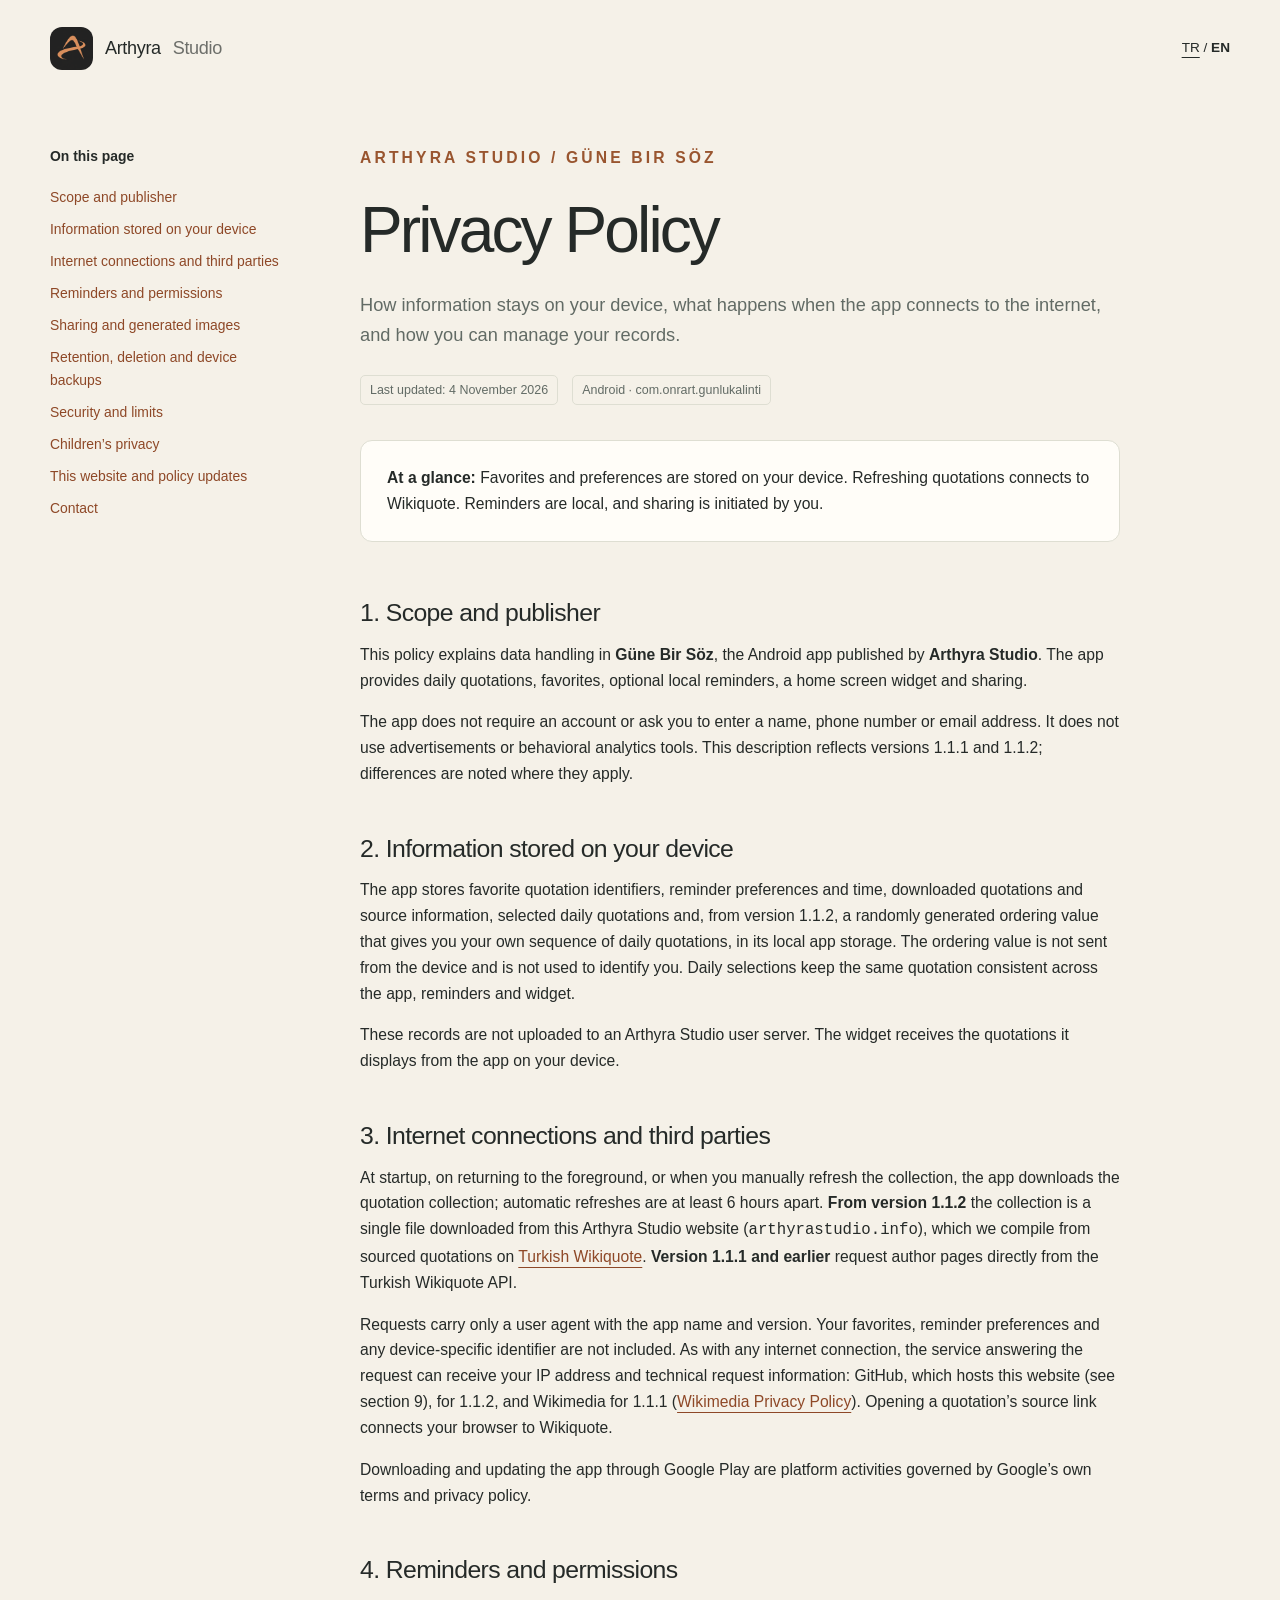
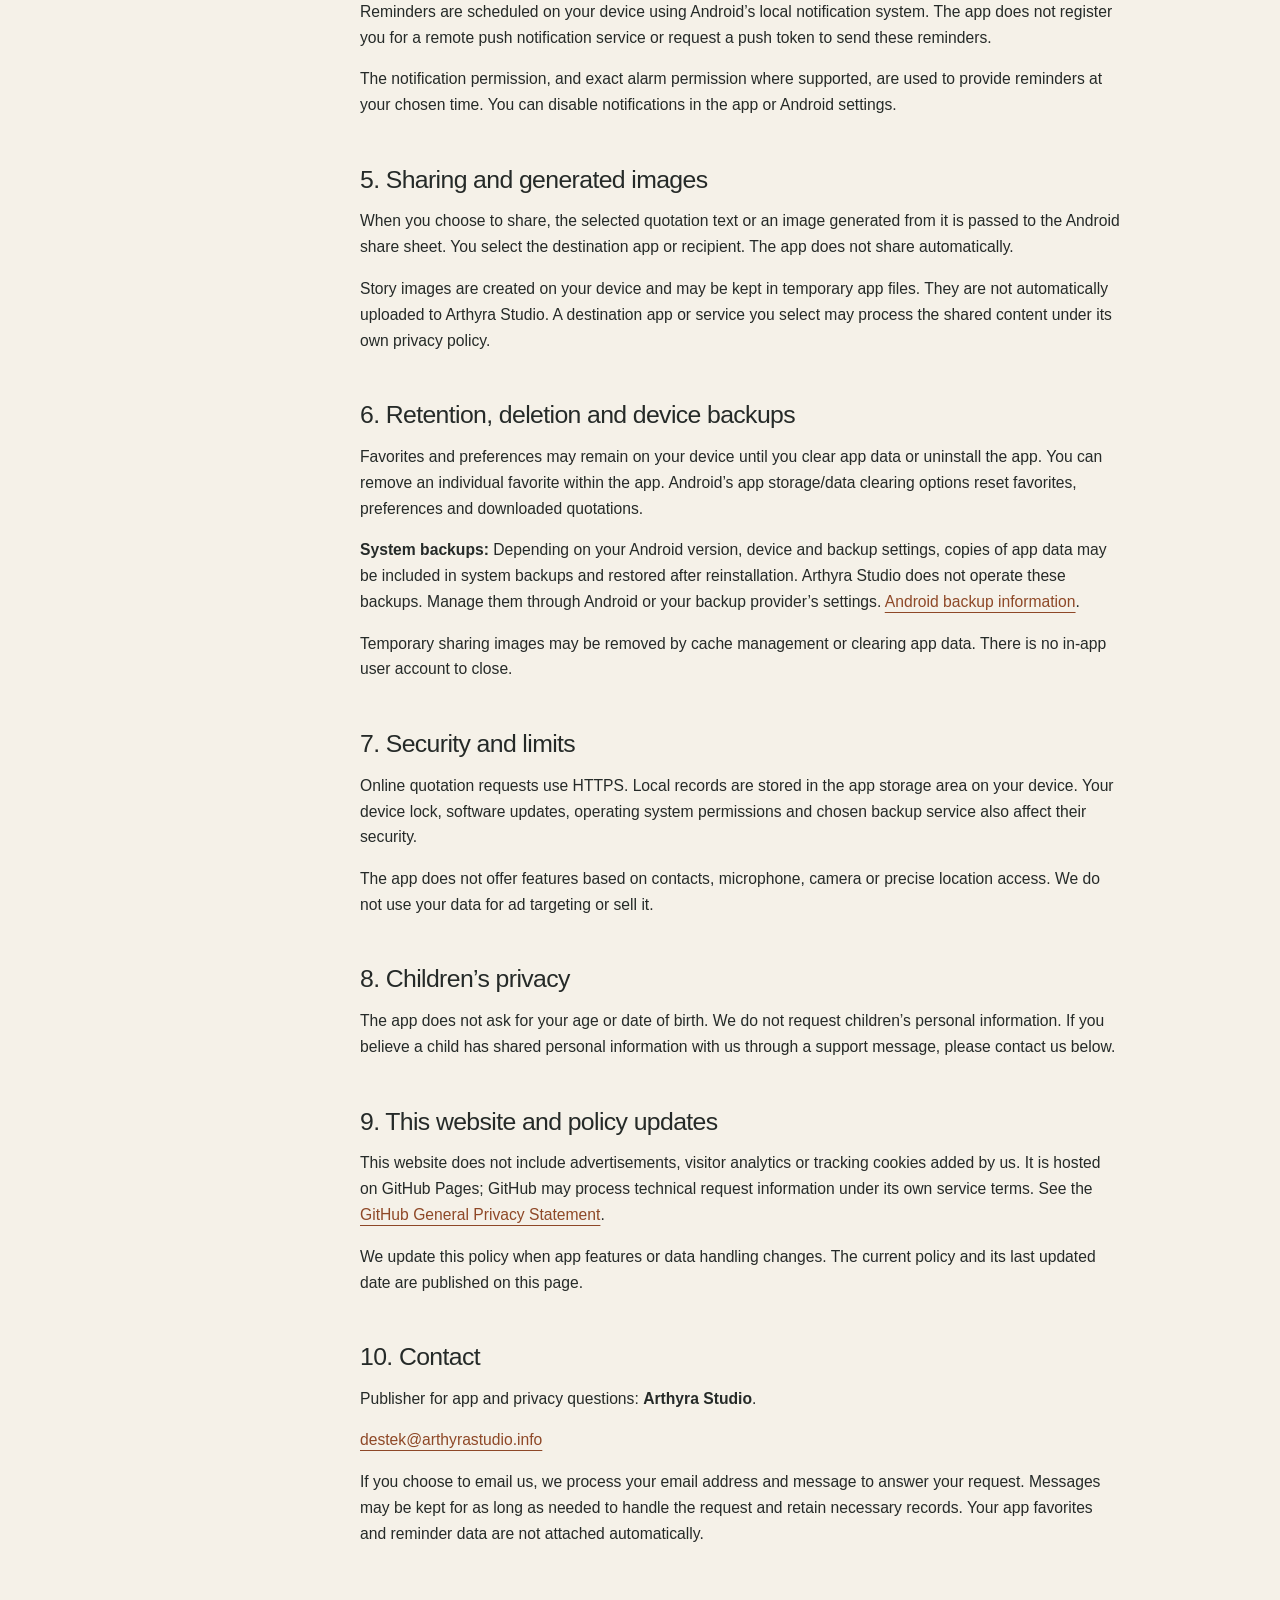
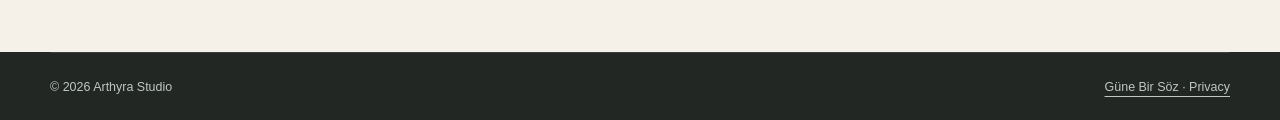
<file: docs/gunebirsoz/privacy/index.html>
<!doctype html><html lang="en"><head><meta charset="utf-8"><meta name="viewport" content="width=device-width,initial-scale=1"><title>Güne Bir Söz — Privacy Policy | Arthyra Studio</title><meta name="description" content="How information stays on your device, what happens when the app connects to the internet, and how you can manage your records."><meta name="theme-color" content="#222724"><link rel="icon" type="image/png" href="../../assets/arthyra-icon.png"><link rel="stylesheet" href="../../assets/site.css"><link rel="canonical" href="https://arthyrastudio.info/gunebirsoz/privacy/"><link rel="alternate" hreflang="tr" href="https://arthyrastudio.info/gunebirsoz/gizlilik/"><link rel="alternate" hreflang="en" href="https://arthyrastudio.info/gunebirsoz/privacy/"><link rel="alternate" hreflang="x-default" href="https://arthyrastudio.info/gunebirsoz/gizlilik/"><meta property="og:type" content="website"><meta property="og:site_name" content="Arthyra Studio"><meta property="og:title" content="Güne Bir Söz — Privacy Policy | Arthyra Studio"><meta property="og:description" content="How information stays on your device, what happens when the app connects to the internet, and how you can manage your records."><meta property="og:url" content="https://arthyrastudio.info/gunebirsoz/privacy/"><meta property="og:image" content="https://arthyrastudio.info/assets/og-image.jpg"><meta property="og:image:width" content="1200"><meta property="og:image:height" content="630"><meta property="og:image:alt" content="Arthyra Studio"><meta property="og:locale" content="en_US"><meta name="twitter:card" content="summary_large_image"></head><body><a class="skip" href="#main">Skip to content</a><header class="wrap header"><a class="brand" href="../../" aria-label="Arthyra Studio"><img src="../../assets/arthyra-icon.png" width="43" height="43" alt="">Arthyra <span>Studio</span></a><nav class="language" aria-label="Language"><a href="../gizlilik/" lang="tr">TR</a> / <a href="../privacy/" aria-current="page" lang="en">EN</a></nav></header><main class="wrap policy" id="main"><div class="policy-layout"><aside class="policy-index" aria-label="Contents"><strong>On this page</strong><a href="#scope">Scope and publisher</a><a href="#local">Information stored on your device</a><a href="#internet">Internet connections and third parties</a><a href="#notifications">Reminders and permissions</a><a href="#sharing">Sharing and generated images</a><a href="#retention">Retention, deletion and device backups</a><a href="#security">Security and limits</a><a href="#children">Children’s privacy</a><a href="#website">This website and policy updates</a><a href="#contact">Contact</a></aside><article><p class="eyebrow">Arthyra Studio / Güne Bir Söz</p><h1>Privacy Policy</h1><p class="lead">How information stays on your device, what happens when the app connects to the internet, and how you can manage your records.</p><div class="meta"><span>Last updated: 4 November 2026</span><span>Android · com.onrart.gunlukalinti</span></div><div class="summary"><p><strong>At a glance:</strong> Favorites and preferences are stored on your device. Refreshing quotations connects to Wikiquote. Reminders are local, and sharing is initiated by you.</p></div><section aria-labelledby="scope"><h2 id="scope">1. Scope and publisher</h2><p>This policy explains data handling in <strong>Güne Bir Söz</strong>, the Android app published by <strong>Arthyra Studio</strong>. The app provides daily quotations, favorites, optional local reminders, a home screen widget and sharing.</p><p>The app does not require an account or ask you to enter a name, phone number or email address. It does not use advertisements or behavioral analytics tools. This description reflects versions 1.1.1 and 1.1.2; differences are noted where they apply.</p></section><section aria-labelledby="local"><h2 id="local">2. Information stored on your device</h2><p>The app stores favorite quotation identifiers, reminder preferences and time, downloaded quotations and source information, selected daily quotations and, from version 1.1.2, a randomly generated ordering value that gives you your own sequence of daily quotations, in its local app storage. The ordering value is not sent from the device and is not used to identify you. Daily selections keep the same quotation consistent across the app, reminders and widget.</p><p>These records are not uploaded to an Arthyra Studio user server. The widget receives the quotations it displays from the app on your device.</p></section><section aria-labelledby="internet"><h2 id="internet">3. Internet connections and third parties</h2><p>At startup, on returning to the foreground, or when you manually refresh the collection, the app downloads the quotation collection; automatic refreshes are at least 6 hours apart. <strong>From version 1.1.2</strong> the collection is a single file downloaded from this Arthyra Studio website (<code>arthyrastudio.info</code>), which we compile from sourced quotations on <a href="https://tr.wikiquote.org/">Turkish Wikiquote</a>. <strong>Version 1.1.1 and earlier</strong> request author pages directly from the Turkish Wikiquote API.</p><p>Requests carry only a user agent with the app name and version. Your favorites, reminder preferences and any device-specific identifier are not included. As with any internet connection, the service answering the request can receive your IP address and technical request information: GitHub, which hosts this website (see section 9), for 1.1.2, and Wikimedia for 1.1.1 (<a href="https://foundation.wikimedia.org/wiki/Policy:Privacy_policy">Wikimedia Privacy Policy</a>). Opening a quotation’s source link connects your browser to Wikiquote.</p><p>Downloading and updating the app through Google Play are platform activities governed by Google’s own terms and privacy policy.</p></section><section aria-labelledby="notifications"><h2 id="notifications">4. Reminders and permissions</h2><p>Reminders are scheduled on your device using Android’s local notification system. The app does not register you for a remote push notification service or request a push token to send these reminders.</p><p>The notification permission, and exact alarm permission where supported, are used to provide reminders at your chosen time. You can disable notifications in the app or Android settings.</p></section><section aria-labelledby="sharing"><h2 id="sharing">5. Sharing and generated images</h2><p>When you choose to share, the selected quotation text or an image generated from it is passed to the Android share sheet. You select the destination app or recipient. The app does not share automatically.</p><p>Story images are created on your device and may be kept in temporary app files. They are not automatically uploaded to Arthyra Studio. A destination app or service you select may process the shared content under its own privacy policy.</p></section><section aria-labelledby="retention"><h2 id="retention">6. Retention, deletion and device backups</h2><p>Favorites and preferences may remain on your device until you clear app data or uninstall the app. You can remove an individual favorite within the app. Android’s app storage/data clearing options reset favorites, preferences and downloaded quotations.</p><p><strong>System backups:</strong> Depending on your Android version, device and backup settings, copies of app data may be included in system backups and restored after reinstallation. Arthyra Studio does not operate these backups. Manage them through Android or your backup provider’s settings. <a href="https://support.google.com/android/answer/2819582?hl=en">Android backup information</a>.</p><p>Temporary sharing images may be removed by cache management or clearing app data. There is no in-app user account to close.</p></section><section aria-labelledby="security"><h2 id="security">7. Security and limits</h2><p>Online quotation requests use HTTPS. Local records are stored in the app storage area on your device. Your device lock, software updates, operating system permissions and chosen backup service also affect their security.</p><p>The app does not offer features based on contacts, microphone, camera or precise location access. We do not use your data for ad targeting or sell it.</p></section><section aria-labelledby="children"><h2 id="children">8. Children’s privacy</h2><p>The app does not ask for your age or date of birth. We do not request children’s personal information. If you believe a child has shared personal information with us through a support message, please contact us below.</p></section><section aria-labelledby="website"><h2 id="website">9. This website and policy updates</h2><p>This website does not include advertisements, visitor analytics or tracking cookies added by us. It is hosted on GitHub Pages; GitHub may process technical request information under its own service terms. See the <a href="https://docs.github.com/en/site-policy/privacy-policies/github-general-privacy-statement">GitHub General Privacy Statement</a>.</p><p>We update this policy when app features or data handling changes. The current policy and its last updated date are published on this page.</p></section><section aria-labelledby="contact"><h2 id="contact">10. Contact</h2><p>Publisher for app and privacy questions: <strong>Arthyra Studio</strong>.</p><p><a href="mailto:destek@arthyrastudio.info">destek@arthyrastudio.info</a></p><p>If you choose to email us, we process your email address and message to answer your request. Messages may be kept for as long as needed to handle the request and retain necessary records. Your app favorites and reminder data are not attached automatically.</p></section></article></div></main><div class="dark"><footer class="wrap footer"><span>© 2026 Arthyra Studio</span><a href="../../gunebirsoz/privacy/">Güne Bir Söz · Privacy</a></footer></div></body></html>
</file>
<file: docs/assets/site.css>
@charset "UTF-8";
:root{--ink:#252a28;--muted:#626b65;--cream:#f5f1e8;--paper:#fffdf8;--copper:#e7aa7b;--line:#deded2;--dark:#222724;--darkmuted:#b9c2ba;color-scheme:light;font-family:Inter,"Segoe UI",Arial,sans-serif}*{box-sizing:border-box}html{scroll-behavior:smooth}body{margin:0;color:var(--ink);background:var(--cream);line-height:1.65}a{color:inherit;text-underline-offset:5px}a:focus-visible,summary:focus-visible{outline:3px solid #b7562f;outline-offset:6px}img{max-width:100%;height:auto}h1,h2,h3,p{margin-top:0}h1,h2{line-height:1.12;letter-spacing:-.045em}h1{font-size:clamp(3rem,6.6vw,6.4rem);font-weight:500}h2{font-size:clamp(2rem,4vw,3.3rem);font-weight:500}h3{font-size:1.25rem}button,a{touch-action:manipulation}.wrap{width:min(1180px,calc(100% - 64px));margin:auto}.skip{position:absolute;left:16px;top:-100px;padding:12px;background:white;color:#222;z-index:20}.skip:focus{top:16px}.draft{padding:8px 20px;background:#f0d5bc;text-align:center;color:#4e3526;font-size:.83rem}.header{display:flex;align-items:center;justify-content:space-between;gap:24px;padding:27px 0}.brand{display:inline-flex;align-items:center;gap:12px;text-decoration:none;font-size:1.13rem;letter-spacing:-.02em;white-space:nowrap}.brand img{width:43px;height:43px;border-radius:12px}.brand span{font-weight:400;opacity:.65}.nav{display:flex;flex-wrap:wrap;gap:28px;font-size:.9rem}.nav a{text-decoration:none}.nav a:hover{text-decoration:underline}.dark{background:var(--dark);color:var(--cream)}.hero{display:grid;grid-template-columns:1.35fr .75fr;align-items:center;gap:50px;padding:80px 0 105px}.eyebrow{text-transform:uppercase;letter-spacing:.2em;font-size:.72rem;font-weight:650;margin-bottom:24px;color:var(--copper)}.hero h1{max-width:800px;margin-bottom:28px}.hero h1 em{color:var(--copper);font-family:Georgia,serif;font-weight:400}.intro{max-width:560px;font-size:1.12rem;color:#c5ccc5;margin-bottom:36px}.arrowlink{display:inline-flex;align-items:center;gap:30px;text-decoration:none;border-bottom:1px solid #9cafa260;padding-bottom:10px}.arrowlink span{color:var(--copper);font-size:1.5rem}.hero-mark{border:1px solid #d0bca52b;border-radius:38px;padding:25px;background:#272727;transform:rotate(-5deg);box-shadow:0 25px 60px #0002}.hero-mark img{display:block;transform:rotate(5deg);border-radius:18px}.section{padding:86px 0}.section-head{display:flex;justify-content:space-between;align-items:end;gap:30px;margin-bottom:40px}.section-head p{max-width:360px;color:var(--muted);font-size:.95rem}.section-head h2{margin-bottom:0}.section .eyebrow,.policy .eyebrow,.notfound .eyebrow{color:#99552f}.app{display:grid;grid-template-columns:1fr 1fr;gap:70px;align-items:center;padding:46px;border:1px solid var(--line);border-radius:28px;background:var(--paper)}.app-header{display:flex;align-items:center;gap:18px;margin-bottom:22px}.app-header img{width:72px;border-radius:19px}.app-header h3{font-size:1.9rem;letter-spacing:-.04em;margin-bottom:1px}.app-header p{font-size:.85rem;color:var(--muted);margin-bottom:0}.features{list-style:none;padding:0;display:grid;grid-template-columns:1fr 1fr;gap:12px 24px;margin:25px 0 32px;font-size:.92rem}.features li:before{content:"↗";color:#a75733;margin-right:10px}.button{display:inline-block;background:var(--ink);color:var(--paper);padding:13px 21px;border-radius:8px;font-size:.9rem;text-decoration:none}.button:hover{background:#3c4840}.quote-sample{position:relative;background:#f3e9dc;padding:39px;border-radius:20px;border:1px solid #eadcc8}.quote-sample .small{font-size:.75rem;color:#8f6c53;letter-spacing:.14em;text-transform:uppercase}.quote-sample blockquote{font:clamp(1.55rem,2.5vw,2.1rem)/1.4 Georgia,serif;letter-spacing:-.02em;margin:25px 0;color:#4c392c}.quote-sample cite{font-style:normal;font-size:.9rem;color:#9b512e}.quote-caption{margin:20px 0 0;font-size:.72rem;color:#8e7f70}.principles{border-top:1px solid var(--line);display:grid;grid-template-columns:1fr 1fr 1fr;gap:45px;padding-top:36px}.number{color:#a55935;letter-spacing:.12em;font-size:.75rem}.principles h3{margin:18px 0 10px}.principles p{color:var(--muted);font-size:.94rem}.contact{padding:68px 0;display:flex;align-items:center;justify-content:space-between;gap:35px;border-top:1px solid var(--line)}.contact h2{font-size:2.3rem;margin-bottom:12px}.contact p{margin-bottom:0;color:var(--muted)}.contact-address{font-size:clamp(1rem,2.7vw,1.5rem);overflow-wrap:anywhere}.footer{padding:24px 0;border-top:1px solid #ffffff1c;display:flex;justify-content:space-between;gap:30px;color:#c0c7c0;font-size:.78rem}.footer a{color:inherit}.policy{padding:48px 0 90px}.policy-layout{display:grid;grid-template-columns:240px minmax(0,760px);gap:70px;align-items:start}.policy-index{position:sticky;top:35px;font-size:.87rem}.policy-index strong{display:block;margin-bottom:18px}.policy-index a{display:block;margin:9px 0;color:var(--muted);text-decoration:none}.policy-index a:hover{color:var(--ink);text-decoration:underline}.policy h1{font-size:clamp(2.5rem,5vw,4.4rem);margin:15px 0 23px}.policy .lead{font-size:1.14rem;color:var(--muted)}.meta{display:flex;gap:14px;flex-wrap:wrap;font-size:.78rem;color:var(--muted);margin:25px 0 35px}.meta span{border:1px solid var(--line);border-radius:5px;padding:4px 9px}.policy h2{font-size:1.55rem;letter-spacing:-.025em;padding-top:32px;margin:15px 0 15px;scroll-margin-top:25px}.policy p,.policy li{font-size:.98rem}.policy ul{padding-left:23px}.policy li{margin:9px 0}.policy a{color:#8e4827;overflow-wrap:anywhere}.summary{padding:24px 26px;background:var(--paper);border:1px solid var(--line);border-radius:12px;margin:25px 0}.summary p:last-child{margin-bottom:0}.policy .fine{font-size:.85rem;color:var(--muted)}.language{white-space:nowrap;font-size:.85rem}.language a[aria-current]{font-weight:700;text-decoration:none}.missing-contact{border-bottom:1px dashed #b15c33;padding-bottom:5px;color:#8a4f2d}.policy table{border-collapse:collapse;width:100%;font-size:.91rem;margin:22px 0}.policy th,.policy td{padding:12px 10px;text-align:left;border-bottom:1px solid var(--line);vertical-align:top}.policy th{font-weight:600}.policy th:first-child,.policy td:first-child{padding-left:0}.policy td:last-child,.policy th:last-child{padding-right:0}.notfound{padding:90px 0 120px}.notfound h1{font-size:clamp(2.5rem,5vw,4.4rem);margin:15px 0 22px}.notfound .lead{color:var(--muted);font-size:1.12rem;max-width:620px;margin-bottom:34px}.notfound .actions{display:flex;flex-wrap:wrap;gap:18px 28px;align-items:center}.notfound .actions a:not(.button){color:#8e4827}.sources{max-width:860px}.sources td:nth-child(2){font-variant-numeric:tabular-nums;white-space:nowrap}.sources td:last-child{white-space:nowrap}
@media(max-width:900px){.wrap{width:min(100% - 40px,760px)}.hero{grid-template-columns:1fr .6fr;gap:25px;padding:55px 0 70px}.hero-mark{padding:12px;border-radius:24px}.app{gap:30px;padding:28px}.policy-layout{grid-template-columns:1fr;gap:20px}.policy-index{position:static;border-bottom:1px solid var(--line);padding-bottom:18px;display:flex;flex-wrap:wrap;gap:6px 18px}.policy-index strong{width:100%;margin-bottom:4px}.policy-index a{margin:3px 0}.principles{gap:25px}.section{padding:60px 0}}
@media(max-width:640px){.header{padding:20px 0;align-items:flex-start}.brand{font-size:1rem;gap:9px}.brand img{width:35px;height:35px}.nav{gap:10px 16px;justify-content:flex-end;font-size:.8rem;max-width:150px}.hero{grid-template-columns:1fr;padding:40px 0 55px}.hero h1{font-size:3.45rem}.hero-mark{display:none}.intro{font-size:1.03rem}.section-head{display:block}.section-head p{margin-top:20px}.app{grid-template-columns:1fr;padding:23px;gap:28px}.quote-sample{padding:28px}.features{gap:10px 14px;font-size:.85rem}.principles{grid-template-columns:1fr;gap:15px}.principles h3{margin-top:9px}.contact{display:block;padding:42px 0}.contact-address{margin-top:24px}.footer{flex-direction:column;gap:8px}.policy{padding-top:23px}.policy h1{font-size:2.7rem}.policy-index{font-size:.79rem}.policy td,.policy th{font-size:.82rem;padding:10px 7px}.language{font-size:.8rem}.summary{padding:19px}.policy h2{padding-top:23px}.draft{font-size:.72rem}.policy .lead{font-size:1.03rem}}
@media(prefers-reduced-motion:reduce){html{scroll-behavior:auto}*,*:before,*:after{animation:none!important;transition:none!important}}

.game { margin-top: 24px; }
.game .features { margin-bottom: 0; }
.game-art {
  display: grid;
  justify-items: center;
  gap: 18px;
  padding: clamp(20px, 4vw, 44px);
  border: 1px solid #6e5041;
  border-radius: 20px;
  background: radial-gradient(ellipse at top, #654438, #382821 78%);
  color: #f5e7d4;
  text-align: center;
}
.game-art-label {
  color: #eac19c;
  font-size: .72rem;
  letter-spacing: .14em;
  text-transform: uppercase;
}
.game-art-title {
  width: 100%;
  padding: 20px 0;
  border-block: 1px solid #eac19c66;
  font: 500 clamp(1.8rem, 4.3vw, 3.45rem)/1.05 Georgia, serif;
}
</file>
